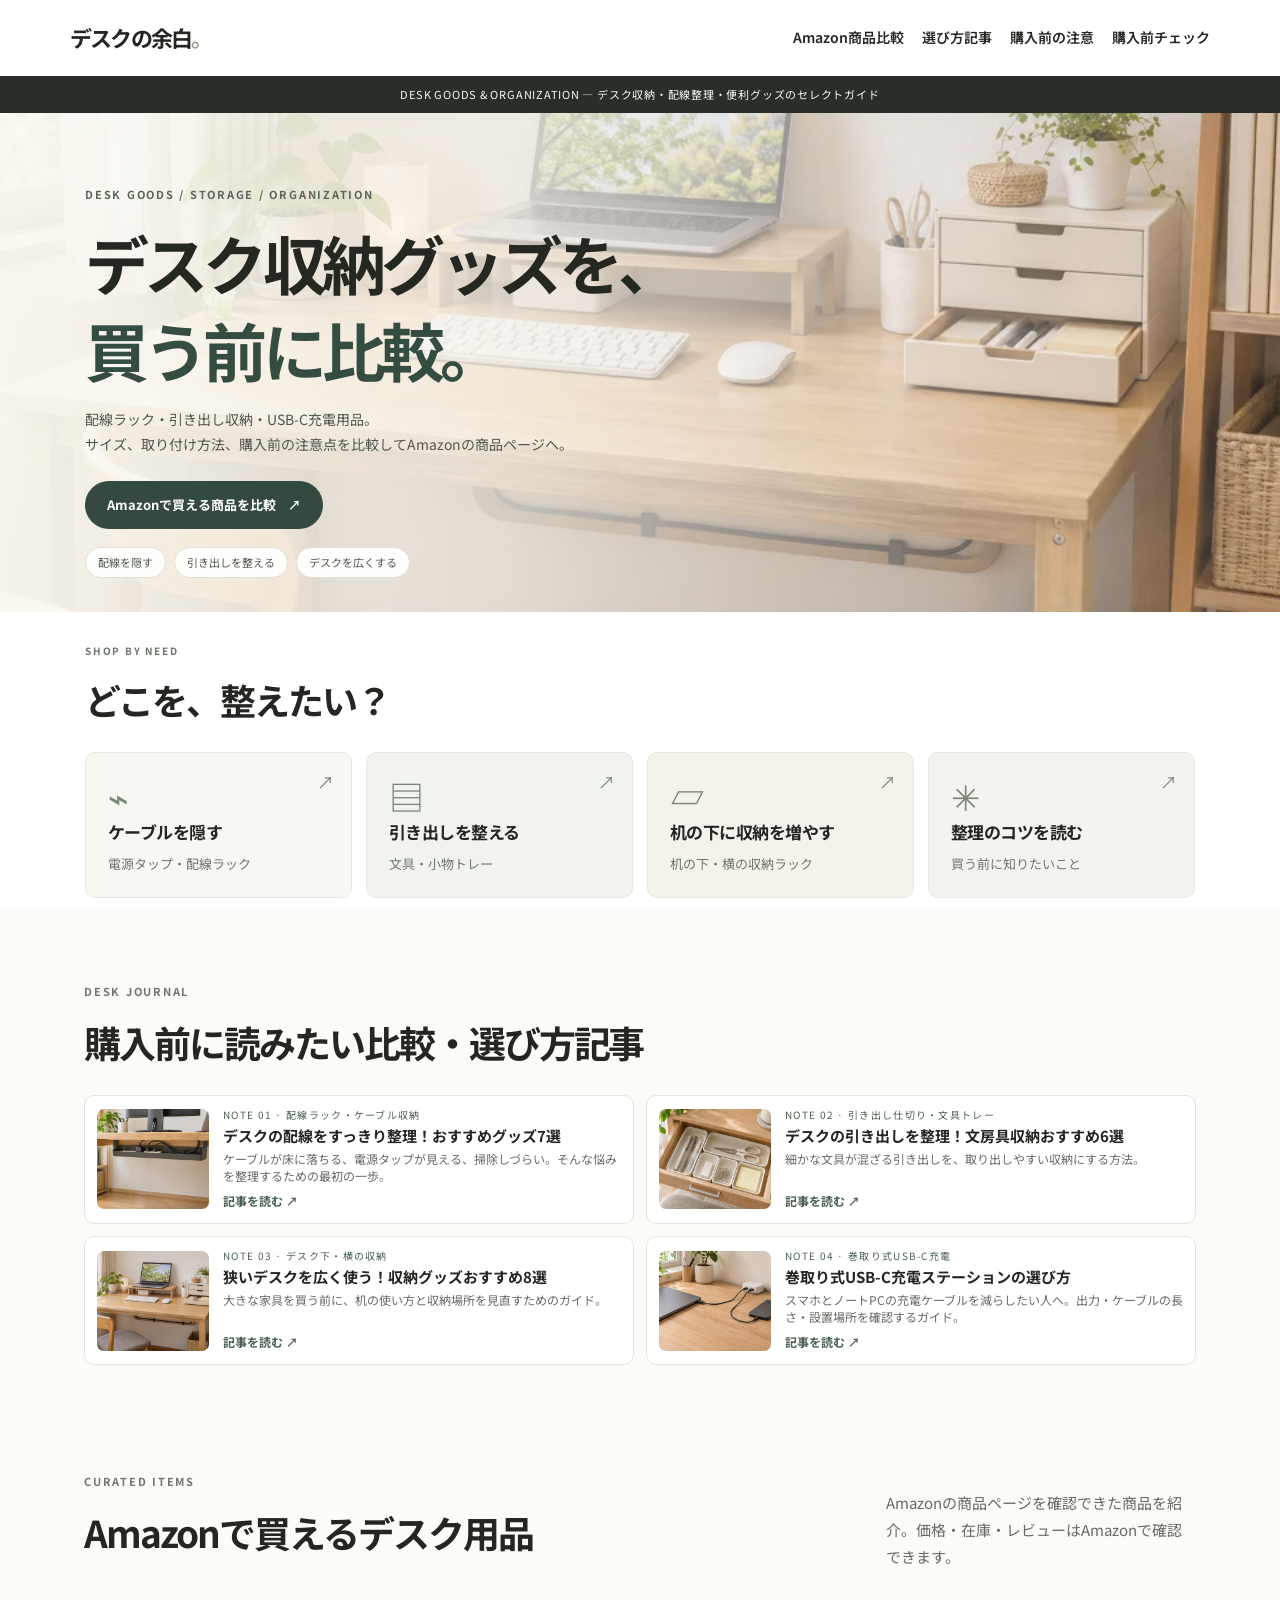
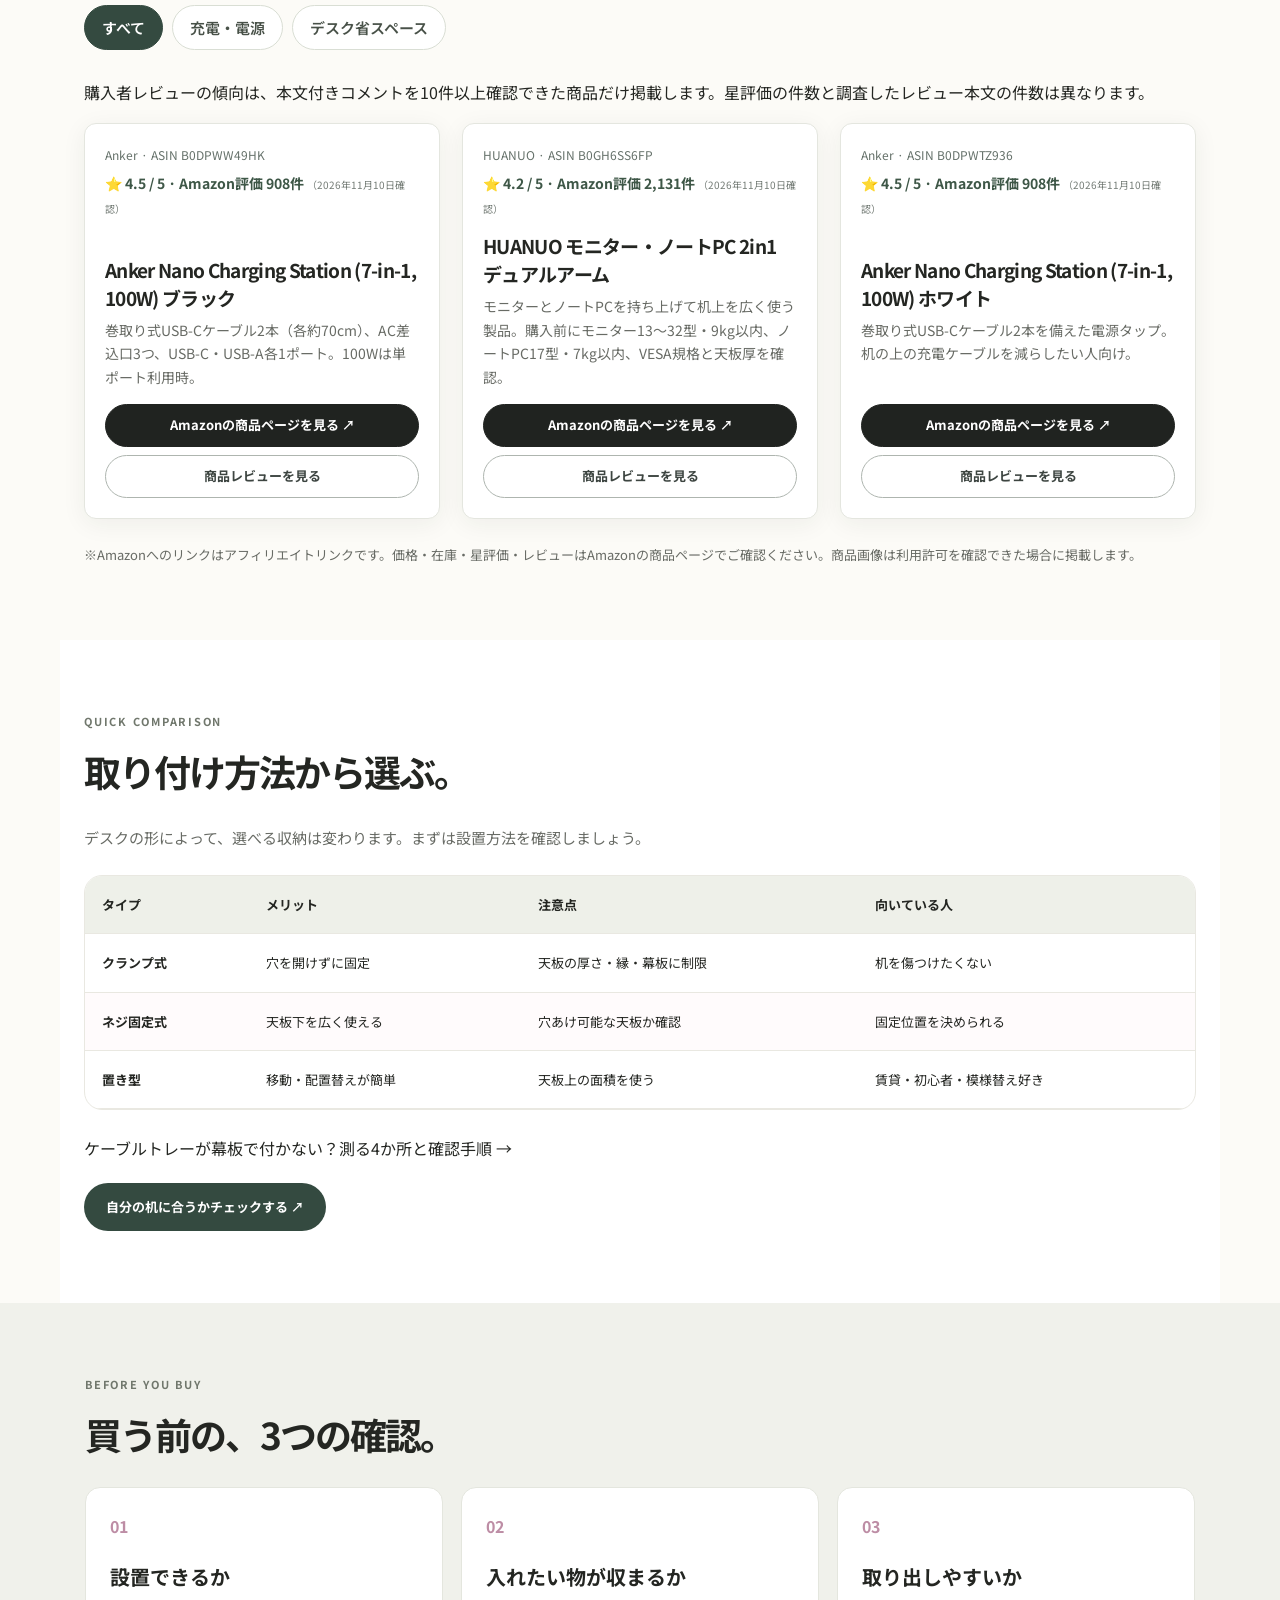
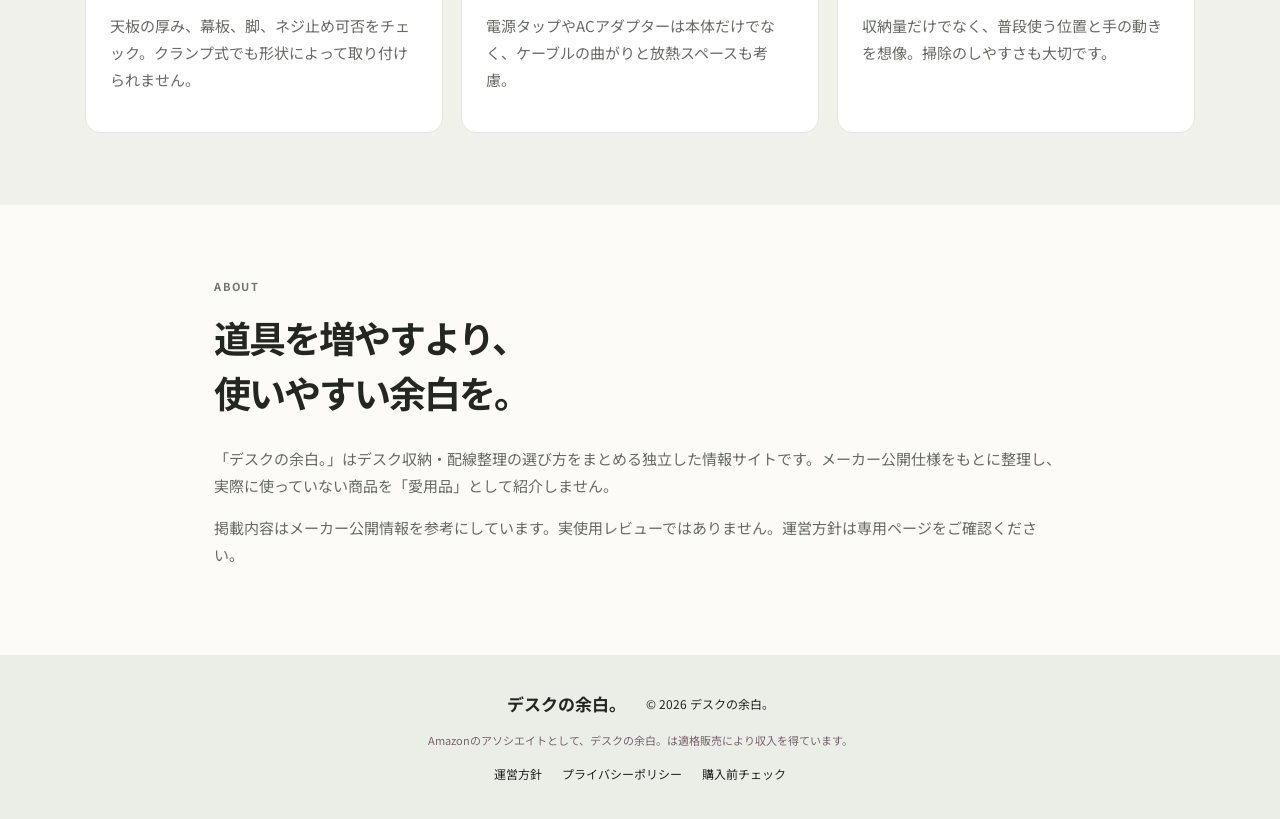
<file: index.html>
<!DOCTYPE html>

<html lang="ja"><head><meta charset="utf-8"/><meta content="width=device-width,initial-scale=1" name="viewport"/><meta content="デスクの配線整理、狭い机の収納、引き出し整理に役立つおすすめグッズを比較。設置条件や選び方を分かりやすく紹介する「デスクの余白。」。" name="description"/><title>デスク収納・配線整理のおすすめ商品比較｜デスクの余白。</title><link href="style.css" rel="stylesheet"/><!-- Cloudflare Web Analytics --><script type='module' src='https://static.cloudflareinsights.com/beacon.min.js' data-cf-beacon='{"token": "b279277d8dfe49c0ad2bdf793476e3ce"}'></script><!-- End Cloudflare Web Analytics --><script type="application/ld+json">{"@context": "https://schema.org", "@type": "WebSite", "name": "デスクの余白。", "url": "https://desk-no-yohaku.pages.dev/", "inLanguage": "ja", "description": "デスクの配線整理、狭い机の収納、引き出し整理に役立つおすすめグッズを比較。設置条件や選び方を分かりやすく紹介する「デスクの余白。」。"}</script><link rel="canonical" href="https://desk-no-yohaku.pages.dev/"></head><body><header class="site-header"><a class="brand" href="./">デスクの余白<span>。</span></a><nav><a href="#products">Amazon商品比較</a><a href="#articles">選び方記事</a><a href="#guide">購入前の注意</a><a href="/check">購入前チェック</a></nav></header><main><div class="announcement">DESK GOODS & ORGANIZATION — デスク収納・配線整理・便利グッズのセレクトガイド</div><section class="hero hero-photo"><div class="hero-photo-image" aria-hidden="true"></div><div class="hero-photo-shade" aria-hidden="true"></div><div class="eyebrow">DESK GOODS / STORAGE / ORGANIZATION</div><h1>デスク収納グッズを、<br/><em>買う前に比較。</em></h1><p>配線ラック・引き出し収納・USB-C充電用品。<br/>サイズ、取り付け方法、購入前の注意点を比較してAmazonの商品ページへ。</p><a class="hero-cta" href="#products">Amazonで買える商品を比較 <span>↗</span></a><div class="hero-bottom"><span>配線を隠す</span><span>引き出しを整える</span><span>デスクを広くする</span></div></section><section class="shop-paths" aria-label="デスク用品の探し方"><div class="shop-paths-inner"><div class="shop-kicker">SHOP BY NEED</div><h2>どこを、整えたい？</h2><div class="path-grid"><a href="/notes/cable-goods-7"><span class="path-symbol">⌁</span><strong>ケーブルを隠す</strong><small>電源タップ・配線ラック</small><span class="path-arrow">↗</span></a><a href="/notes/drawer-goods-6"><span class="path-symbol">▤</span><strong>引き出しを整える</strong><small>文具・小物トレー</small><span class="path-arrow">↗</span></a><a href="/notes/small-desk-goods-8"><span class="path-symbol">▱</span><strong>机の下に収納を増やす</strong><small>机の下・横の収納ラック</small><span class="path-arrow">↗</span></a><a href="#articles"><span class="path-symbol">✳</span><strong>整理のコツを読む</strong><small>買う前に知りたいこと</small><span class="path-arrow">↗</span></a></div></div></section><section class="section article-section" id="articles"><div class="eyebrow">DESK JOURNAL</div><h2>購入前に読みたい比較・選び方記事</h2><div class="article-grid"><a class="article-tile" href="/notes/cable-goods-7"><img class="article-thumb-photo" src="assets/cable-generated.webp" alt="机の下にまとめられたケーブルのイメージ（AI生成）" loading="lazy" decoding="async"><span class="article-number">NOTE 01 · 配線ラック・ケーブル収納</span><h3>デスクの配線をすっきり整理！おすすめグッズ7選</h3><p>ケーブルが床に落ちる、電源タップが見える、掃除しづらい。そんな悩みを整理するための最初の一歩。</p><span class="read-more">記事を読む ↗</span></a><a class="article-tile" href="/notes/drawer-goods-6"><img class="article-thumb-photo" src="assets/drawer-generated.webp" alt="文房具を並べたデスクのイメージ（AI生成）" loading="lazy" decoding="async"><span class="article-number">NOTE 02 · 引き出し仕切り・文具トレー</span><h3>デスクの引き出しを整理！文房具収納おすすめ6選</h3><p>細かな文具が混ざる引き出しを、取り出しやすい収納にする方法。</p><span class="read-more">記事を読む ↗</span></a><a class="article-tile" href="/notes/small-desk-goods-8"><img class="article-thumb-photo" src="assets/small-desk-generated.webp" alt="棚を使ったデスク収納のイメージ（AI生成）" loading="lazy" decoding="async"><span class="article-number">NOTE 03 · デスク下・横の収納</span><h3>狭いデスクを広く使う！収納グッズおすすめ8選</h3><p>大きな家具を買う前に、机の使い方と収納場所を見直すためのガイド。</p><span class="read-more">記事を読む ↗</span></a><a class="article-tile" href="/notes/retractable-usbc-charging"><img class="article-thumb-photo" src="assets/charging-generated.webp" alt="デスクのUSB充電設備のイメージ（AI生成）" loading="lazy" decoding="async"><span class="article-number">NOTE 04 · 巻取り式USB-C充電</span><h3>巻取り式USB-C充電ステーションの選び方</h3><p>スマホとノートPCの充電ケーブルを減らしたい人へ。出力・ケーブルの長さ・設置場所を確認するガイド。</p><span class="read-more">記事を読む ↗</span></a></div></section><section class="section" id="products"><div class="section-top"><div><div class="eyebrow">CURATED ITEMS</div><h2>Amazonで買えるデスク用品</h2></div><p>Amazonの商品ページを確認できた商品を紹介。価格・在庫・レビューはAmazonで確認できます。</p></div><div aria-label="商品カテゴリ" class="filters" role="group"><button class="active" data-filter="すべて">すべて</button><button data-filter="充電">充電・電源</button><button data-filter="小物">デスク省スペース</button></div><p class="review-policy-note">購入者レビューの傾向は、本文付きコメントを10件以上確認できた商品だけ掲載します。星評価の件数と調査したレビュー本文の件数は異なります。</p><div class="products"><article class="product" data-category="充電"><div class="product-body"><div class="micro">Anker · ASIN B0DPWW49HK</div><p class="rating-evidence">⭐ 4.5 / 5 · Amazon評価 908件 <small>（2026年11月10日確認）</small></p><h3>Anker Nano Charging Station (7-in-1, 100W) ブラック</h3><p>巻取り式USB-Cケーブル2本（各約70cm）、AC差込口3つ、USB-C・USB-A各1ポート。100Wは単ポート利用時。</p><div class="actions amazon-actions"><a class="primary" href="https://www.amazon.co.jp/dp/B0DPWW49HK?tag=moon12-22" rel="sponsored noopener noreferrer" target="_blank">Amazonの商品ページを見る ↗</a><a class="secondary" href="https://www.amazon.co.jp/dp/B0DPWW49HK?tag=moon12-22#customerReviews" rel="sponsored noopener noreferrer" target="_blank">商品レビューを見る</a></div></div></article><article class="product" data-category="小物"><div class="product-body"><div class="micro">HUANUO · ASIN B0GH6SS6FP</div><p class="rating-evidence">⭐ 4.2 / 5 · Amazon評価 2,131件 <small>（2026年11月10日確認）</small></p><h3>HUANUO モニター・ノートPC 2in1 デュアルアーム</h3><p>モニターとノートPCを持ち上げて机上を広く使う製品。購入前にモニター13〜32型・9kg以内、ノートPC17型・7kg以内、VESA規格と天板厚を確認。</p><div class="actions amazon-actions"><a class="primary" href="https://www.amazon.co.jp/dp/B0GH6SS6FP?tag=moon12-22" rel="sponsored noopener noreferrer" target="_blank">Amazonの商品ページを見る ↗</a><a class="secondary" href="https://www.amazon.co.jp/dp/B0GH6SS6FP?tag=moon12-22#customerReviews" rel="sponsored noopener noreferrer" target="_blank">商品レビューを見る</a></div></div></article><article class="product" data-category="充電"><div class="product-body"><div class="micro">Anker · ASIN B0DPWTZ936</div><p class="rating-evidence">⭐ 4.5 / 5 · Amazon評価 908件 <small>（2026年11月10日確認）</small></p><h3>Anker Nano Charging Station (7-in-1, 100W) ホワイト</h3><p>巻取り式USB-Cケーブル2本を備えた電源タップ。机の上の充電ケーブルを減らしたい人向け。</p><div class="actions amazon-actions"><a class="primary" href="https://www.amazon.co.jp/dp/B0DPWTZ936?tag=moon12-22" rel="sponsored noopener noreferrer" target="_blank">Amazonの商品ページを見る ↗</a><a class="secondary" href="https://www.amazon.co.jp/dp/B0DPWTZ936?tag=moon12-22#customerReviews" rel="sponsored noopener noreferrer" target="_blank">商品レビューを見る</a></div></div></article></div><p class="disclaimer">※Amazonへのリンクはアフィリエイトリンクです。価格・在庫・星評価・レビューはAmazonの商品ページでご確認ください。商品画像は利用許可を確認できた場合に掲載します。</p></section><section class="section comparison" id="compare"><div class="eyebrow">QUICK COMPARISON</div><h2>取り付け方法から選ぶ。</h2><p class="comparison-lead">デスクの形によって、選べる収納は変わります。まずは設置方法を確認しましょう。</p><div class="table-scroll"><table class="compare-table"><thead><tr><th>タイプ</th><th>メリット</th><th>注意点</th><th>向いている人</th></tr></thead><tbody><tr><th>クランプ式</th><td>穴を開けずに固定</td><td>天板の厚さ・縁・幕板に制限</td><td>机を傷つけたくない</td></tr><tr><th>ネジ固定式</th><td>天板下を広く使える</td><td>穴あけ可能な天板か確認</td><td>固定位置を決められる</td></tr><tr><th>置き型</th><td>移動・配置替えが簡単</td><td>天板上の面積を使う</td><td>賃貸・初心者・模様替え好き</td></tr></tbody></table></div><p><a href="/notes/cable-management#tray-fit">ケーブルトレーが幕板で付かない？測る4か所と確認手順 →</a></p><a class="check-cta" href="/check">自分の机に合うかチェックする ↗</a></section><section class="section guide" id="guide"><div class="eyebrow">BEFORE YOU BUY</div><h2>買う前の、3つの確認。</h2><div class="steps"><article><span>01</span><h3>設置できるか</h3><p>天板の厚み、幕板、脚、ネジ止め可否をチェック。クランプ式でも形状によって取り付けられません。</p></article><article><span>02</span><h3>入れたい物が収まるか</h3><p>電源タップやACアダプターは本体だけでなく、ケーブルの曲がりと放熱スペースも考慮。</p></article><article><span>03</span><h3>取り出しやすいか</h3><p>収納量だけでなく、普段使う位置と手の動きを想像。掃除のしやすさも大切です。</p></article></div></section><section class="section about" id="about"><div class="eyebrow">ABOUT</div><h2>道具を増やすより、<br/>使いやすい余白を。</h2><p>「デスクの余白。」はデスク収納・配線整理の選び方をまとめる独立した情報サイトです。メーカー公開仕様をもとに整理し、実際に使っていない商品を「愛用品」として紹介しません。</p><p>掲載内容はメーカー公開情報を参考にしています。実使用レビューではありません。運営方針は専用ページをご確認ください。</p></section></main><footer><strong>デスクの余白。</strong><span>© 2026 デスクの余白。</span><small>Amazonのアソシエイトとして、デスクの余白。は適格販売により収入を得ています。</small><a href="/about">運営方針</a> <a href="/privacy">プライバシーポリシー</a><a href="/check">購入前チェック</a></footer><script src="script.js"></script></body></html>
</file>
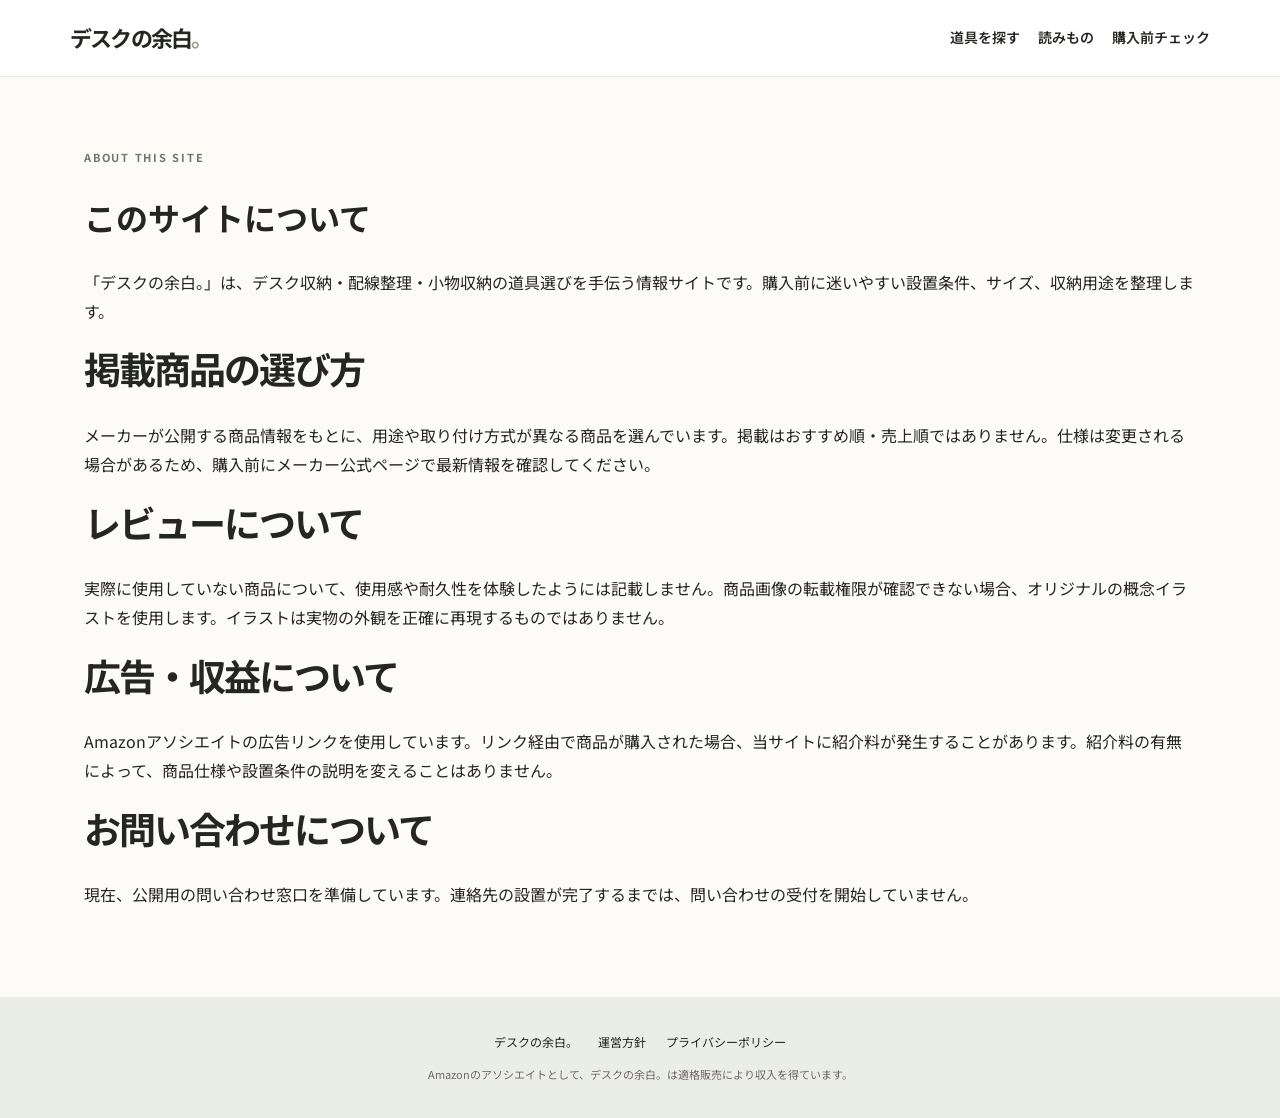
<file: about.html>
<!doctype html><html lang="ja"><head><meta charset="utf-8"><meta name="viewport" content="width=device-width,initial-scale=1"><meta name="description" content="デスク収納用品の比較・選び方を、メーカー公表情報と設置条件に基づいて紹介します。"><title>運営方針｜デスクの余白。</title><link rel="stylesheet" href="style.css"><script type="application/ld+json">{"@context": "https://schema.org", "@type": "AboutPage", "name": "このサイトについて", "url": "https://desk-no-yohaku.pages.dev/about", "inLanguage": "ja", "description": "デスク収納用品の比較・選び方を、メーカー公表情報と設置条件に基づいて紹介します。"}</script><link rel="canonical" href="https://desk-no-yohaku.pages.dev/about"></head><body><header class="site-header"><a class="brand" href="./">デスクの余白<span>。</span></a><nav><a href="./#products">道具を探す</a><a href="./#articles">読みもの</a><a href="/check">購入前チェック</a></nav></header><main class="section extra-page"><div class="eyebrow">ABOUT THIS SITE</div><h1>このサイトについて</h1><p>「デスクの余白。」は、デスク収納・配線整理・小物収納の道具選びを手伝う情報サイトです。購入前に迷いやすい設置条件、サイズ、収納用途を整理します。</p><h2>掲載商品の選び方</h2><p>メーカーが公開する商品情報をもとに、用途や取り付け方式が異なる商品を選んでいます。掲載はおすすめ順・売上順ではありません。仕様は変更される場合があるため、購入前にメーカー公式ページで最新情報を確認してください。</p><h2>レビューについて</h2><p>実際に使用していない商品について、使用感や耐久性を体験したようには記載しません。商品画像の転載権限が確認できない場合、オリジナルの概念イラストを使用します。イラストは実物の外観を正確に再現するものではありません。</p><h2>広告・収益について</h2><p>Amazonアソシエイトの広告リンクを使用しています。リンク経由で商品が購入された場合、当サイトに紹介料が発生することがあります。紹介料の有無によって、商品仕様や設置条件の説明を変えることはありません。</p><h2>お問い合わせについて</h2><p>現在、公開用の問い合わせ窓口を準備しています。連絡先の設置が完了するまでは、問い合わせの受付を開始していません。</p></main><footer><a href="./">デスクの余白。</a><a href="/about">運営方針</a><a href="/privacy">プライバシーポリシー</a><small>Amazonのアソシエイトとして、デスクの余白。は適格販売により収入を得ています。</small></footer><!-- Cloudflare Web Analytics --><script type='module' src='https://static.cloudflareinsights.com/beacon.min.js' data-cf-beacon='{"token": "b279277d8dfe49c0ad2bdf793476e3ce"}'></script><!-- End Cloudflare Web Analytics --></body></html>
</file>
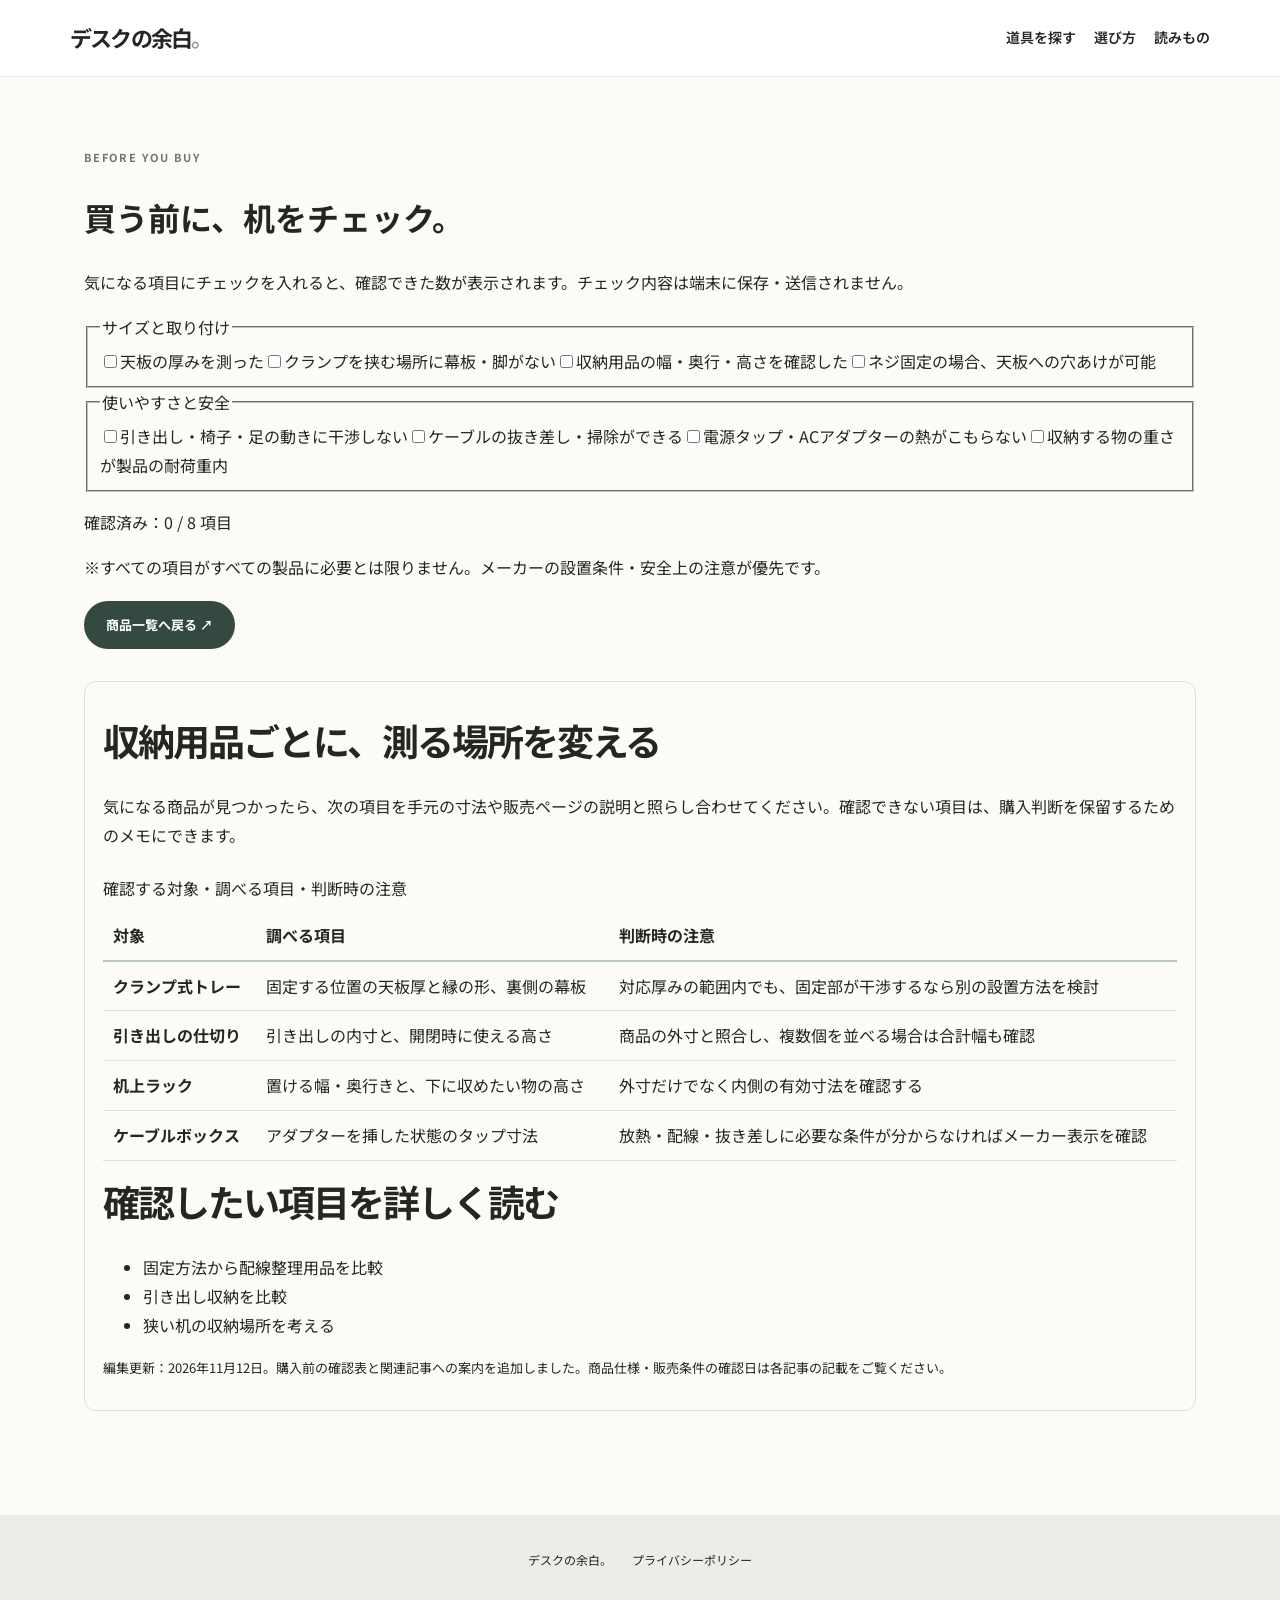
<file: check.html>
<!doctype html><html lang="ja"><head><meta charset="utf-8"><meta name="viewport" content="width=device-width,initial-scale=1"><meta name="description" content="デスク収納を購入する前に、天板サイズ・固定方法・電源周りを確認する無料チェックリスト。"><title>購入前チェックリスト｜デスクの余白。</title><link rel="stylesheet" href="style.css"><script type="application/ld+json">{"@context": "https://schema.org", "@type": "WebPage", "name": "買う前に、机をチェック。", "url": "https://desk-no-yohaku.pages.dev/check", "inLanguage": "ja", "description": "デスク収納を購入する前に、天板サイズ・固定方法・電源周りを確認する無料チェックリスト。"}</script><link rel="canonical" href="https://desk-no-yohaku.pages.dev/check"></head><body><header class="site-header"><a class="brand" href="./">デスクの余白<span>。</span></a><nav><a href="./#products">道具を探す</a><a href="./#guide">選び方</a><a href="./#articles">読みもの</a></nav></header><main class="section checklist"><div class="eyebrow">BEFORE YOU BUY</div><h1>買う前に、机をチェック。</h1><p>気になる項目にチェックを入れると、確認できた数が表示されます。チェック内容は端末に保存・送信されません。</p><form id="check-form"><fieldset><legend>サイズと取り付け</legend><label><input type="checkbox">天板の厚みを測った</label><label><input type="checkbox">クランプを挟む場所に幕板・脚がない</label><label><input type="checkbox">収納用品の幅・奥行・高さを確認した</label><label><input type="checkbox">ネジ固定の場合、天板への穴あけが可能</label></fieldset><fieldset><legend>使いやすさと安全</legend><label><input type="checkbox">引き出し・椅子・足の動きに干渉しない</label><label><input type="checkbox">ケーブルの抜き差し・掃除ができる</label><label><input type="checkbox">電源タップ・ACアダプターの熱がこもらない</label><label><input type="checkbox">収納する物の重さが製品の耐荷重内</label></fieldset></form><p class="check-result" role="status" aria-live="polite">確認済み：<span id="done">0</span> / 8 項目</p><p class="note">※すべての項目がすべての製品に必要とは限りません。メーカーの設置条件・安全上の注意が優先です。</p><a class="check-cta" href="./#products">商品一覧へ戻る ↗</a><section id="purchase-comparison" style="margin:32px 0;padding:18px;border:1px solid #dce3de;border-radius:12px"><h2>収納用品ごとに、測る場所を変える</h2><p>気になる商品が見つかったら、次の項目を手元の寸法や販売ページの説明と照らし合わせてください。確認できない項目は、購入判断を保留するためのメモにできます。</p><div role="region" aria-label="購入前の確認表" tabindex="0" style="overflow-x:auto"><table style="width:100%;min-width:560px;border-collapse:collapse;text-align:left"><caption style="text-align:left;margin:8px 0">確認する対象・調べる項目・判断時の注意</caption><thead><tr><th scope="col" style="padding:10px;border-bottom:2px solid #b9c7be">対象</th><th scope="col" style="padding:10px;border-bottom:2px solid #b9c7be">調べる項目</th><th scope="col" style="padding:10px;border-bottom:2px solid #b9c7be">判断時の注意</th></tr></thead><tbody><tr><th scope="row" style="padding:10px;border-bottom:1px solid #dce3de;vertical-align:top">クランプ式トレー</th><td style="padding:10px;border-bottom:1px solid #dce3de;vertical-align:top">固定する位置の天板厚と縁の形、裏側の幕板</td><td style="padding:10px;border-bottom:1px solid #dce3de;vertical-align:top">対応厚みの範囲内でも、固定部が干渉するなら別の設置方法を検討</td></tr><tr><th scope="row" style="padding:10px;border-bottom:1px solid #dce3de;vertical-align:top">引き出しの仕切り</th><td style="padding:10px;border-bottom:1px solid #dce3de;vertical-align:top">引き出しの内寸と、開閉時に使える高さ</td><td style="padding:10px;border-bottom:1px solid #dce3de;vertical-align:top">商品の外寸と照合し、複数個を並べる場合は合計幅も確認</td></tr><tr><th scope="row" style="padding:10px;border-bottom:1px solid #dce3de;vertical-align:top">机上ラック</th><td style="padding:10px;border-bottom:1px solid #dce3de;vertical-align:top">置ける幅・奥行きと、下に収めたい物の高さ</td><td style="padding:10px;border-bottom:1px solid #dce3de;vertical-align:top">外寸だけでなく内側の有効寸法を確認する</td></tr><tr><th scope="row" style="padding:10px;border-bottom:1px solid #dce3de;vertical-align:top">ケーブルボックス</th><td style="padding:10px;border-bottom:1px solid #dce3de;vertical-align:top">アダプターを挿した状態のタップ寸法</td><td style="padding:10px;border-bottom:1px solid #dce3de;vertical-align:top">放熱・配線・抜き差しに必要な条件が分からなければメーカー表示を確認</td></tr></tbody></table></div><h2>確認したい項目を詳しく読む</h2><ul><li><a href="/notes/cable-goods-7">固定方法から配線整理用品を比較</a></li><li><a href="/notes/drawer-goods-6">引き出し収納を比較</a></li><li><a href="/notes/small-desk-goods-8">狭い机の収納場所を考える</a></li></ul><p style="font-size:13px">編集更新：2026年11月12日。購入前の確認表と関連記事への案内を追加しました。商品仕様・販売条件の確認日は各記事の記載をご覧ください。</p></section></main><footer><a href="./">デスクの余白。</a><a href="/privacy">プライバシーポリシー</a></footer><script>const boxes=[...document.querySelectorAll('#check-form input')];const out=document.querySelector('#done');boxes.forEach(x=>x.addEventListener('change',()=>{out.textContent=boxes.filter(y=>y.checked).length}));</script><!-- Cloudflare Web Analytics --><script type='module' src='https://static.cloudflareinsights.com/beacon.min.js' data-cf-beacon='{"token": "b279277d8dfe49c0ad2bdf793476e3ce"}'></script><!-- End Cloudflare Web Analytics --></body></html>
</file>
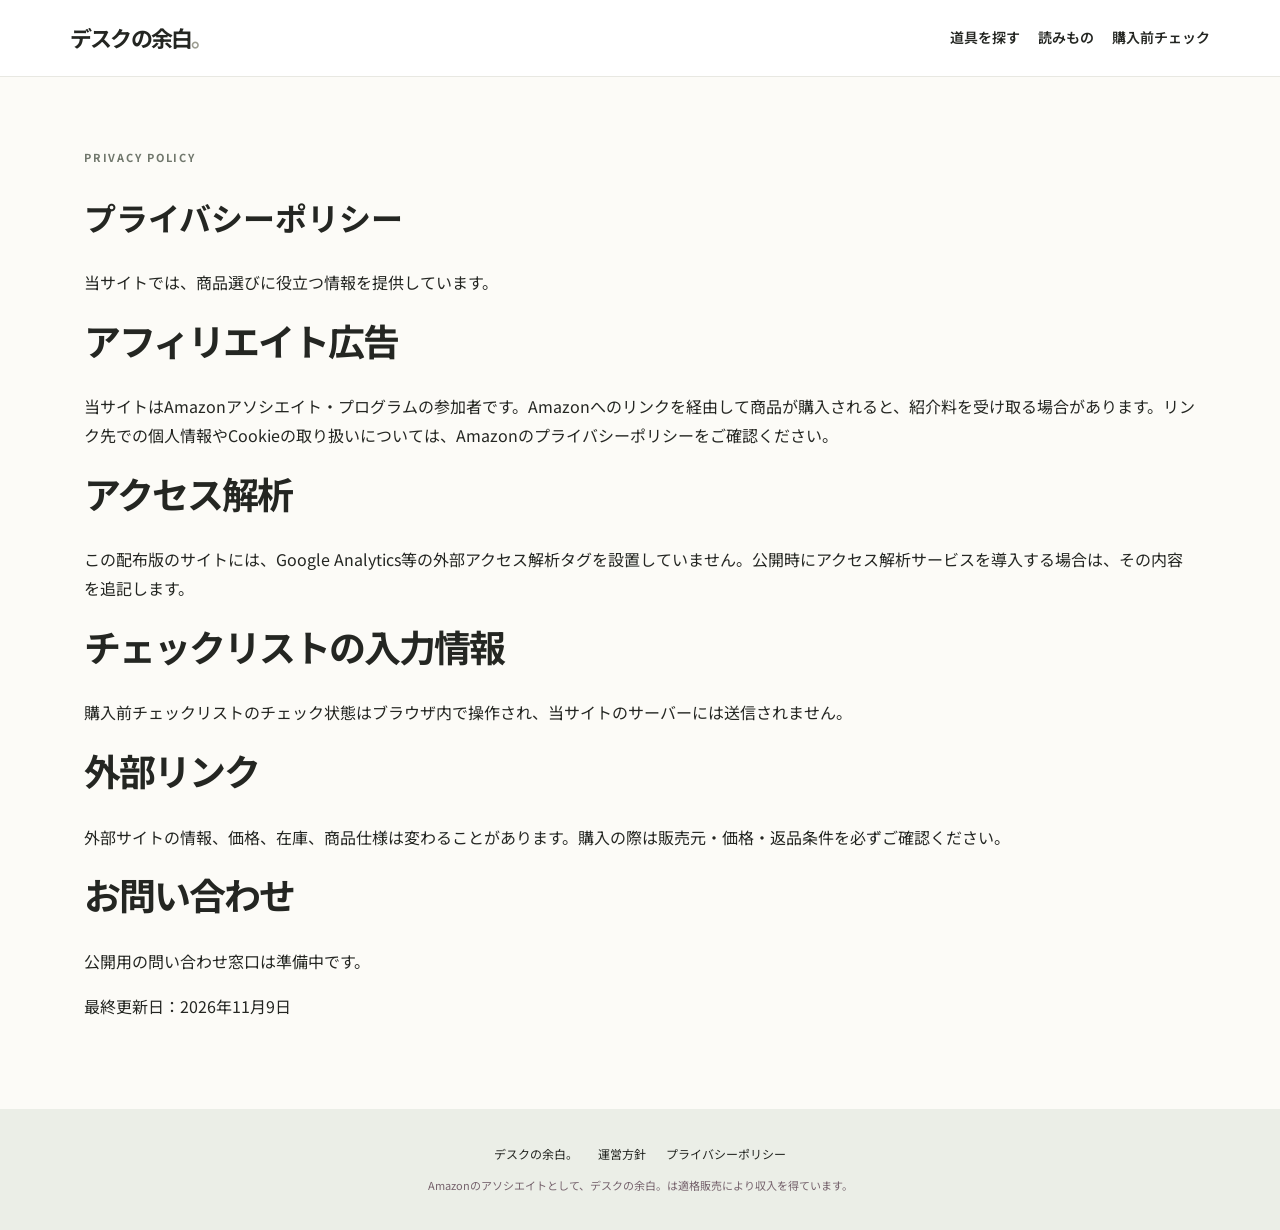
<file: privacy.html>
<!doctype html><html lang="ja"><head><meta charset="utf-8"><meta name="viewport" content="width=device-width,initial-scale=1"><meta name="description" content="デスク収納用品の比較・選び方を、メーカー公表情報と設置条件に基づいて紹介します。"><title>プライバシーポリシー｜デスクの余白。</title><link rel="stylesheet" href="style.css"><script type="application/ld+json">{"@context": "https://schema.org", "@type": "WebPage", "name": "プライバシーポリシー", "url": "https://desk-no-yohaku.pages.dev/privacy", "inLanguage": "ja", "description": "デスク収納用品の比較・選び方を、メーカー公表情報と設置条件に基づいて紹介します。"}</script><link rel="canonical" href="https://desk-no-yohaku.pages.dev/privacy"></head><body><header class="site-header"><a class="brand" href="./">デスクの余白<span>。</span></a><nav><a href="./#products">道具を探す</a><a href="./#articles">読みもの</a><a href="/check">購入前チェック</a></nav></header><main class="section extra-page"><div class="eyebrow">PRIVACY POLICY</div><h1>プライバシーポリシー</h1><p>当サイトでは、商品選びに役立つ情報を提供しています。</p><h2>アフィリエイト広告</h2><p>当サイトはAmazonアソシエイト・プログラムの参加者です。Amazonへのリンクを経由して商品が購入されると、紹介料を受け取る場合があります。リンク先での個人情報やCookieの取り扱いについては、Amazonのプライバシーポリシーをご確認ください。</p><h2>アクセス解析</h2><p>この配布版のサイトには、Google Analytics等の外部アクセス解析タグを設置していません。公開時にアクセス解析サービスを導入する場合は、その内容を追記します。</p><h2>チェックリストの入力情報</h2><p>購入前チェックリストのチェック状態はブラウザ内で操作され、当サイトのサーバーには送信されません。</p><h2>外部リンク</h2><p>外部サイトの情報、価格、在庫、商品仕様は変わることがあります。購入の際は販売元・価格・返品条件を必ずご確認ください。</p><h2>お問い合わせ</h2><p>公開用の問い合わせ窓口は準備中です。</p><p>最終更新日：2026年11月9日</p></main><footer><a href="./">デスクの余白。</a><a href="/about">運営方針</a><a href="/privacy">プライバシーポリシー</a><small>Amazonのアソシエイトとして、デスクの余白。は適格販売により収入を得ています。</small></footer><!-- Cloudflare Web Analytics --><script type='module' src='https://static.cloudflareinsights.com/beacon.min.js' data-cf-beacon='{"token": "b279277d8dfe49c0ad2bdf793476e3ce"}'></script><!-- End Cloudflare Web Analytics --></body></html>
</file>
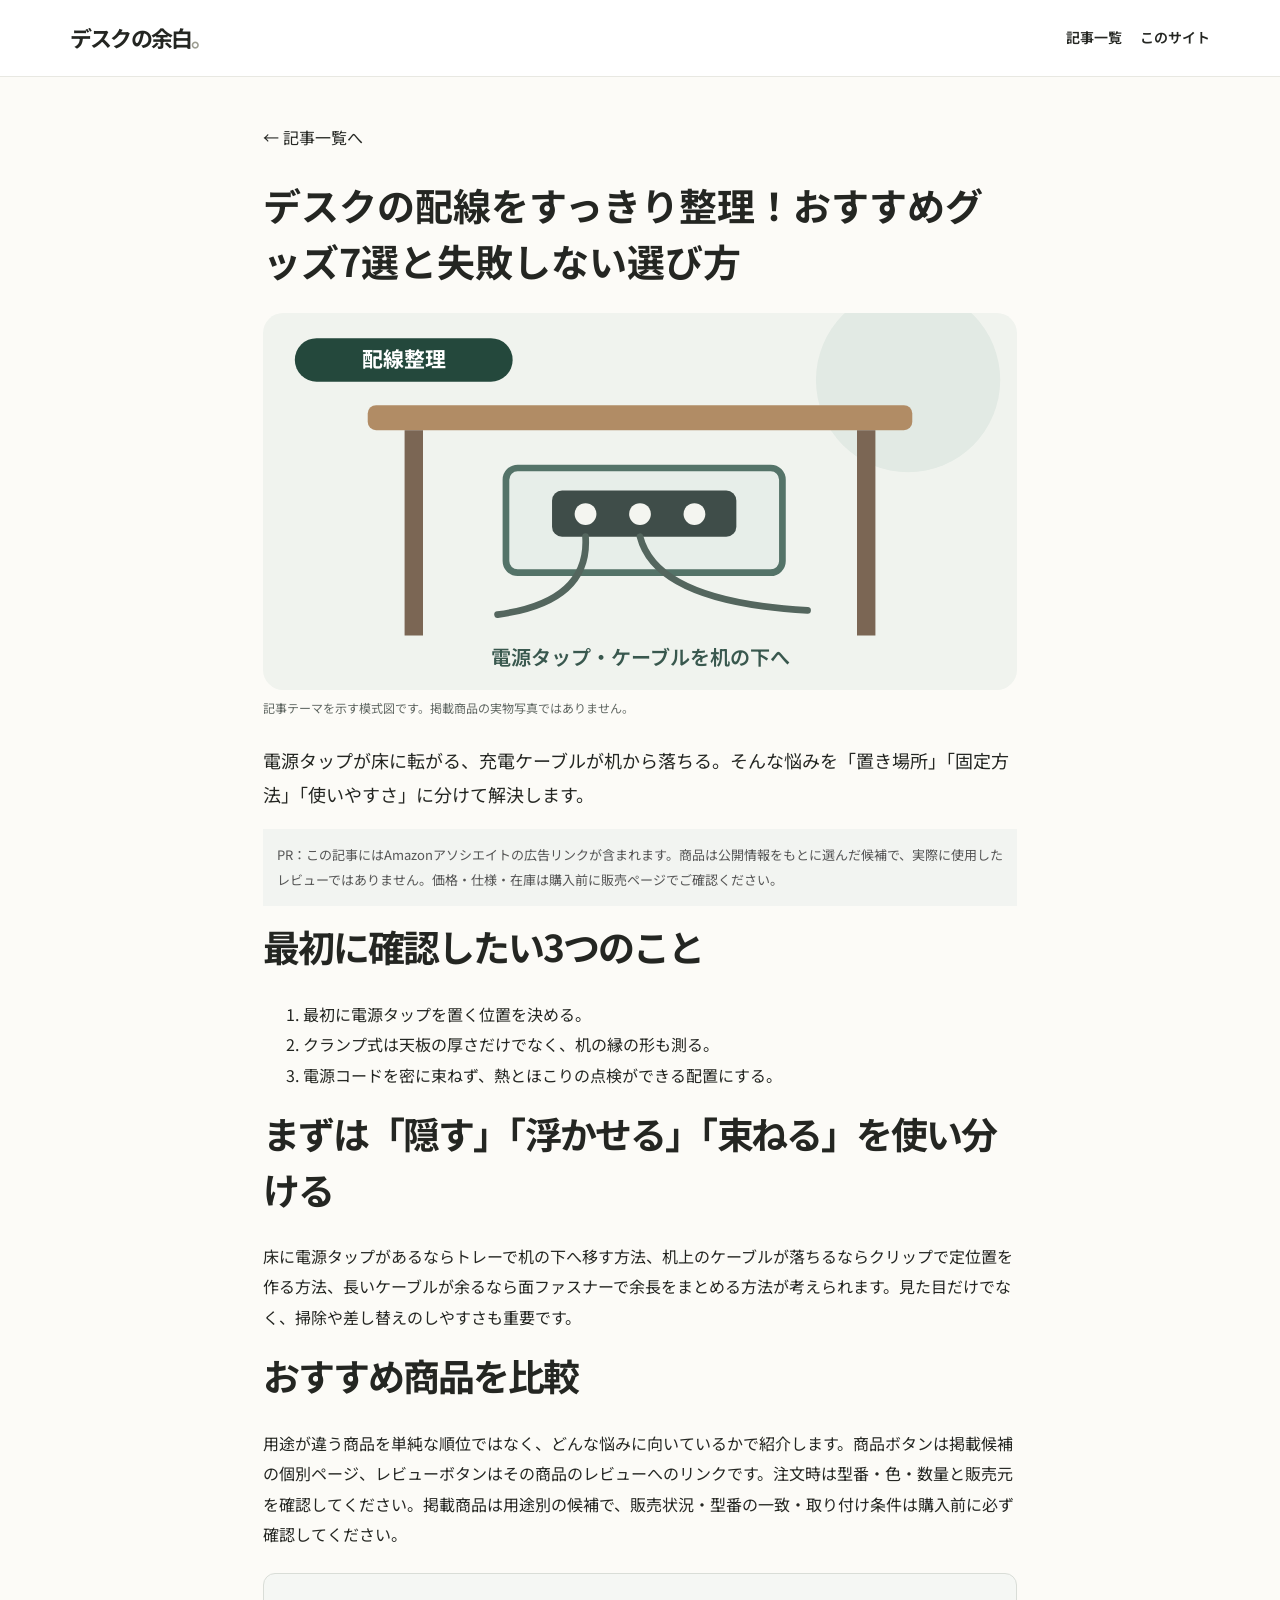
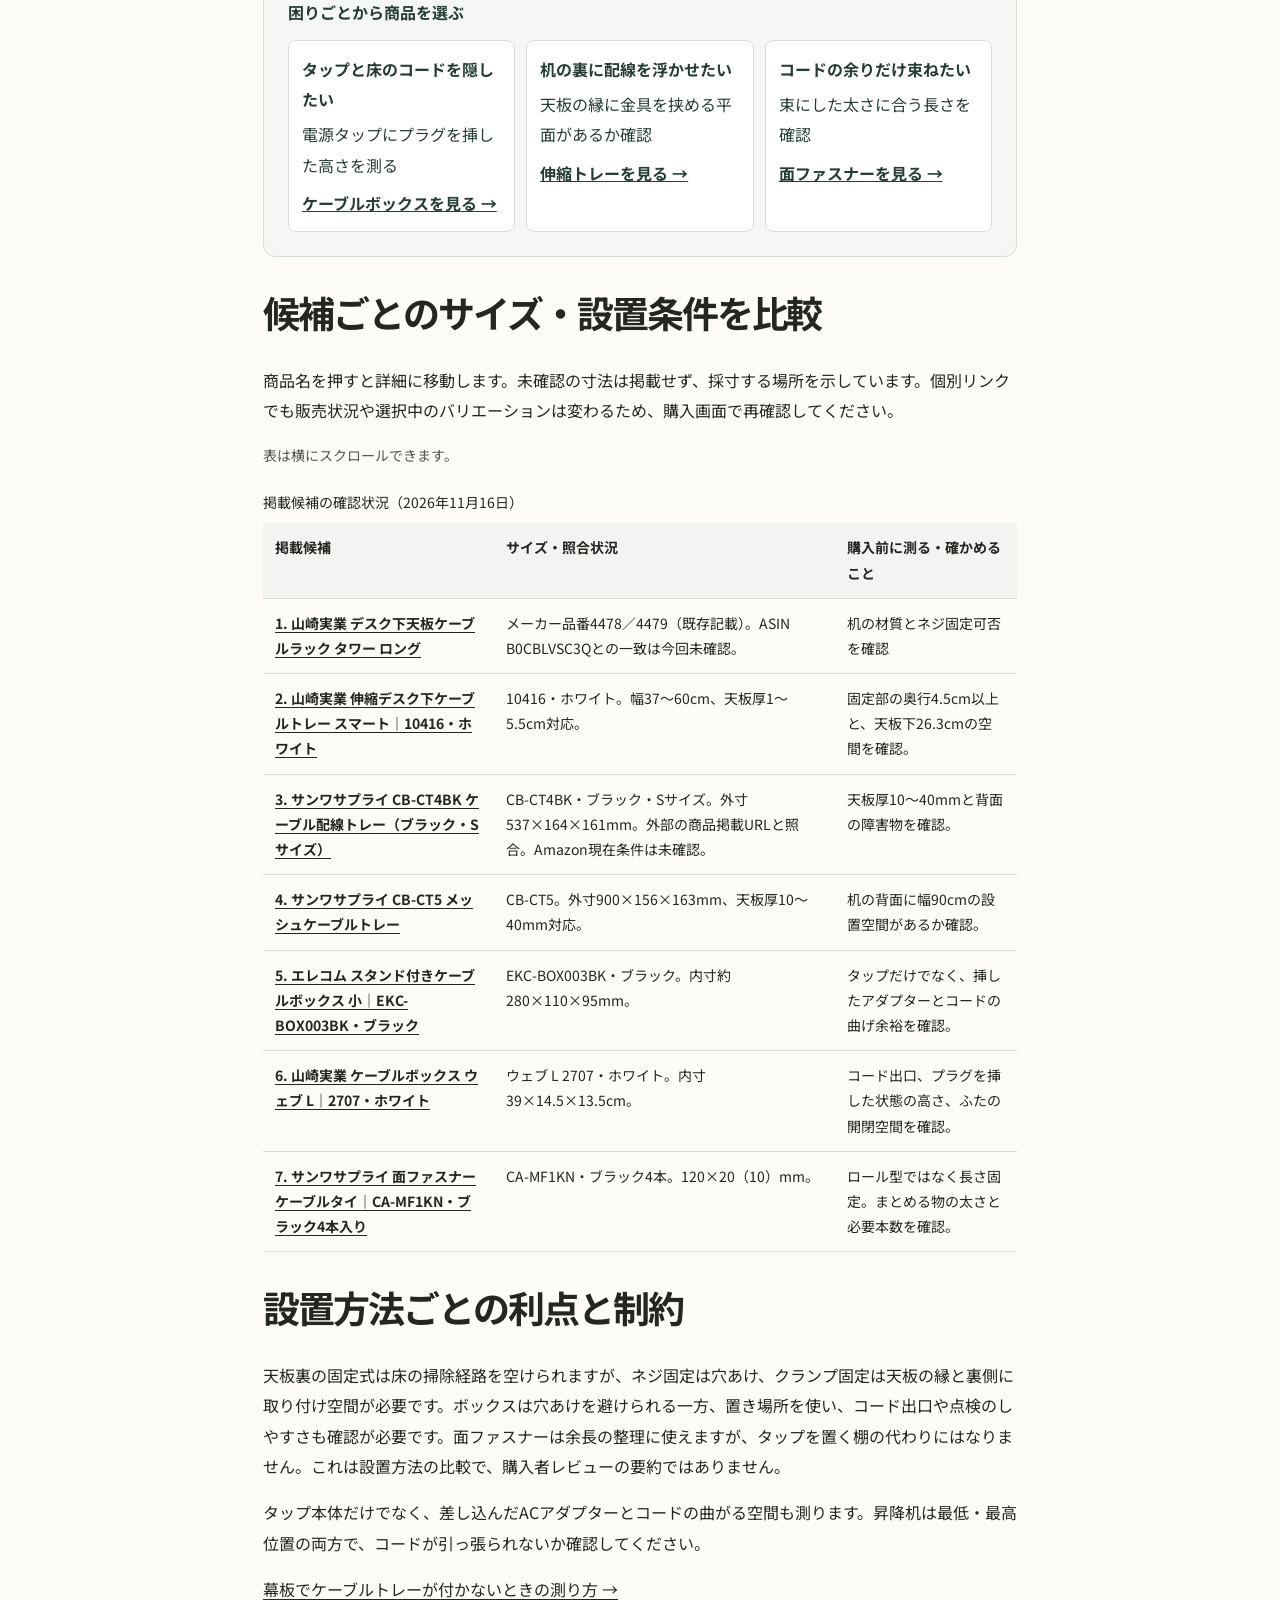
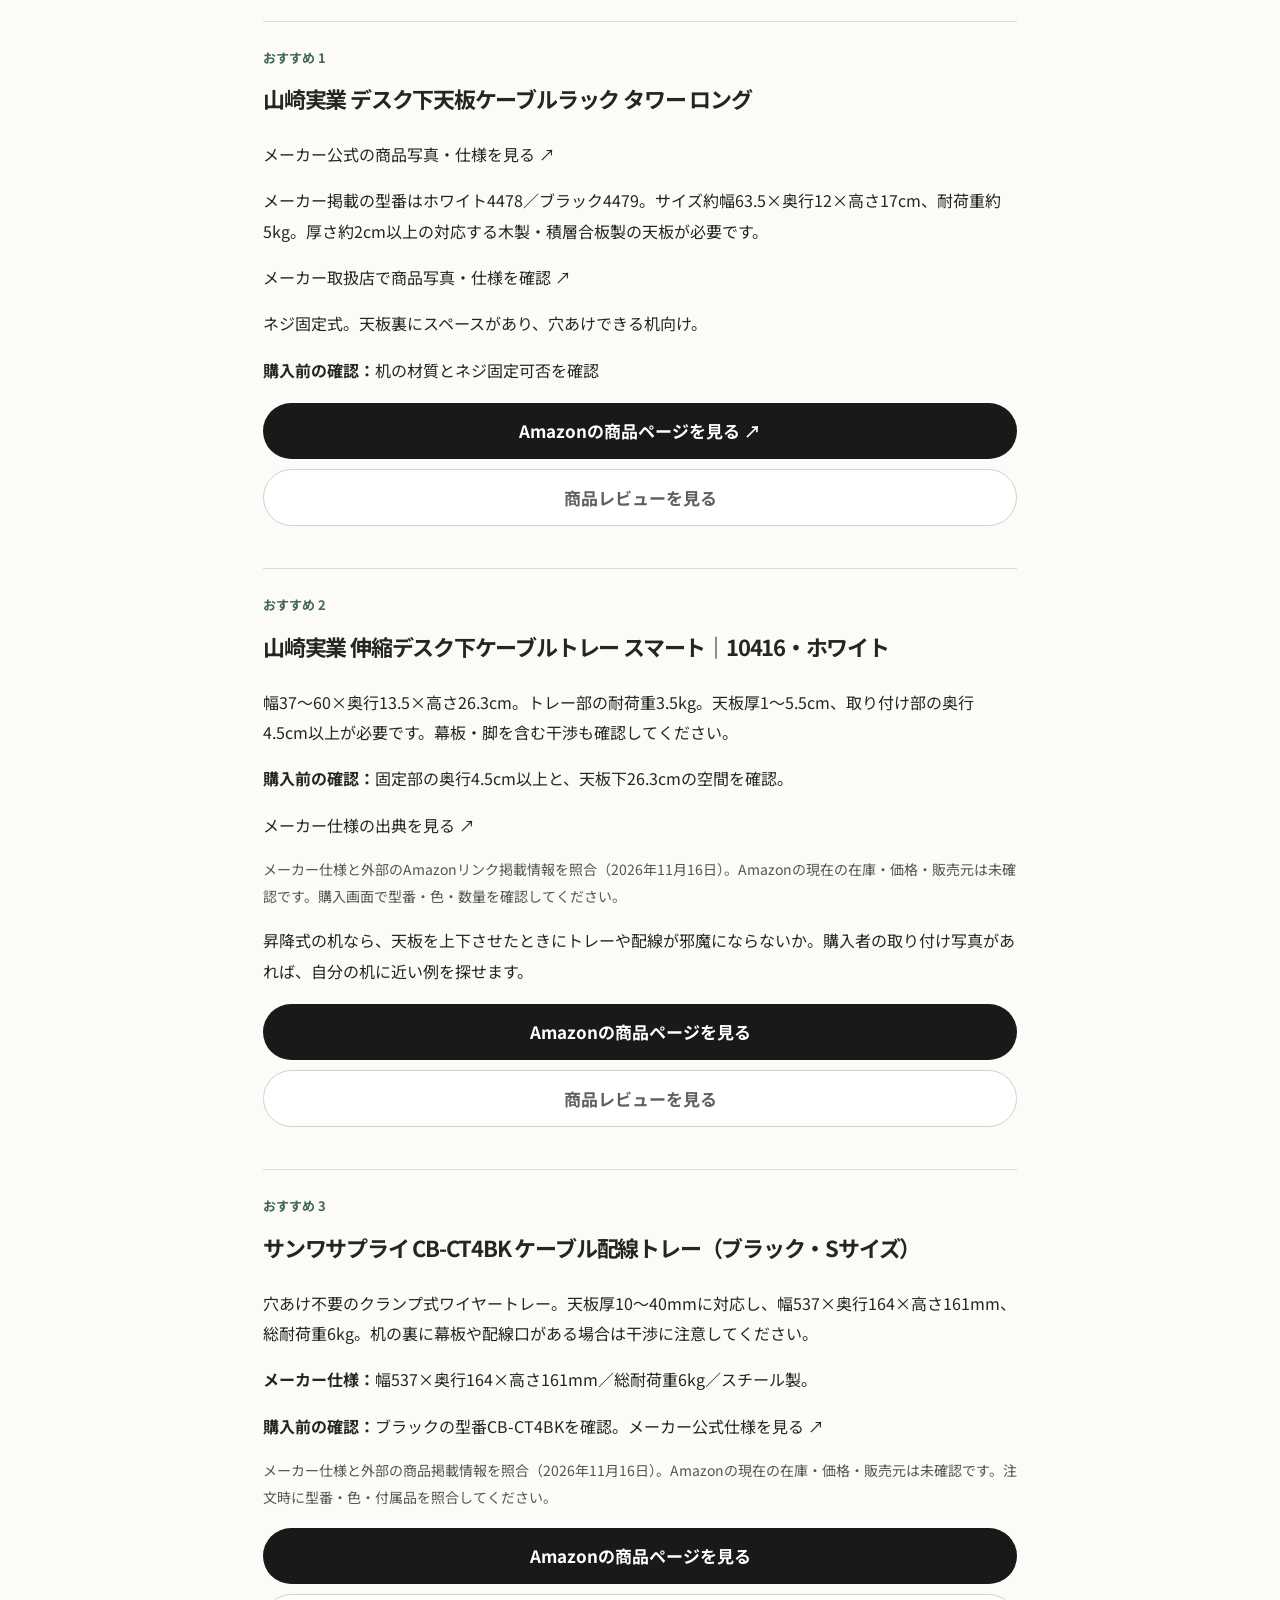
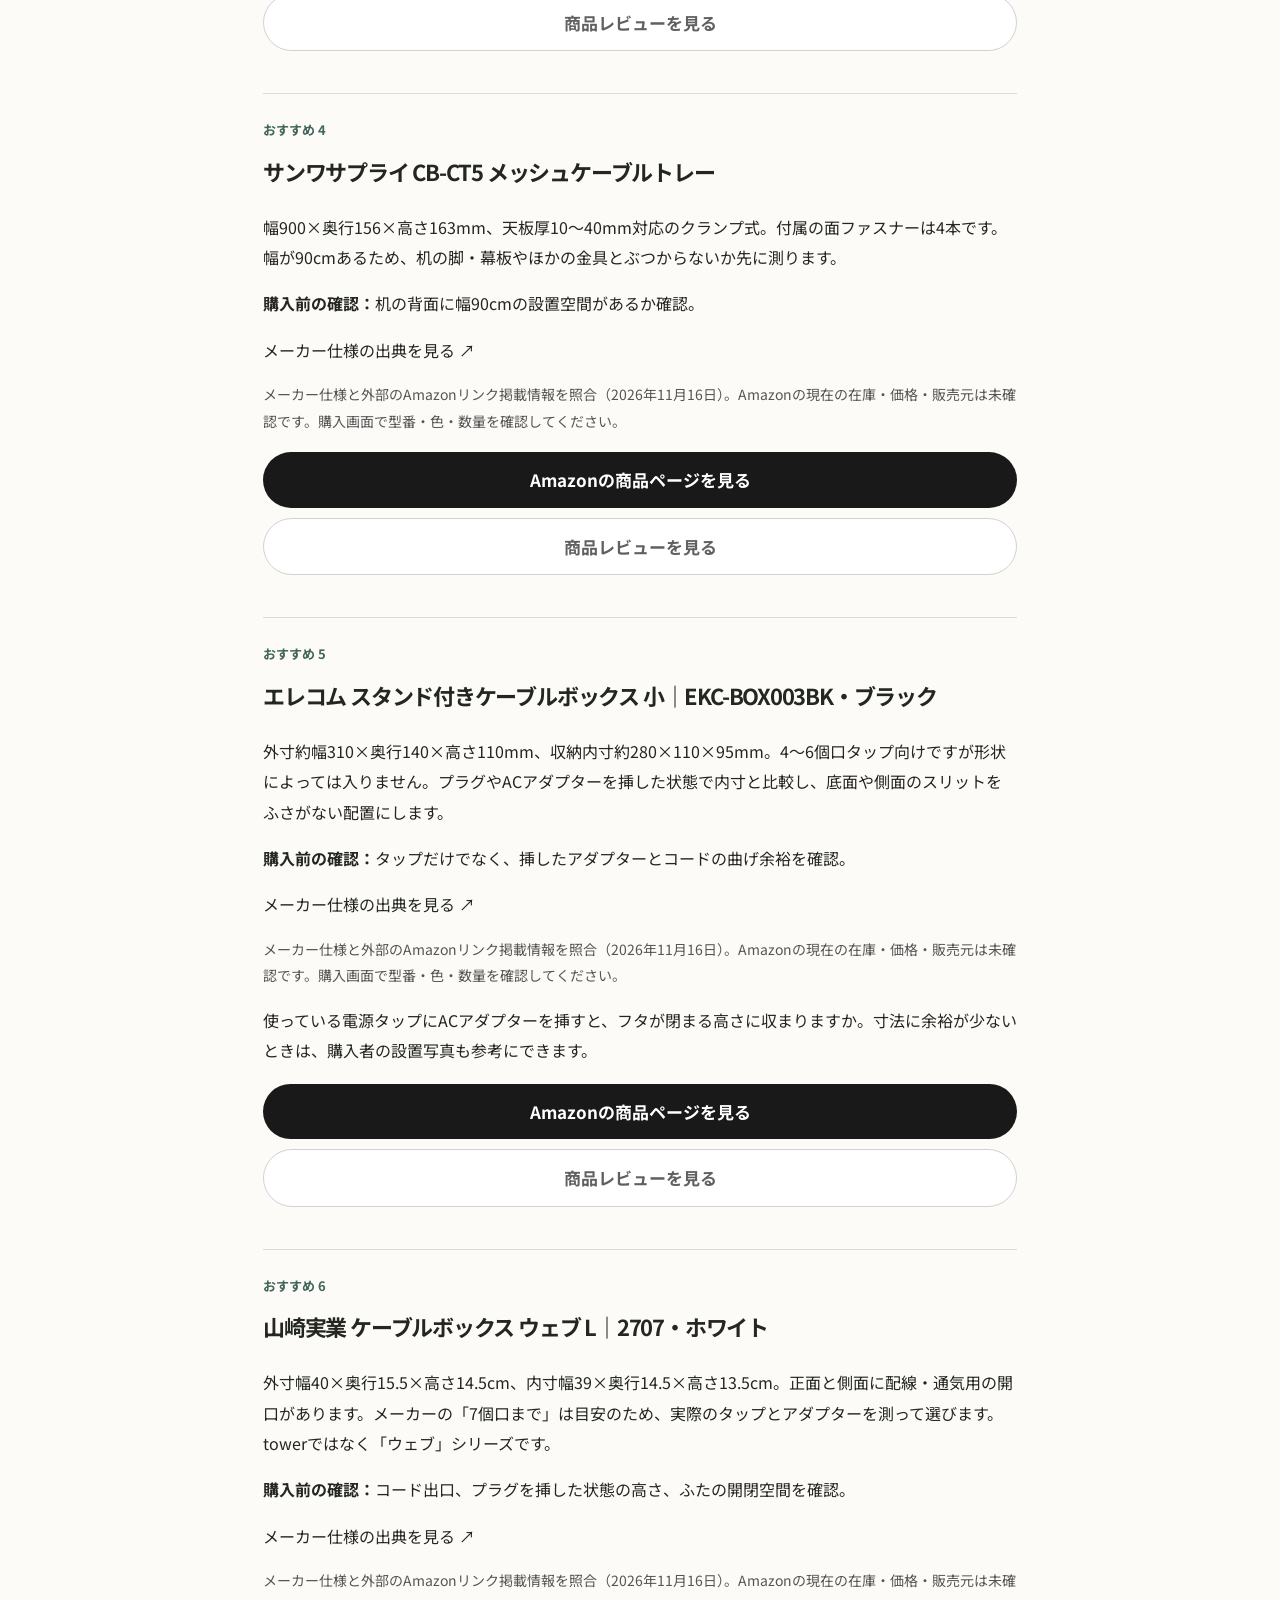
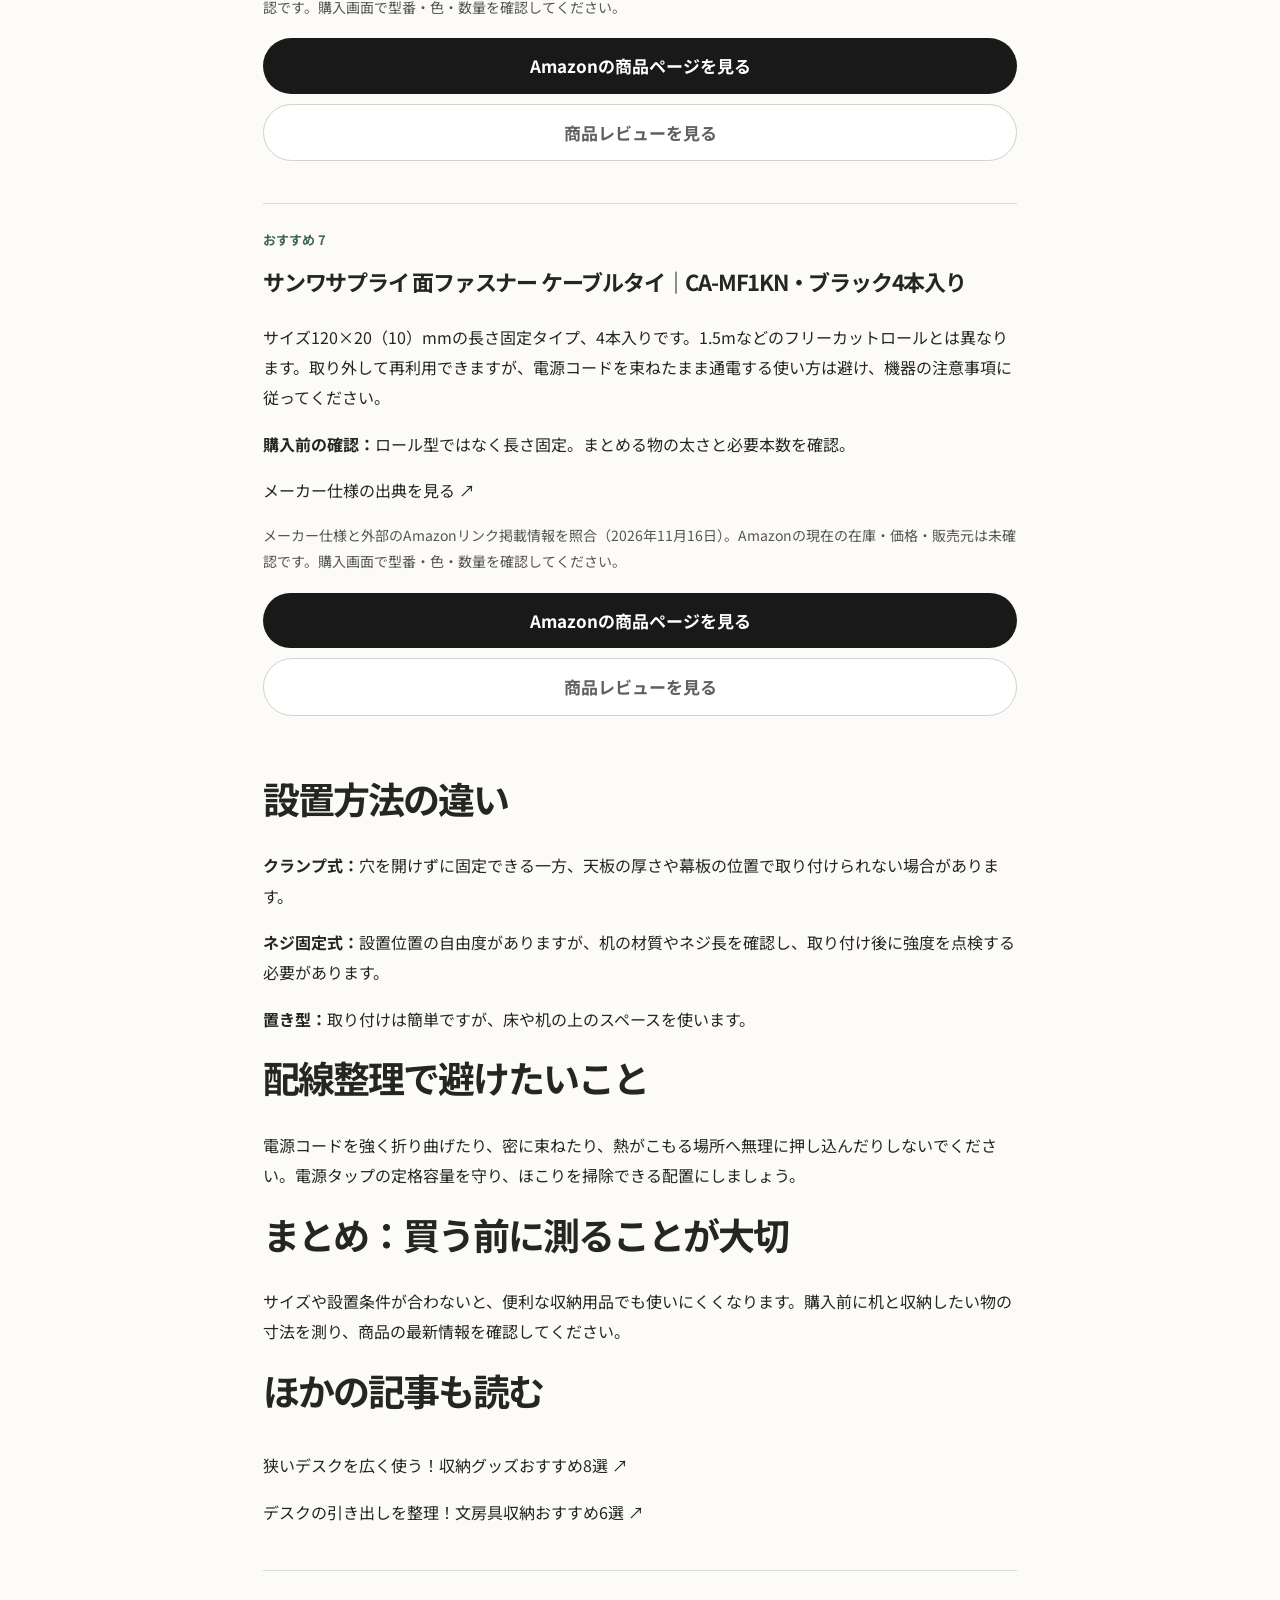
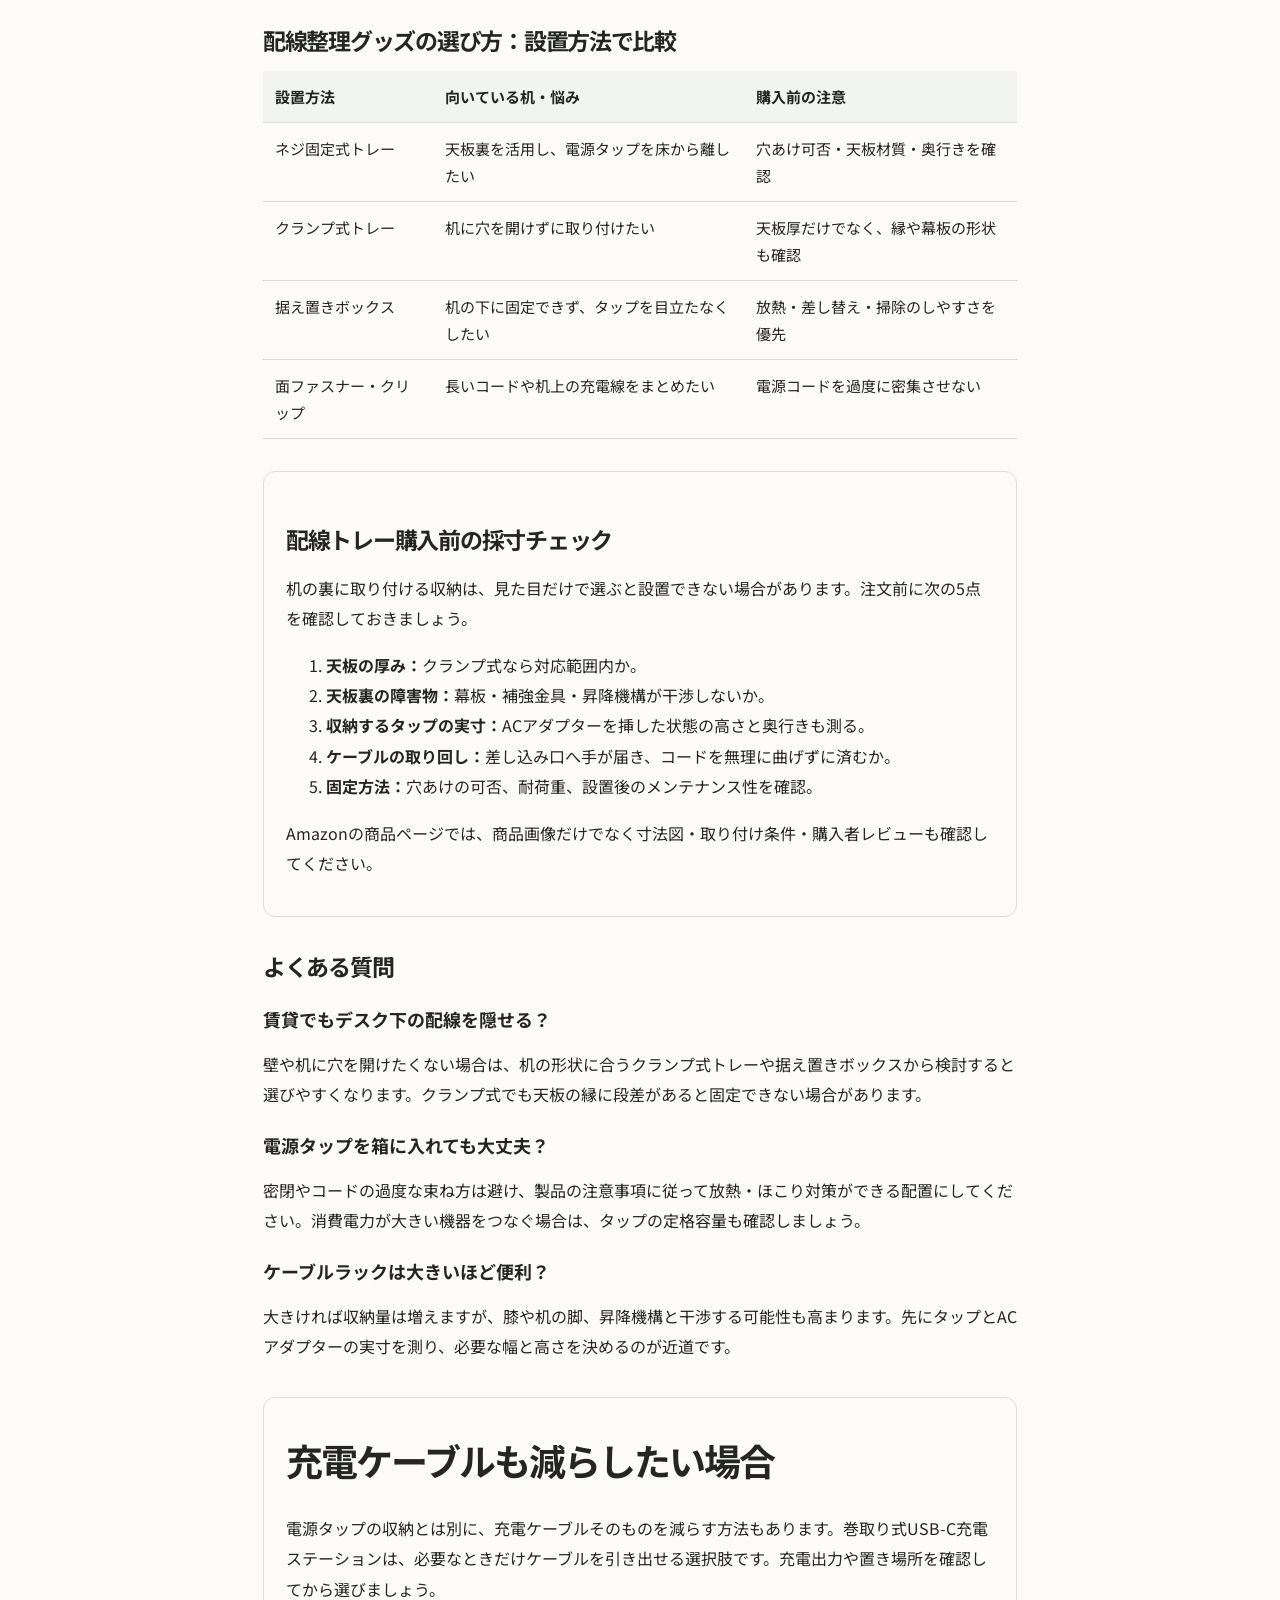
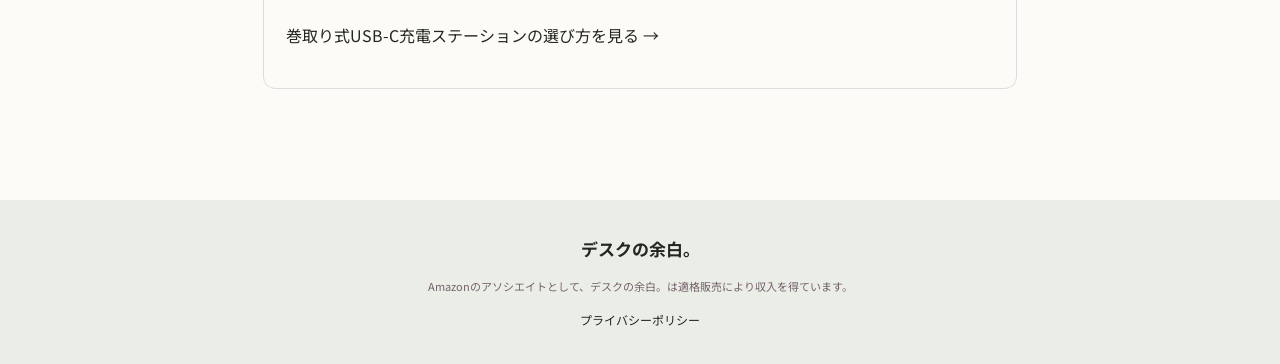
<file: notes/cable-goods-7.html>
<!DOCTYPE html><html lang="ja"><head><meta charset="utf-8"><meta name="viewport" content="width=device-width,initial-scale=1"><meta name="description" content="電源タップが床に転がる、充電ケーブルが机から落ちる。そんな悩みを「置き場所」「固定方法」「使いやすさ」に分けて解決します。"><title>デスクの配線をすっきり整理！おすすめグッズ7選と失敗しない選び方｜デスクの余白。</title><link rel="stylesheet" href="../style.css"><style>.reading{max-width:790px;margin:auto;padding:30px 18px 75px}.reading h1{font-size:clamp(26px,5vw,38px);line-height:1.45}.reading p,.reading li{font-size:16px;line-height:1.9}.reading .lead{font-size:18px}.pick{border-top:1px solid #d9ddd7;padding:24px 0}.pick h2{font-size:22px;line-height:1.5}.pick-num{font-size:13px;font-weight:700;color:#42665c}.buy{display:inline-block;background:#243f35;color:white;padding:12px 18px;border-radius:8px;text-decoration:none;font-weight:700;margin-top:8px}.reading .notice{font-size:13px;color:#555;background:#f2f4f1;padding:14px}.reading .related a{display:block;padding:9px 0} .article-hero{margin:20px 0 24px}.article-hero img{display:block;width:100%;height:240px;object-fit:cover;border-radius:12px}.article-hero figcaption{font-size:12px;color:#606762;margin-top:7px}@media(max-width:570px){.article-hero img{height:160px;border-radius:9px}} </style><script type="application/ld+json">{"@context": "https://schema.org", "@type": "Article", "headline": "デスクの配線をすっきり整理！おすすめグッズ7選と失敗しない選び方", "description": "電源タップが床に転がる、充電ケーブルが机から落ちる。そんな悩みを「置き場所」「固定方法」「使いやすさ」に分けて解決します。", "inLanguage": "ja-JP", "mainEntityOfPage": "https://desk-no-yohaku.pages.dev/notes/cable-goods-7", "author": {"@type": "Organization", "name": "デスクの余白。"}, "publisher": {"@type": "Organization", "name": "デスクの余白。"}, "url": "https://desk-no-yohaku.pages.dev/notes/cable-goods-7"}</script><style>.seo-guide{margin:34px 0;border-top:1px solid #d9ddd7;padding-top:24px}.seo-guide h2{font-size:23px;line-height:1.5;margin:28px 0 14px}.seo-guide h3{font-size:18px;line-height:1.5;margin:22px 0 8px}.compare-scroll{overflow-x:auto}.seo-guide table{width:100%;border-collapse:collapse;font-size:15px;min-width:530px}.seo-guide th,.seo-guide td{text-align:left;vertical-align:top;padding:12px;border-bottom:1px solid #d9ddd7}.seo-guide th{background:#f2f4f1}</style><style>.affiliate-actions{display:grid;gap:10px;margin:18px 0}.affiliate-actions a{display:block;text-align:center;border-radius:999px;padding:15px 12px;font-size:clamp(13px,2.7vw,17px);font-weight:700;text-decoration:none;line-height:1.5}.affiliate-main{background:#191919;color:#fff!important}.affiliate-review{background:#fff;color:#606060!important;border:1px solid #d1d1d1}@media(max-width:420px){.affiliate-actions a{font-size:13px;padding:13px 8px}}</style><style>.article-hero .topic-visual{display:block;width:100%;height:auto;max-height:380px;border-radius:12px}.article-hero figcaption{font-size:12px;color:#606762;margin-top:7px}</style><link rel="canonical" href="https://desk-no-yohaku.pages.dev/notes/cable-goods-7"></head><body><header class="site-header"><a class="brand" href="../">デスクの余白<span>。</span></a><nav><a href="../#articles">記事一覧</a><a href="../#about">このサイト</a></nav></header><main class="reading"><p><a href="../#articles">← 記事一覧へ</a></p><h1>デスクの配線をすっきり整理！おすすめグッズ7選と失敗しない選び方</h1><figure class="article-hero"><svg class="topic-visual" viewBox="0 0 900 450" role="img" aria-label="配線整理：電源タップ・ケーブルを机の下へ" xmlns="http://www.w3.org/2000/svg"><rect width="900" height="450" rx="24" fill="#f0f3ee"/><circle cx="770" cy="80" r="110" fill="#e2eae4"/><rect x="125" y="110" width="650" height="30" rx="10" fill="#b18c65"/><path d="M180 140V385M720 140V385" stroke="#7b6654" stroke-width="22"/><rect x="290" y="185" width="330" height="125" rx="14" fill="#e7eee9" stroke="#547368" stroke-width="8"/><rect x="345" y="212" width="220" height="55" rx="12" fill="#3f4d49"/><circle cx="385" cy="240" r="13" fill="#f4f5f0"/><circle cx="450" cy="240" r="13" fill="#f4f5f0"/><circle cx="515" cy="240" r="13" fill="#f4f5f0"/><path d="M385 267Q390 345 280 360M450 267Q470 345 650 355" fill="none" stroke="#54665e" stroke-width="8" stroke-linecap="round"/><rect x="38" y="30" width="260" height="52" rx="26" fill="#24483c"/><text x="168" y="65" font-size="25" font-weight="700" text-anchor="middle" fill="#fff">配線整理</text><text x="450" y="420" font-size="24" font-weight="600" text-anchor="middle" fill="#39584e">電源タップ・ケーブルを机の下へ</text></svg><figcaption>記事テーマを示す模式図です。掲載商品の実物写真ではありません。</figcaption></figure><p class="lead">電源タップが床に転がる、充電ケーブルが机から落ちる。そんな悩みを「置き場所」「固定方法」「使いやすさ」に分けて解決します。</p><p class="notice">PR：この記事にはAmazonアソシエイトの広告リンクが含まれます。商品は公開情報をもとに選んだ候補で、実際に使用したレビューではありません。価格・仕様・在庫は購入前に販売ページでご確認ください。</p><h2>最初に確認したい3つのこと</h2><ol><li>最初に電源タップを置く位置を決める。</li><li>クランプ式は天板の厚さだけでなく、机の縁の形も測る。</li><li>電源コードを密に束ねず、熱とほこりの点検ができる配置にする。</li></ol><h2>まずは「隠す」「浮かせる」「束ねる」を使い分ける</h2><p>床に電源タップがあるならトレーで机の下へ移す方法、机上のケーブルが落ちるならクリップで定位置を作る方法、長いケーブルが余るなら面ファスナーで余長をまとめる方法が考えられます。見た目だけでなく、掃除や差し替えのしやすさも重要です。</p><h2>おすすめ商品を比較</h2><p>用途が違う商品を単純な順位ではなく、どんな悩みに向いているかで紹介します。商品ボタンは掲載候補の個別ページ、レビューボタンはその商品のレビューへのリンクです。注文時は型番・色・数量と販売元を確認してください。掲載商品は用途別の候補で、販売状況・型番の一致・取り付け条件は購入前に必ず確認してください。</p><figure class="setup-map" id="setup-map"><figcaption>困りごとから商品を選ぶ</figcaption><ol><li><strong>タップと床のコードを隠したい</strong><span>電源タップにプラグを挿した高さを測る</span><a href="#pick-5">ケーブルボックスを見る →</a></li><li><strong>机の裏に配線を浮かせたい</strong><span>天板の縁に金具を挟める平面があるか確認</span><a href="#pick-2">伸縮トレーを見る →</a></li><li><strong>コードの余りだけ束ねたい</strong><span>束にした太さに合う長さを確認</span><a href="#pick-7">面ファスナーを見る →</a></li></ol></figure><section class="product-comparison" aria-labelledby="product-comparison-title"><h2 id="product-comparison-title">候補ごとのサイズ・設置条件を比較</h2><p>商品名を押すと詳細に移動します。未確認の寸法は掲載せず、採寸する場所を示しています。個別リンクでも販売状況や選択中のバリエーションは変わるため、購入画面で再確認してください。</p><p class="scroll-hint">表は横にスクロールできます。</p><div class="compare-scroll" role="region" aria-label="商品別のサイズと購入前の確認事項" tabindex="0"><table><caption>掲載候補の確認状況（2026年11月16日）</caption><thead><tr><th scope="col">掲載候補</th><th scope="col">サイズ・照合状況</th><th scope="col">購入前に測る・確かめること</th></tr></thead><tbody><tr><th scope="row"><a href="#pick-1">1. 山崎実業 デスク下天板ケーブルラック タワー ロング</a></th><td>メーカー品番4478／4479（既存記載）。ASIN B0CBLVSC3Qとの一致は今回未確認。</td><td>机の材質とネジ固定可否を確認</td></tr><tr><th scope="row"><a href="#pick-2">2. 山崎実業 伸縮デスク下ケーブルトレー スマート｜10416・ホワイト</a></th><td>10416・ホワイト。幅37〜60cm、天板厚1〜5.5cm対応。</td><td>固定部の奥行4.5cm以上と、天板下26.3cmの空間を確認。</td></tr><tr><th scope="row"><a href="#pick-3">3. サンワサプライ CB-CT4BK ケーブル配線トレー（ブラック・Sサイズ）</a></th><td>CB-CT4BK・ブラック・Sサイズ。外寸537×164×161mm。外部の商品掲載URLと照合。Amazon現在条件は未確認。</td><td>天板厚10〜40mmと背面の障害物を確認。</td></tr><tr><th scope="row"><a href="#pick-4">4. サンワサプライ CB-CT5 メッシュケーブルトレー</a></th><td>CB-CT5。外寸900×156×163mm、天板厚10〜40mm対応。</td><td>机の背面に幅90cmの設置空間があるか確認。</td></tr><tr><th scope="row"><a href="#pick-5">5. エレコム スタンド付きケーブルボックス 小｜EKC-BOX003BK・ブラック</a></th><td>EKC-BOX003BK・ブラック。内寸約280×110×95mm。</td><td>タップだけでなく、挿したアダプターとコードの曲げ余裕を確認。</td></tr><tr><th scope="row"><a href="#pick-6">6. 山崎実業 ケーブルボックス ウェブ L｜2707・ホワイト</a></th><td>ウェブ L 2707・ホワイト。内寸39×14.5×13.5cm。</td><td>コード出口、プラグを挿した状態の高さ、ふたの開閉空間を確認。</td></tr><tr><th scope="row"><a href="#pick-7">7. サンワサプライ 面ファスナー ケーブルタイ｜CA-MF1KN・ブラック4本入り</a></th><td>CA-MF1KN・ブラック4本。120×20（10）mm。</td><td>ロール型ではなく長さ固定。まとめる物の太さと必要本数を確認。</td></tr></tbody></table></div></section><h2>設置方法ごとの利点と制約</h2><p>天板裏の固定式は床の掃除経路を空けられますが、ネジ固定は穴あけ、クランプ固定は天板の縁と裏側に取り付け空間が必要です。ボックスは穴あけを避けられる一方、置き場所を使い、コード出口や点検のしやすさも確認が必要です。面ファスナーは余長の整理に使えますが、タップを置く棚の代わりにはなりません。これは設置方法の比較で、購入者レビューの要約ではありません。</p><p>タップ本体だけでなく、差し込んだACアダプターとコードの曲がる空間も測ります。昇降机は最低・最高位置の両方で、コードが引っ張られないか確認してください。</p><p><a class="measurement-link" href="/notes/cable-management">幕板でケーブルトレーが付かないときの測り方 →</a></p><section class="pick" id="pick-1"><div class="pick-num">おすすめ 1</div><h2>山崎実業 デスク下天板ケーブルラック タワー ロング</h2><p><a href="https://www.yamajitsu.co.jp/products/241486" target="_blank" rel="noopener noreferrer">メーカー公式の商品写真・仕様を見る ↗</a></p><p>メーカー掲載の型番はホワイト4478／ブラック4479。サイズ約幅63.5×奥行12×高さ17cm、耐荷重約5kg。厚さ約2cm以上の対応する木製・積層合板製の天板が必要です。</p><p><a href="https://shop.yamasoro.com/c/0000000731/0000000799/0000000912/3605-a260" target="_blank" rel="noopener noreferrer">メーカー取扱店で商品写真・仕様を確認 ↗</a></p><p>ネジ固定式。天板裏にスペースがあり、穴あけできる机向け。</p><p><strong>購入前の確認：</strong>机の材質とネジ固定可否を確認</p><div class="affiliate-actions"><a class="affiliate-main" href="https://www.amazon.co.jp/dp/B0CBLVSC3Q?tag=moon12-22" target="_blank" rel="sponsored noopener noreferrer">Amazonの商品ページを見る ↗</a><a class="affiliate-review" href="https://www.amazon.co.jp/dp/B0CBLVSC3Q?tag=moon12-22&th=1#customerReviews" target="_blank" rel="sponsored noopener noreferrer">商品レビューを見る</a></div></section><section class="pick" id="pick-2"><div class="pick-num">おすすめ 2</div><h2>山崎実業 伸縮デスク下ケーブルトレー スマート｜10416・ホワイト</h2><p>幅37〜60×奥行13.5×高さ26.3cm。トレー部の耐荷重3.5kg。天板厚1〜5.5cm、取り付け部の奥行4.5cm以上が必要です。幕板・脚を含む干渉も確認してください。</p><p><strong>購入前の確認：</strong>固定部の奥行4.5cm以上と、天板下26.3cmの空間を確認。</p><p><a href="https://www.yamajitsu.co.jp/products/240238" target="_blank" rel="noopener noreferrer">メーカー仕様の出典を見る ↗</a></p><p class="product-status">メーカー仕様と外部のAmazonリンク掲載情報を照合（2026年11月16日）。Amazonの現在の在庫・価格・販売元は未確認です。購入画面で型番・色・数量を確認してください。</p><p>昇降式の机なら、天板を上下させたときにトレーや配線が邪魔にならないか。購入者の取り付け写真があれば、自分の机に近い例を探せます。</p><div class="affiliate-actions"><a class="affiliate-main" href="https://www.amazon.co.jp/dp/B0GHM1L8DJ?tag=moon12-22" target="_blank" rel="sponsored noopener noreferrer">Amazonの商品ページを見る</a><a class="affiliate-review" href="https://www.amazon.co.jp/product-reviews/B0GHM1L8DJ/?tag=moon12-22" target="_blank" rel="sponsored noopener noreferrer">商品レビューを見る</a></div></section><section class="pick" id="pick-3"><div class="pick-num">おすすめ 3</div><h2>サンワサプライ CB-CT4BK ケーブル配線トレー（ブラック・Sサイズ）</h2><p>穴あけ不要のクランプ式ワイヤートレー。天板厚10〜40mmに対応し、幅537×奥行164×高さ161mm、総耐荷重6kg。机の裏に幕板や配線口がある場合は干渉に注意してください。</p><p><strong>メーカー仕様：</strong>幅537×奥行164×高さ161mm／総耐荷重6kg／スチール製。</p><p><strong>購入前の確認：</strong>ブラックの型番CB-CT4BKを確認。<a href="https://www.sanwa.co.jp/product/syohin?code=CB-CT4BK" target="_blank" rel="noopener noreferrer">メーカー公式仕様を見る ↗</a></p><p class="product-status">メーカー仕様と外部の商品掲載情報を照合（2026年11月16日）。Amazonの現在の在庫・価格・販売元は未確認です。注文時に型番・色・付属品を照合してください。</p><div class="affiliate-actions"><a class="affiliate-main" href="https://www.amazon.co.jp/dp/B09DC8V3XS?tag=moon12-22" target="_blank" rel="sponsored noopener noreferrer">Amazonの商品ページを見る</a><a class="affiliate-review" href="https://www.amazon.co.jp/product-reviews/B09DC8V3XS/?tag=moon12-22" target="_blank" rel="sponsored noopener noreferrer">商品レビューを見る</a></div></section><section class="pick" id="pick-4"><div class="pick-num">おすすめ 4</div><h2>サンワサプライ CB-CT5 メッシュケーブルトレー</h2><p>幅900×奥行156×高さ163mm、天板厚10〜40mm対応のクランプ式。付属の面ファスナーは4本です。幅が90cmあるため、机の脚・幕板やほかの金具とぶつからないか先に測ります。</p><p><strong>購入前の確認：</strong>机の背面に幅90cmの設置空間があるか確認。</p><p><a href="https://www.sanwa.co.jp/product/syohin?code=CB-CT5" target="_blank" rel="noopener noreferrer">メーカー仕様の出典を見る ↗</a></p><p class="product-status">メーカー仕様と外部のAmazonリンク掲載情報を照合（2026年11月16日）。Amazonの現在の在庫・価格・販売元は未確認です。購入画面で型番・色・数量を確認してください。</p><div class="affiliate-actions"><a class="affiliate-main" href="https://www.amazon.co.jp/dp/B01N6B5ST9?tag=moon12-22" target="_blank" rel="sponsored noopener noreferrer">Amazonの商品ページを見る</a><a class="affiliate-review" href="https://www.amazon.co.jp/product-reviews/B01N6B5ST9/?tag=moon12-22" target="_blank" rel="sponsored noopener noreferrer">商品レビューを見る</a></div></section><section class="pick" id="pick-5"><div class="pick-num">おすすめ 5</div><h2>エレコム スタンド付きケーブルボックス 小｜EKC-BOX003BK・ブラック</h2><p>外寸約幅310×奥行140×高さ110mm、収納内寸約280×110×95mm。4〜6個口タップ向けですが形状によっては入りません。プラグやACアダプターを挿した状態で内寸と比較し、底面や側面のスリットをふさがない配置にします。</p><p><strong>購入前の確認：</strong>タップだけでなく、挿したアダプターとコードの曲げ余裕を確認。</p><p><a href="https://www.elecom.co.jp/products/EKC-BOX003BK.html" target="_blank" rel="noopener noreferrer">メーカー仕様の出典を見る ↗</a></p><p class="product-status">メーカー仕様と外部のAmazonリンク掲載情報を照合（2026年11月16日）。Amazonの現在の在庫・価格・販売元は未確認です。購入画面で型番・色・数量を確認してください。</p><p>使っている電源タップにACアダプターを挿すと、フタが閉まる高さに収まりますか。寸法に余裕が少ないときは、購入者の設置写真も参考にできます。</p><div class="affiliate-actions"><a class="affiliate-main" href="https://www.amazon.co.jp/dp/B09K3FGHS4?tag=moon12-22" target="_blank" rel="sponsored noopener noreferrer">Amazonの商品ページを見る</a><a class="affiliate-review" href="https://www.amazon.co.jp/product-reviews/B09K3FGHS4/?tag=moon12-22" target="_blank" rel="sponsored noopener noreferrer">商品レビューを見る</a></div></section><section class="pick" id="pick-6"><div class="pick-num">おすすめ 6</div><h2>山崎実業 ケーブルボックス ウェブ L｜2707・ホワイト</h2><p>外寸幅40×奥行15.5×高さ14.5cm、内寸幅39×奥行14.5×高さ13.5cm。正面と側面に配線・通気用の開口があります。メーカーの「7個口まで」は目安のため、実際のタップとアダプターを測って選びます。towerではなく「ウェブ」シリーズです。</p><p><strong>購入前の確認：</strong>コード出口、プラグを挿した状態の高さ、ふたの開閉空間を確認。</p><p><a href="https://www.yamajitsu.co.jp/products/241010" target="_blank" rel="noopener noreferrer">メーカー仕様の出典を見る ↗</a></p><p class="product-status">メーカー仕様と外部のAmazonリンク掲載情報を照合（2026年11月16日）。Amazonの現在の在庫・価格・販売元は未確認です。購入画面で型番・色・数量を確認してください。</p><div class="affiliate-actions"><a class="affiliate-main" href="https://www.amazon.co.jp/dp/B014BMMLYA?tag=moon12-22" target="_blank" rel="sponsored noopener noreferrer">Amazonの商品ページを見る</a><a class="affiliate-review" href="https://www.amazon.co.jp/product-reviews/B014BMMLYA/?tag=moon12-22" target="_blank" rel="sponsored noopener noreferrer">商品レビューを見る</a></div></section><section class="pick" id="pick-7"><div class="pick-num">おすすめ 7</div><h2>サンワサプライ 面ファスナー ケーブルタイ｜CA-MF1KN・ブラック4本入り</h2><p>サイズ120×20（10）mmの長さ固定タイプ、4本入りです。1.5mなどのフリーカットロールとは異なります。取り外して再利用できますが、電源コードを束ねたまま通電する使い方は避け、機器の注意事項に従ってください。</p><p><strong>購入前の確認：</strong>ロール型ではなく長さ固定。まとめる物の太さと必要本数を確認。</p><p><a href="https://www.sanwa.co.jp/product/syohin?code=CA-MF1KN" target="_blank" rel="noopener noreferrer">メーカー仕様の出典を見る ↗</a></p><p class="product-status">メーカー仕様と外部のAmazonリンク掲載情報を照合（2026年11月16日）。Amazonの現在の在庫・価格・販売元は未確認です。購入画面で型番・色・数量を確認してください。</p><div class="affiliate-actions"><a class="affiliate-main" href="https://www.amazon.co.jp/dp/B015403WYQ?tag=moon12-22" target="_blank" rel="sponsored noopener noreferrer">Amazonの商品ページを見る</a><a class="affiliate-review" href="https://www.amazon.co.jp/product-reviews/B015403WYQ/?tag=moon12-22" target="_blank" rel="sponsored noopener noreferrer">商品レビューを見る</a></div></section><h2>設置方法の違い</h2><p><strong>クランプ式：</strong>穴を開けずに固定できる一方、天板の厚さや幕板の位置で取り付けられない場合があります。</p><p><strong>ネジ固定式：</strong>設置位置の自由度がありますが、机の材質やネジ長を確認し、取り付け後に強度を点検する必要があります。</p><p><strong>置き型：</strong>取り付けは簡単ですが、床や机の上のスペースを使います。</p><h2>配線整理で避けたいこと</h2><p>電源コードを強く折り曲げたり、密に束ねたり、熱がこもる場所へ無理に押し込んだりしないでください。電源タップの定格容量を守り、ほこりを掃除できる配置にしましょう。</p><h2>まとめ：買う前に測ることが大切</h2><p>サイズや設置条件が合わないと、便利な収納用品でも使いにくくなります。購入前に机と収納したい物の寸法を測り、商品の最新情報を確認してください。</p><div class="related"><h2>ほかの記事も読む</h2><a href="/notes/small-desk-goods-8">狭いデスクを広く使う！収納グッズおすすめ8選 ↗</a><a href="/notes/drawer-goods-6">デスクの引き出しを整理！文房具収納おすすめ6選 ↗</a></div><section class="seo-guide"><h2>配線整理グッズの選び方：設置方法で比較</h2><div class="compare-scroll"><table><thead><tr><th>設置方法</th><th>向いている机・悩み</th><th>購入前の注意</th></tr></thead><tbody><tr><td>ネジ固定式トレー</td><td>天板裏を活用し、電源タップを床から離したい</td><td>穴あけ可否・天板材質・奥行きを確認</td></tr><tr><td>クランプ式トレー</td><td>机に穴を開けずに取り付けたい</td><td>天板厚だけでなく、縁や幕板の形状も確認</td></tr><tr><td>据え置きボックス</td><td>机の下に固定できず、タップを目立たなくしたい</td><td>放熱・差し替え・掃除のしやすさを優先</td></tr><tr><td>面ファスナー・クリップ</td><td>長いコードや机上の充電線をまとめたい</td><td>電源コードを過度に密集させない</td></tr></tbody></table></div><section class="desk-checklist" style="margin:32px 0;padding:22px;border:1px solid #ddd;border-radius:12px"><h2>配線トレー購入前の採寸チェック</h2><p>机の裏に取り付ける収納は、見た目だけで選ぶと設置できない場合があります。注文前に次の5点を確認しておきましょう。</p><ol><li><strong>天板の厚み：</strong>クランプ式なら対応範囲内か。</li><li><strong>天板裏の障害物：</strong>幕板・補強金具・昇降機構が干渉しないか。</li><li><strong>収納するタップの実寸：</strong>ACアダプターを挿した状態の高さと奥行きも測る。</li><li><strong>ケーブルの取り回し：</strong>差し込み口へ手が届き、コードを無理に曲げずに済むか。</li><li><strong>固定方法：</strong>穴あけの可否、耐荷重、設置後のメンテナンス性を確認。</li></ol><p>Amazonの商品ページでは、商品画像だけでなく寸法図・取り付け条件・購入者レビューも確認してください。</p></section><h2>よくある質問</h2><h3>賃貸でもデスク下の配線を隠せる？</h3><p>壁や机に穴を開けたくない場合は、机の形状に合うクランプ式トレーや据え置きボックスから検討すると選びやすくなります。クランプ式でも天板の縁に段差があると固定できない場合があります。</p><h3>電源タップを箱に入れても大丈夫？</h3><p>密閉やコードの過度な束ね方は避け、製品の注意事項に従って放熱・ほこり対策ができる配置にしてください。消費電力が大きい機器をつなぐ場合は、タップの定格容量も確認しましょう。</p><h3>ケーブルラックは大きいほど便利？</h3><p>大きければ収納量は増えますが、膝や机の脚、昇降機構と干渉する可能性も高まります。先にタップとACアダプターの実寸を測り、必要な幅と高さを決めるのが近道です。</p></section><section style="margin:36px 0;padding:22px;border:1px solid #ddd;border-radius:12px"><h2>充電ケーブルも減らしたい場合</h2><p>電源タップの収納とは別に、充電ケーブルそのものを減らす方法もあります。巻取り式USB-C充電ステーションは、必要なときだけケーブルを引き出せる選択肢です。充電出力や置き場所を確認してから選びましょう。</p><p><a href="/notes/retractable-usbc-charging">巻取り式USB-C充電ステーションの選び方を見る →</a></p></section></main><footer><strong>デスクの余白。</strong><small>Amazonのアソシエイトとして、デスクの余白。は適格販売により収入を得ています。</small><a href="/privacy">プライバシーポリシー</a></footer><!-- Cloudflare Web Analytics --><script type='module' src='https://static.cloudflareinsights.com/beacon.min.js' data-cf-beacon='{"token": "b279277d8dfe49c0ad2bdf793476e3ce"}'></script><!-- End Cloudflare Web Analytics --></body></html>
</file>
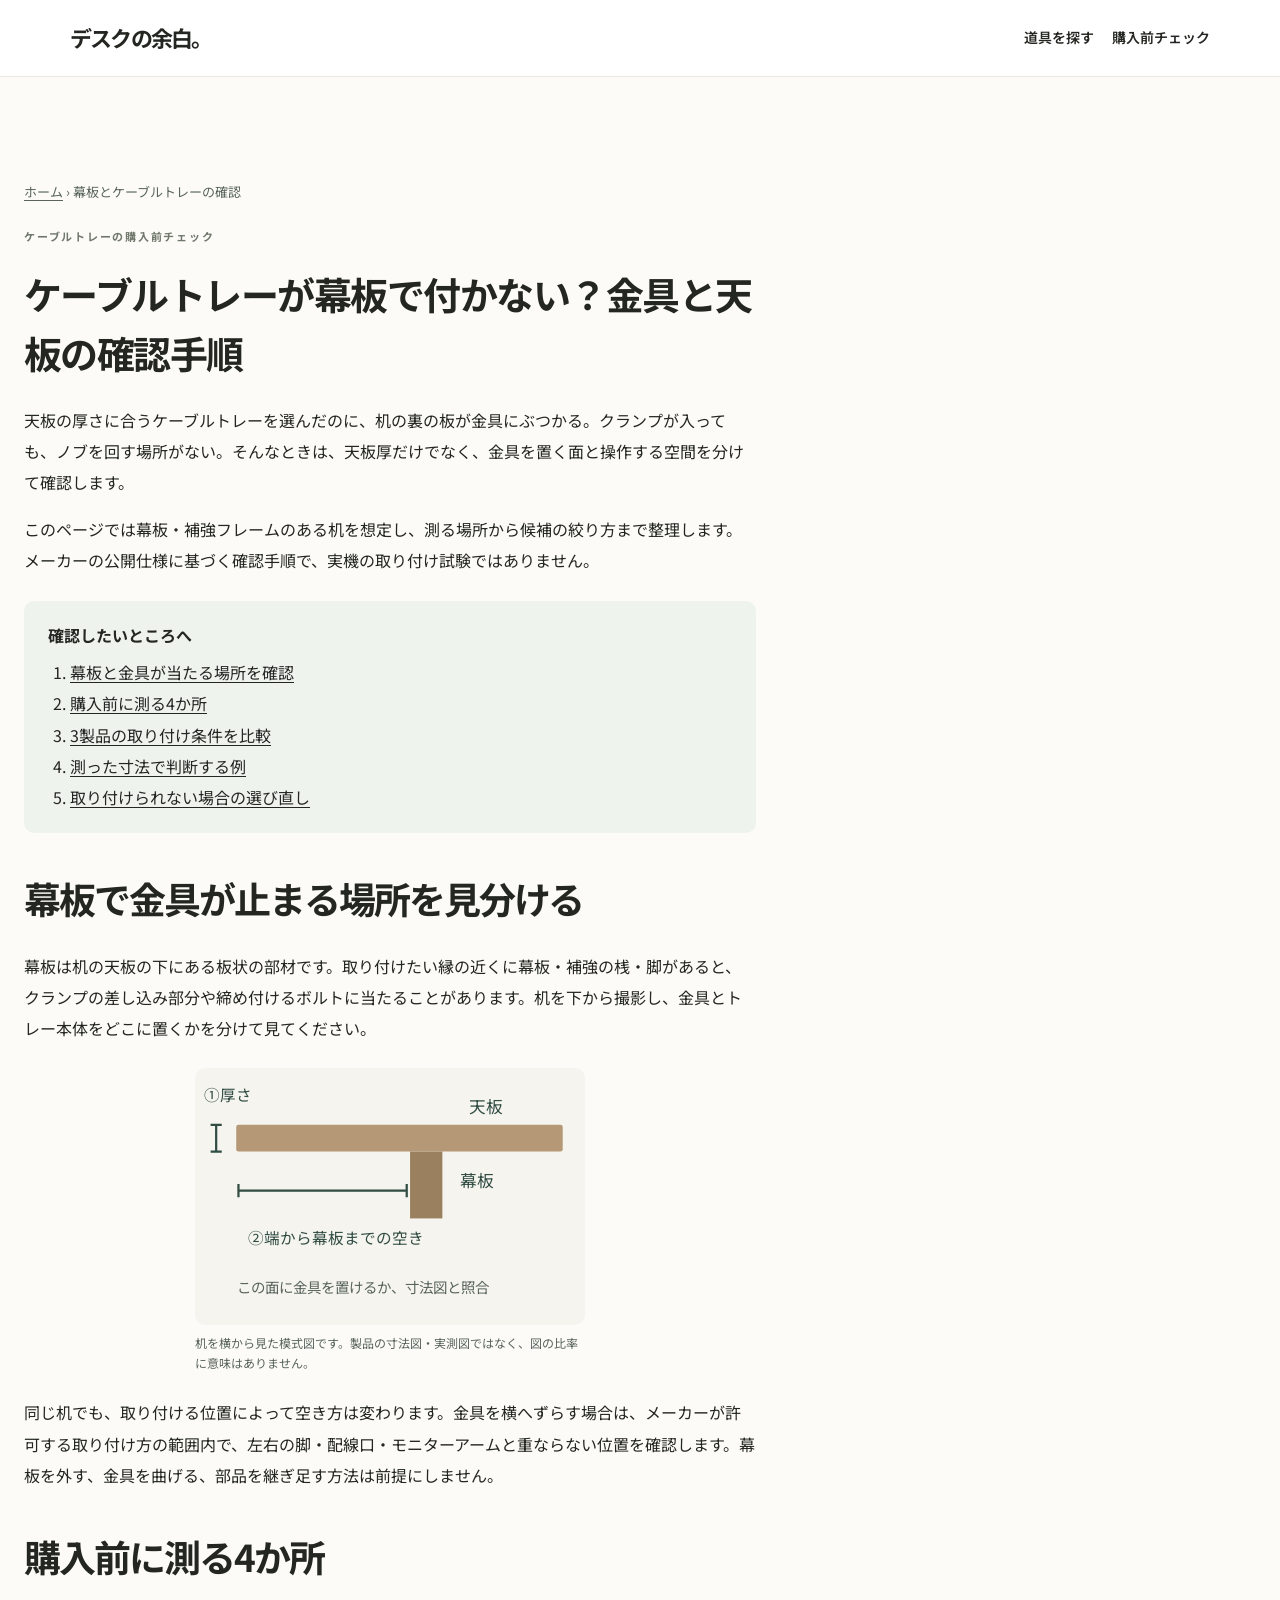
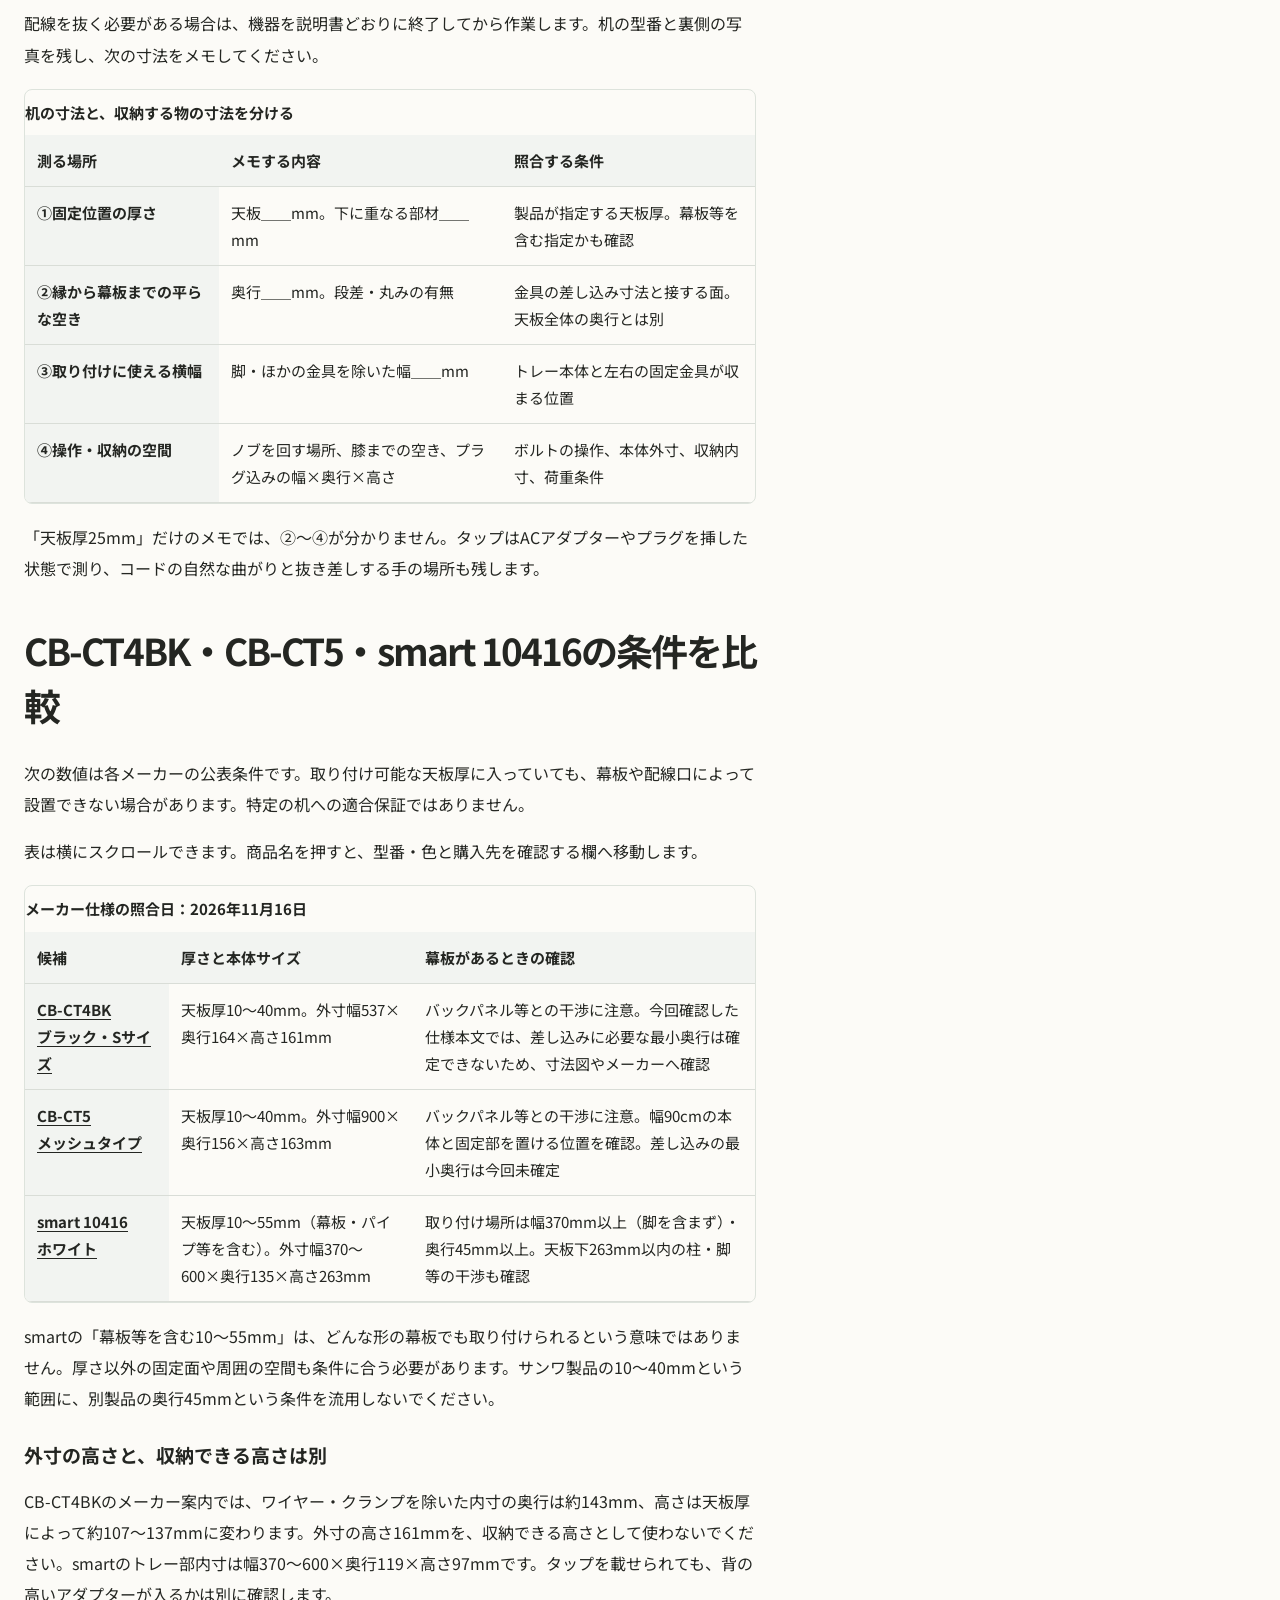
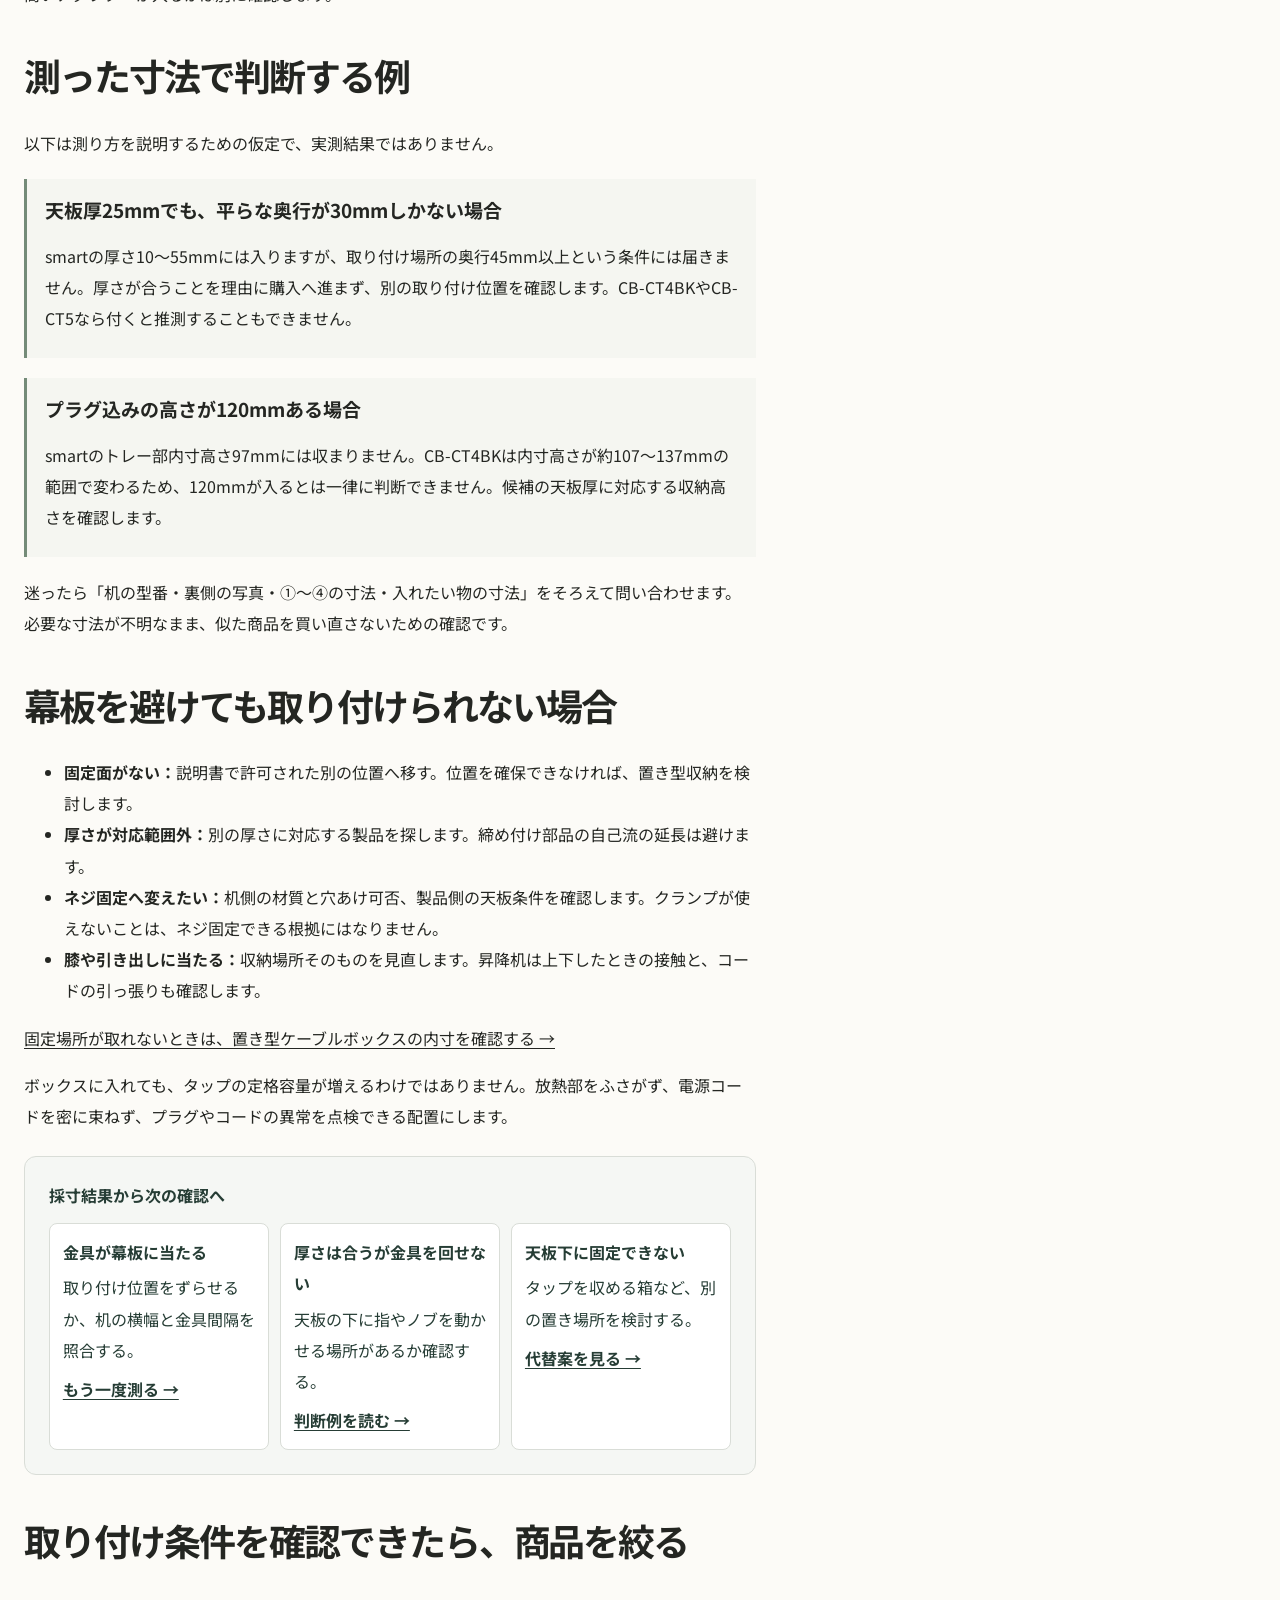
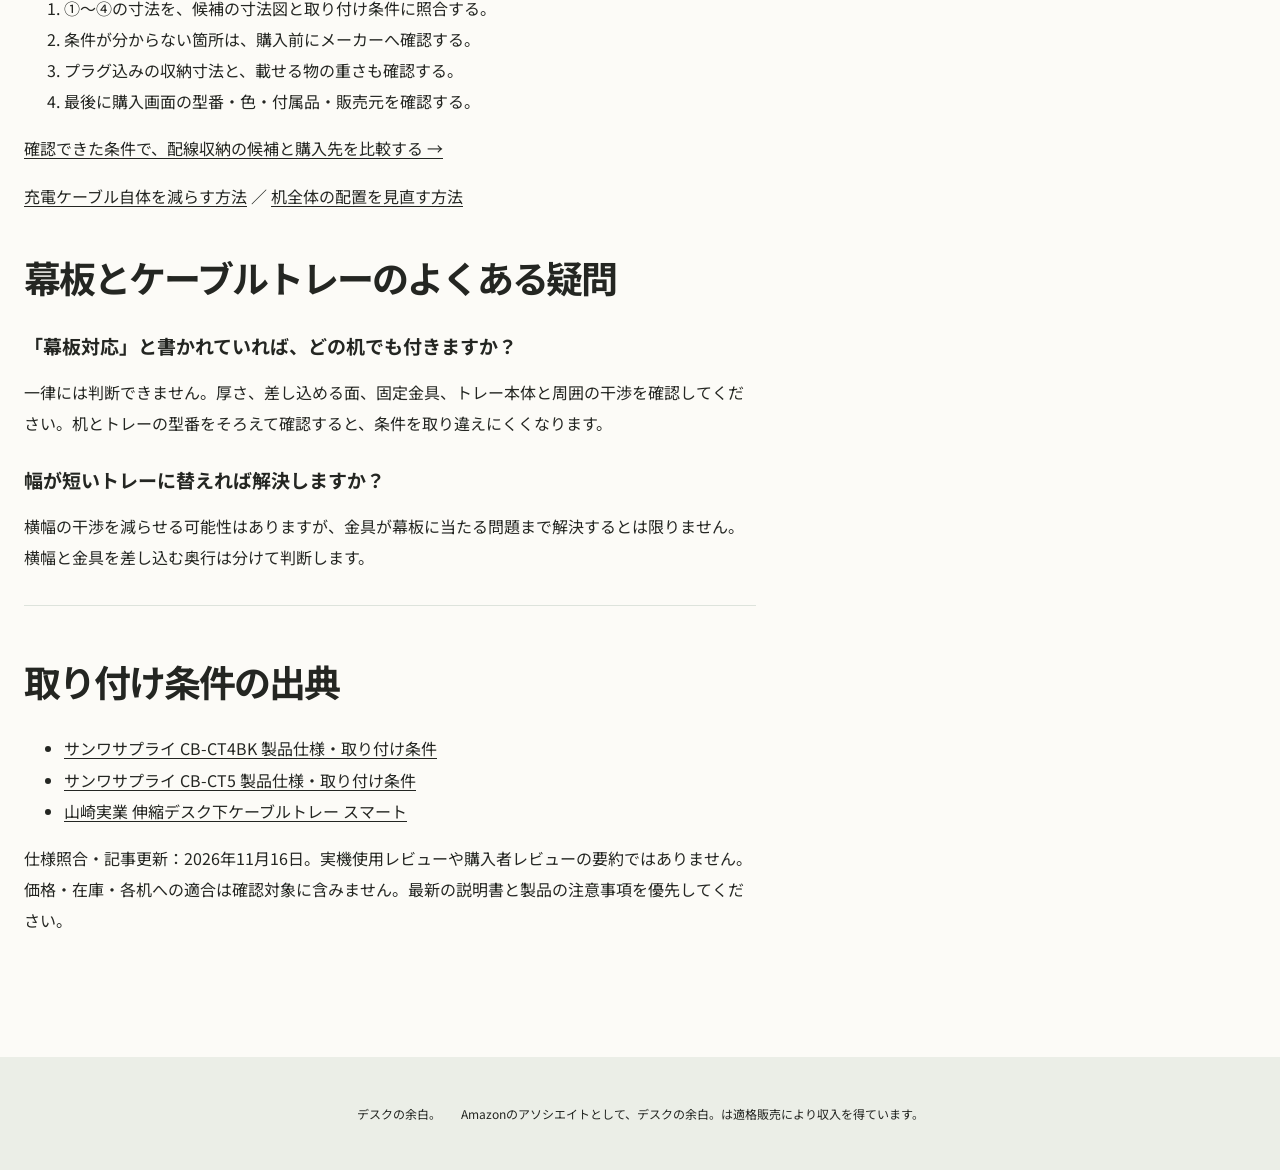
<file: notes/cable-management.html>
<!doctype html><html lang="ja"><head><meta charset="utf-8"><meta name="viewport" content="width=device-width,initial-scale=1"><meta name="description" content="幕板のある机でケーブルトレーが取り付けられないときに測る4か所を図解。CB-CT4BK・CB-CT5・smart 10416の天板厚と設置条件、金具が干渉する場合の選び直しをメーカー資料で比較します。"><title>ケーブルトレーが幕板で付かない？金具と天板の確認手順｜デスクの余白。</title><link rel="stylesheet" href="../style.css"><script type="application/ld+json">{"@context": "https://schema.org", "@type": "Article", "headline": "ケーブルトレーが幕板で付かない？金具と天板の確認手順", "description": "幕板のある机でケーブルトレーが取り付けられないときに測る4か所を図解。CB-CT4BK・CB-CT5・smart 10416の天板厚と設置条件、金具が干渉する場合の選び直しをメーカー資料で比較します。", "inLanguage": "ja", "mainEntityOfPage": "https://desk-no-yohaku.pages.dev/notes/cable-management", "url": "https://desk-no-yohaku.pages.dev/notes/cable-management", "dateModified": "2026-11-16"}</script><script type="application/ld+json">{"@context": "https://schema.org", "@type": "BreadcrumbList", "itemListElement": [{"@type": "ListItem", "position": 1, "name": "デスクの余白。", "item": "https://desk-no-yohaku.pages.dev/"}, {"@type": "ListItem", "position": 2, "name": "幕板とケーブルトレーの確認", "item": "https://desk-no-yohaku.pages.dev/notes/cable-management"}]}</script><link rel="canonical" href="https://desk-no-yohaku.pages.dev/notes/cable-management"></head><body><header class="site-header"><a class="brand" href="/">デスクの余白。</a><nav><a href="/#products">道具を探す</a><a href="/check">購入前チェック</a></nav></header><main><article class="section fit-guide" style="max-width:780px">
<nav class="fit-breadcrumb" aria-label="パンくず"><a href="/">ホーム</a><span aria-hidden="true"> › </span><span>幕板とケーブルトレーの確認</span></nav>
<div class="eyebrow">ケーブルトレーの購入前チェック</div>
<h1>ケーブルトレーが幕板で付かない？金具と天板の確認手順</h1>
<p>天板の厚さに合うケーブルトレーを選んだのに、机の裏の板が金具にぶつかる。クランプが入っても、ノブを回す場所がない。そんなときは、天板厚だけでなく、金具を置く面と操作する空間を分けて確認します。</p>
<p>このページでは幕板・補強フレームのある机を想定し、測る場所から候補の絞り方まで整理します。メーカーの公開仕様に基づく確認手順で、実機の取り付け試験ではありません。</p>
<nav class="fit-toc" aria-label="記事の目次"><strong>確認したいところへ</strong><ol><li><a href="#tray-fit">幕板と金具が当たる場所を確認</a></li><li><a href="#measure-four">購入前に測る4か所</a></li><li><a href="#model-fit">3製品の取り付け条件を比較</a></li><li><a href="#fit-examples">測った寸法で判断する例</a></li><li><a href="#alternatives">取り付けられない場合の選び直し</a></li></ol></nav>
<section aria-labelledby="tray-fit"><h2 id="tray-fit">幕板で金具が止まる場所を見分ける</h2>
<p>幕板は机の天板の下にある板状の部材です。取り付けたい縁の近くに幕板・補強の桟・脚があると、クランプの差し込み部分や締め付けるボルトに当たることがあります。机を下から撮影し、金具とトレー本体をどこに置くかを分けて見てください。</p>
<figure class="fit-diagram"><svg viewBox="0 0 350 230" role="img" aria-labelledby="fit-diagram-title fit-diagram-desc" xmlns="http://www.w3.org/2000/svg"><title id="fit-diagram-title">天板の厚さと端から幕板までの空きを別々に測る模式図</title><desc id="fit-diagram-desc">横から見た天板の下に幕板があります。天板の厚さと、端から幕板までの平らな部分の長さを示します。製品寸法や必要な距離を表す図ではありません。</desc><rect x="37" y="51" width="293" height="24" rx="2" fill="#b59876"/><rect x="193" y="75" width="29" height="60" fill="#9b805f"/><text x="238" y="107" fill="#304c43" font-size="15">幕板</text><text x="246" y="40" fill="#304c43" font-size="15">天板</text><path d="M19 51v24M14 51h10M14 75h10" stroke="#304c43" stroke-width="2"/><text x="8" y="30" fill="#304c43" font-size="14">①厚さ</text><path d="M39 110h151M39 104v12M190 104v12" stroke="#304c43" stroke-width="2"/><text x="48" y="158" fill="#304c43" font-size="14">②端から幕板までの空き</text><text x="38" y="202" fill="#59645d" font-size="13">この面に金具を置けるか、寸法図と照合</text></svg><figcaption>机を横から見た模式図です。製品の寸法図・実測図ではなく、図の比率に意味はありません。</figcaption></figure>
<p>同じ机でも、取り付ける位置によって空き方は変わります。金具を横へずらす場合は、メーカーが許可する取り付け方の範囲内で、左右の脚・配線口・モニターアームと重ならない位置を確認します。幕板を外す、金具を曲げる、部品を継ぎ足す方法は前提にしません。</p></section>
<section aria-labelledby="measure-four"><h2 id="measure-four">購入前に測る4か所</h2>
<p>配線を抜く必要がある場合は、機器を説明書どおりに終了してから作業します。机の型番と裏側の写真を残し、次の寸法をメモしてください。</p>
<div class="fit-scroll" role="region" aria-label="購入前に測る4か所の表" tabindex="0"><table class="fit-table"><caption>机の寸法と、収納する物の寸法を分ける</caption><thead><tr><th scope="col">測る場所</th><th scope="col">メモする内容</th><th scope="col">照合する条件</th></tr></thead><tbody>
<tr><th scope="row">①固定位置の厚さ</th><td>天板＿＿mm。下に重なる部材＿＿mm</td><td>製品が指定する天板厚。幕板等を含む指定かも確認</td></tr>
<tr><th scope="row">②縁から幕板までの平らな空き</th><td>奥行＿＿mm。段差・丸みの有無</td><td>金具の差し込み寸法と接する面。天板全体の奥行とは別</td></tr>
<tr><th scope="row">③取り付けに使える横幅</th><td>脚・ほかの金具を除いた幅＿＿mm</td><td>トレー本体と左右の固定金具が収まる位置</td></tr>
<tr><th scope="row">④操作・収納の空間</th><td>ノブを回す場所、膝までの空き、プラグ込みの幅×奥行×高さ</td><td>ボルトの操作、本体外寸、収納内寸、荷重条件</td></tr>
</tbody></table></div>
<p>「天板厚25mm」だけのメモでは、②〜④が分かりません。タップはACアダプターやプラグを挿した状態で測り、コードの自然な曲がりと抜き差しする手の場所も残します。</p></section>
<section aria-labelledby="model-fit"><h2 id="model-fit">CB-CT4BK・CB-CT5・smart 10416の条件を比較</h2>
<p>次の数値は各メーカーの公表条件です。取り付け可能な天板厚に入っていても、幕板や配線口によって設置できない場合があります。特定の机への適合保証ではありません。</p>
<p class="muted">表は横にスクロールできます。商品名を押すと、型番・色と購入先を確認する欄へ移動します。</p>
<div class="fit-scroll" role="region" aria-label="ケーブルトレー3製品の取り付け条件比較" tabindex="0"><table class="fit-table"><caption>メーカー仕様の照合日：2026年11月16日</caption><thead><tr><th scope="col">候補</th><th scope="col">厚さと本体サイズ</th><th scope="col">幕板があるときの確認</th></tr></thead><tbody>
<tr><th scope="row"><a href="/notes/cable-goods-7#pick-3">CB-CT4BK<br>ブラック・Sサイズ</a></th><td>天板厚10〜40mm。外寸幅537×奥行164×高さ161mm</td><td>バックパネル等との干渉に注意。今回確認した仕様本文では、差し込みに必要な最小奥行は確定できないため、寸法図やメーカーへ確認</td></tr>
<tr><th scope="row"><a href="/notes/cable-goods-7#pick-4">CB-CT5<br>メッシュタイプ</a></th><td>天板厚10〜40mm。外寸幅900×奥行156×高さ163mm</td><td>バックパネル等との干渉に注意。幅90cmの本体と固定部を置ける位置を確認。差し込みの最小奥行は今回未確定</td></tr>
<tr><th scope="row"><a href="/notes/cable-goods-7#pick-2">smart 10416<br>ホワイト</a></th><td>天板厚10〜55mm（幕板・パイプ等を含む）。外寸幅370〜600×奥行135×高さ263mm</td><td>取り付け場所は幅370mm以上（脚を含まず）・奥行45mm以上。天板下263mm以内の柱・脚等の干渉も確認</td></tr>
</tbody></table></div>
<p>smartの「幕板等を含む10〜55mm」は、どんな形の幕板でも取り付けられるという意味ではありません。厚さ以外の固定面や周囲の空間も条件に合う必要があります。サンワ製品の10〜40mmという範囲に、別製品の奥行45mmという条件を流用しないでください。</p>
<h3>外寸の高さと、収納できる高さは別</h3>
<p>CB-CT4BKのメーカー案内では、ワイヤー・クランプを除いた内寸の奥行は約143mm、高さは天板厚によって約107〜137mmに変わります。外寸の高さ161mmを、収納できる高さとして使わないでください。smartのトレー部内寸は幅370〜600×奥行119×高さ97mmです。タップを載せられても、背の高いアダプターが入るかは別に確認します。</p></section>
<section aria-labelledby="fit-examples"><h2 id="fit-examples">測った寸法で判断する例</h2>
<p>以下は測り方を説明するための仮定で、実測結果ではありません。</p>
<div class="fit-example"><h3>天板厚25mmでも、平らな奥行が30mmしかない場合</h3><p>smartの厚さ10〜55mmには入りますが、取り付け場所の奥行45mm以上という条件には届きません。厚さが合うことを理由に購入へ進まず、別の取り付け位置を確認します。CB-CT4BKやCB-CT5なら付くと推測することもできません。</p></div>
<div class="fit-example"><h3>プラグ込みの高さが120mmある場合</h3><p>smartのトレー部内寸高さ97mmには収まりません。CB-CT4BKは内寸高さが約107〜137mmの範囲で変わるため、120mmが入るとは一律に判断できません。候補の天板厚に対応する収納高さを確認します。</p></div>
<p>迷ったら「机の型番・裏側の写真・①〜④の寸法・入れたい物の寸法」をそろえて問い合わせます。必要な寸法が不明なまま、似た商品を買い直さないための確認です。</p></section>
<section aria-labelledby="alternatives"><h2 id="alternatives">幕板を避けても取り付けられない場合</h2>
<ul><li><strong>固定面がない：</strong>説明書で許可された別の位置へ移す。位置を確保できなければ、置き型収納を検討します。</li><li><strong>厚さが対応範囲外：</strong>別の厚さに対応する製品を探します。締め付け部品の自己流の延長は避けます。</li><li><strong>ネジ固定へ変えたい：</strong>机側の材質と穴あけ可否、製品側の天板条件を確認します。クランプが使えないことは、ネジ固定できる根拠にはなりません。</li><li><strong>膝や引き出しに当たる：</strong>収納場所そのものを見直します。昇降机は上下したときの接触と、コードの引っ張りも確認します。</li></ul>
<p><a class="measurement-link" href="/notes/cable-goods-7#pick-5">固定場所が取れないときは、置き型ケーブルボックスの内寸を確認する →</a></p><p>ボックスに入れても、タップの定格容量が増えるわけではありません。放熱部をふさがず、電源コードを密に束ねず、プラグやコードの異常を点検できる配置にします。</p></section>
<figure class="setup-map" id="setup-map"><figcaption>採寸結果から次の確認へ</figcaption><ol><li><strong>金具が幕板に当たる</strong><span>取り付け位置をずらせるか、机の横幅と金具間隔を照合する。</span><a href="#measure-four">もう一度測る →</a></li><li><strong>厚さは合うが金具を回せない</strong><span>天板の下に指やノブを動かせる場所があるか確認する。</span><a href="#fit-examples">判断例を読む →</a></li><li><strong>天板下に固定できない</strong><span>タップを収める箱など、別の置き場所を検討する。</span><a href="#alternatives">代替案を見る →</a></li></ol></figure><section aria-labelledby="buy-check"><h2 id="buy-check">取り付け条件を確認できたら、商品を絞る</h2>
<ol><li>①〜④の寸法を、候補の寸法図と取り付け条件に照合する。</li><li>条件が分からない箇所は、購入前にメーカーへ確認する。</li><li>プラグ込みの収納寸法と、載せる物の重さも確認する。</li><li>最後に購入画面の型番・色・付属品・販売元を確認する。</li></ol>
<p><a class="measurement-link" href="/notes/cable-goods-7#product-comparison-title">確認できた条件で、配線収納の候補と購入先を比較する →</a></p><p><a href="/notes/retractable-usbc-charging">充電ケーブル自体を減らす方法</a> ／ <a href="/notes/small-desk">机全体の配置を見直す方法</a></p></section>
<section aria-labelledby="fit-faq"><h2 id="fit-faq">幕板とケーブルトレーのよくある疑問</h2><h3>「幕板対応」と書かれていれば、どの机でも付きますか？</h3><p>一律には判断できません。厚さ、差し込める面、固定金具、トレー本体と周囲の干渉を確認してください。机とトレーの型番をそろえて確認すると、条件を取り違えにくくなります。</p><h3>幅が短いトレーに替えれば解決しますか？</h3><p>横幅の干渉を減らせる可能性はありますが、金具が幕板に当たる問題まで解決するとは限りません。横幅と金具を差し込む奥行は分けて判断します。</p></section>
<section class="fit-sources" aria-labelledby="fit-sources"><h2 id="fit-sources">取り付け条件の出典</h2><ul><li><a href="https://www.sanwa.co.jp/product/syohin?code=CB-CT4BK" rel="noopener noreferrer" target="_blank">サンワサプライ CB-CT4BK 製品仕様・取り付け条件</a></li><li><a href="https://www.sanwa.co.jp/product/syohin?code=CB-CT5" rel="noopener noreferrer" target="_blank">サンワサプライ CB-CT5 製品仕様・取り付け条件</a></li><li><a href="https://www.yamajitsu.co.jp/products/240238" rel="noopener noreferrer" target="_blank">山崎実業 伸縮デスク下ケーブルトレー スマート</a></li></ul><p class="muted">仕様照合・記事更新：2026年11月16日。実機使用レビューや購入者レビューの要約ではありません。価格・在庫・各机への適合は確認対象に含みません。最新の説明書と製品の注意事項を優先してください。</p></section>
</article></main><footer><a href="/">デスクの余白。</a><p>Amazonのアソシエイトとして、デスクの余白。は適格販売により収入を得ています。</p></footer><!-- Cloudflare Web Analytics --><script type='module' src='https://static.cloudflareinsights.com/beacon.min.js' data-cf-beacon='{"token": "b279277d8dfe49c0ad2bdf793476e3ce"}'></script><!-- End Cloudflare Web Analytics --></body></html>
</file>
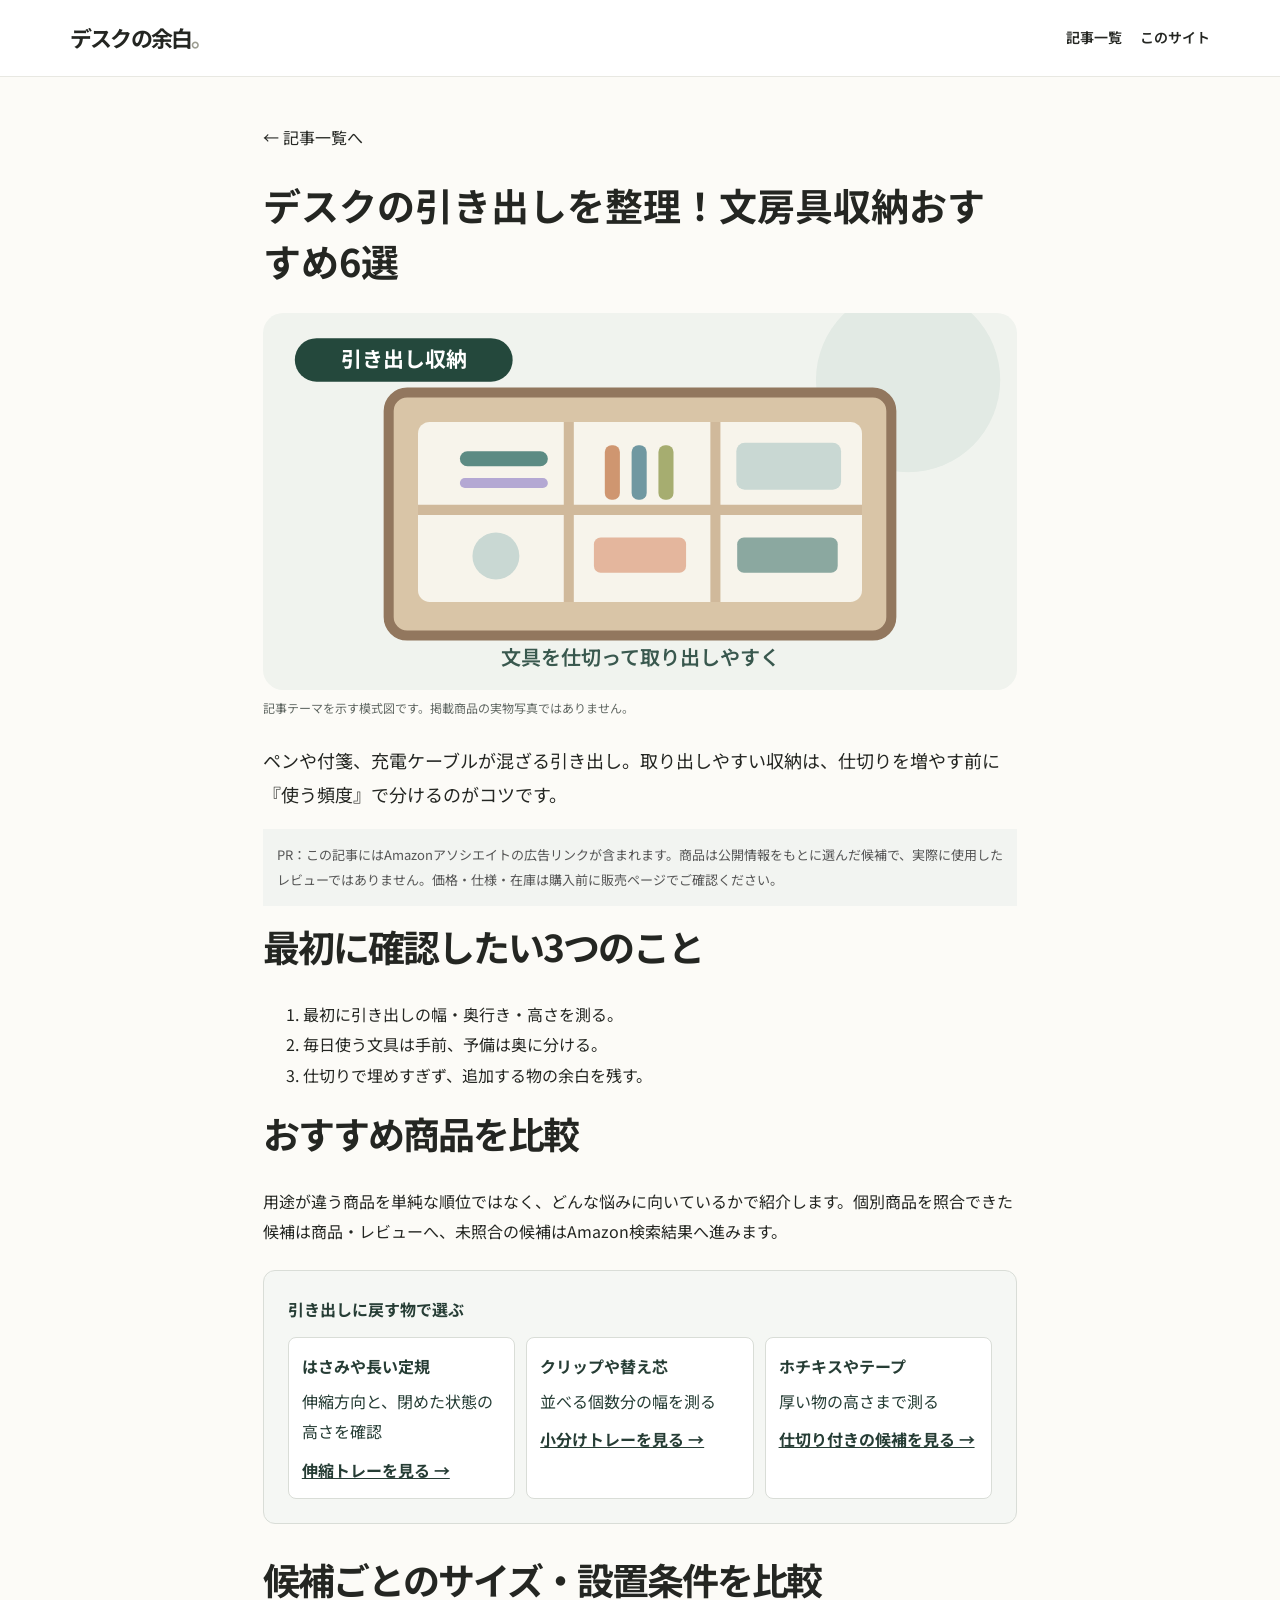
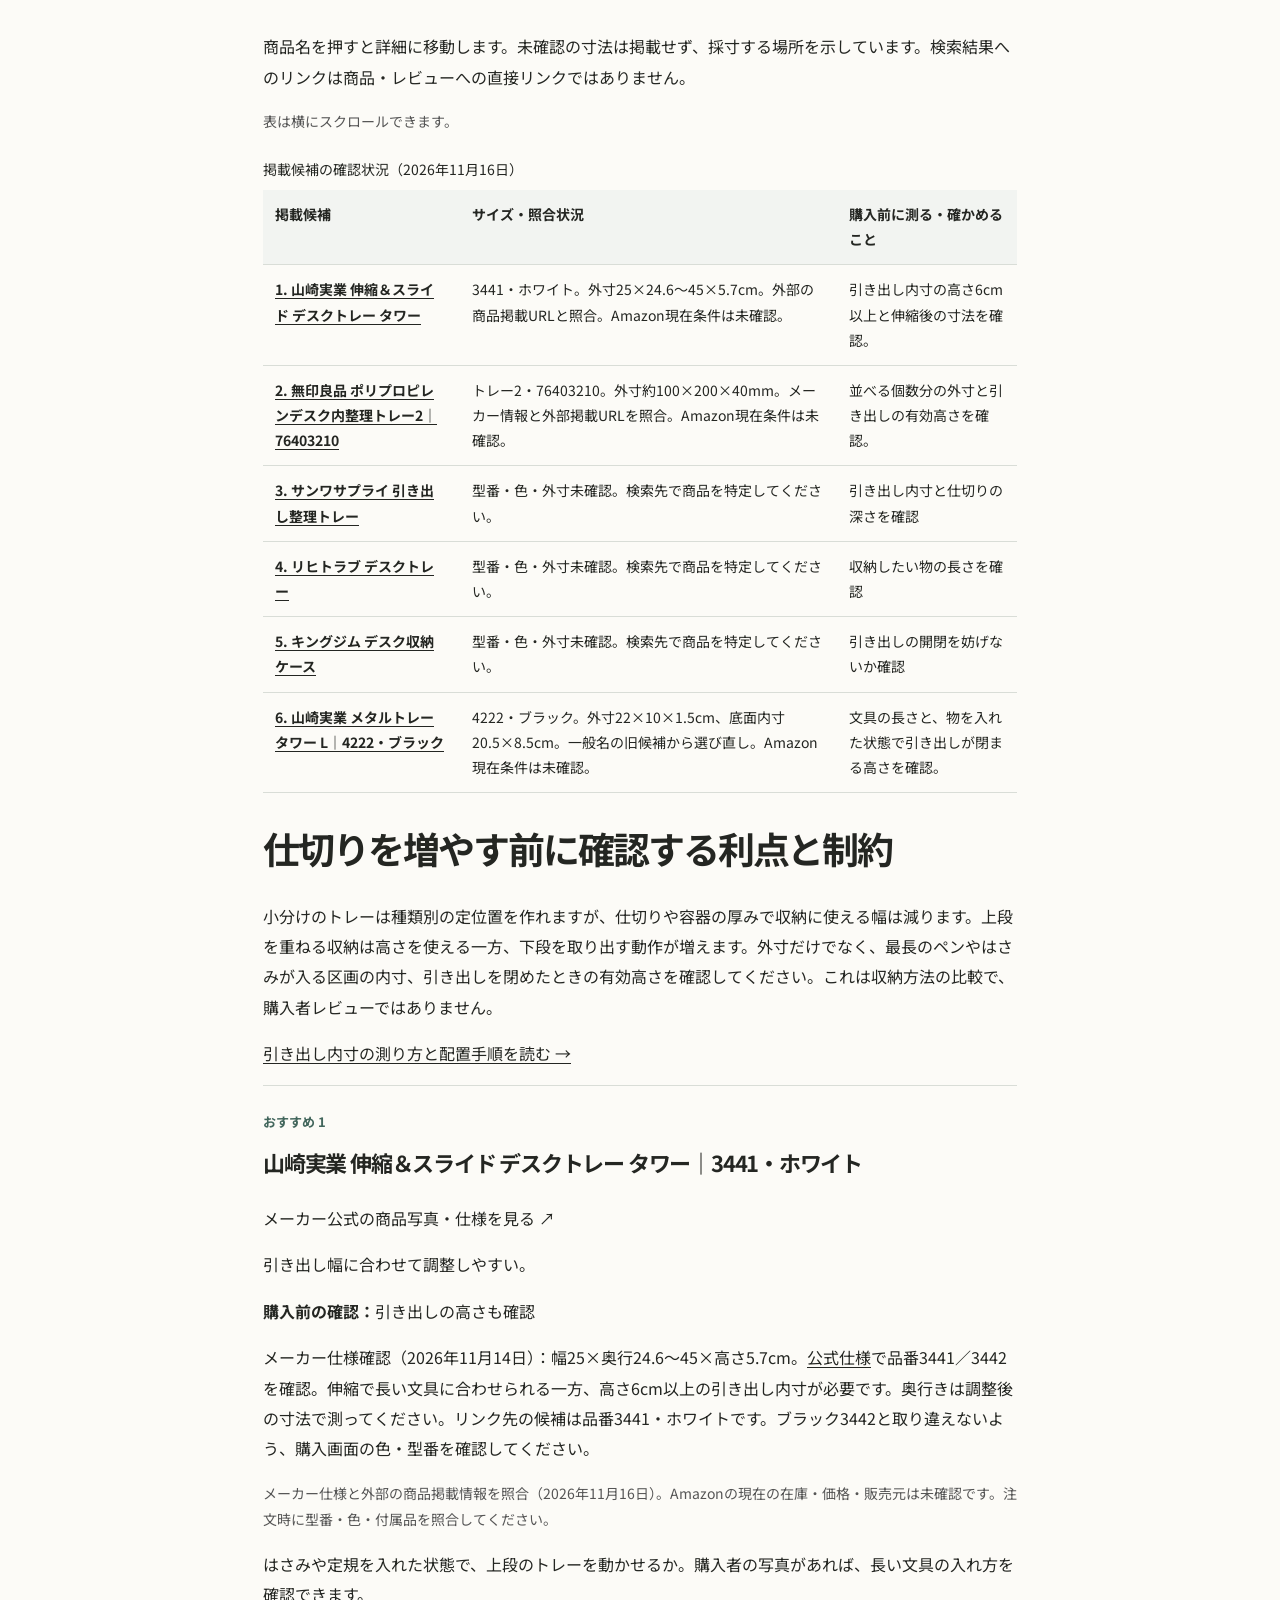
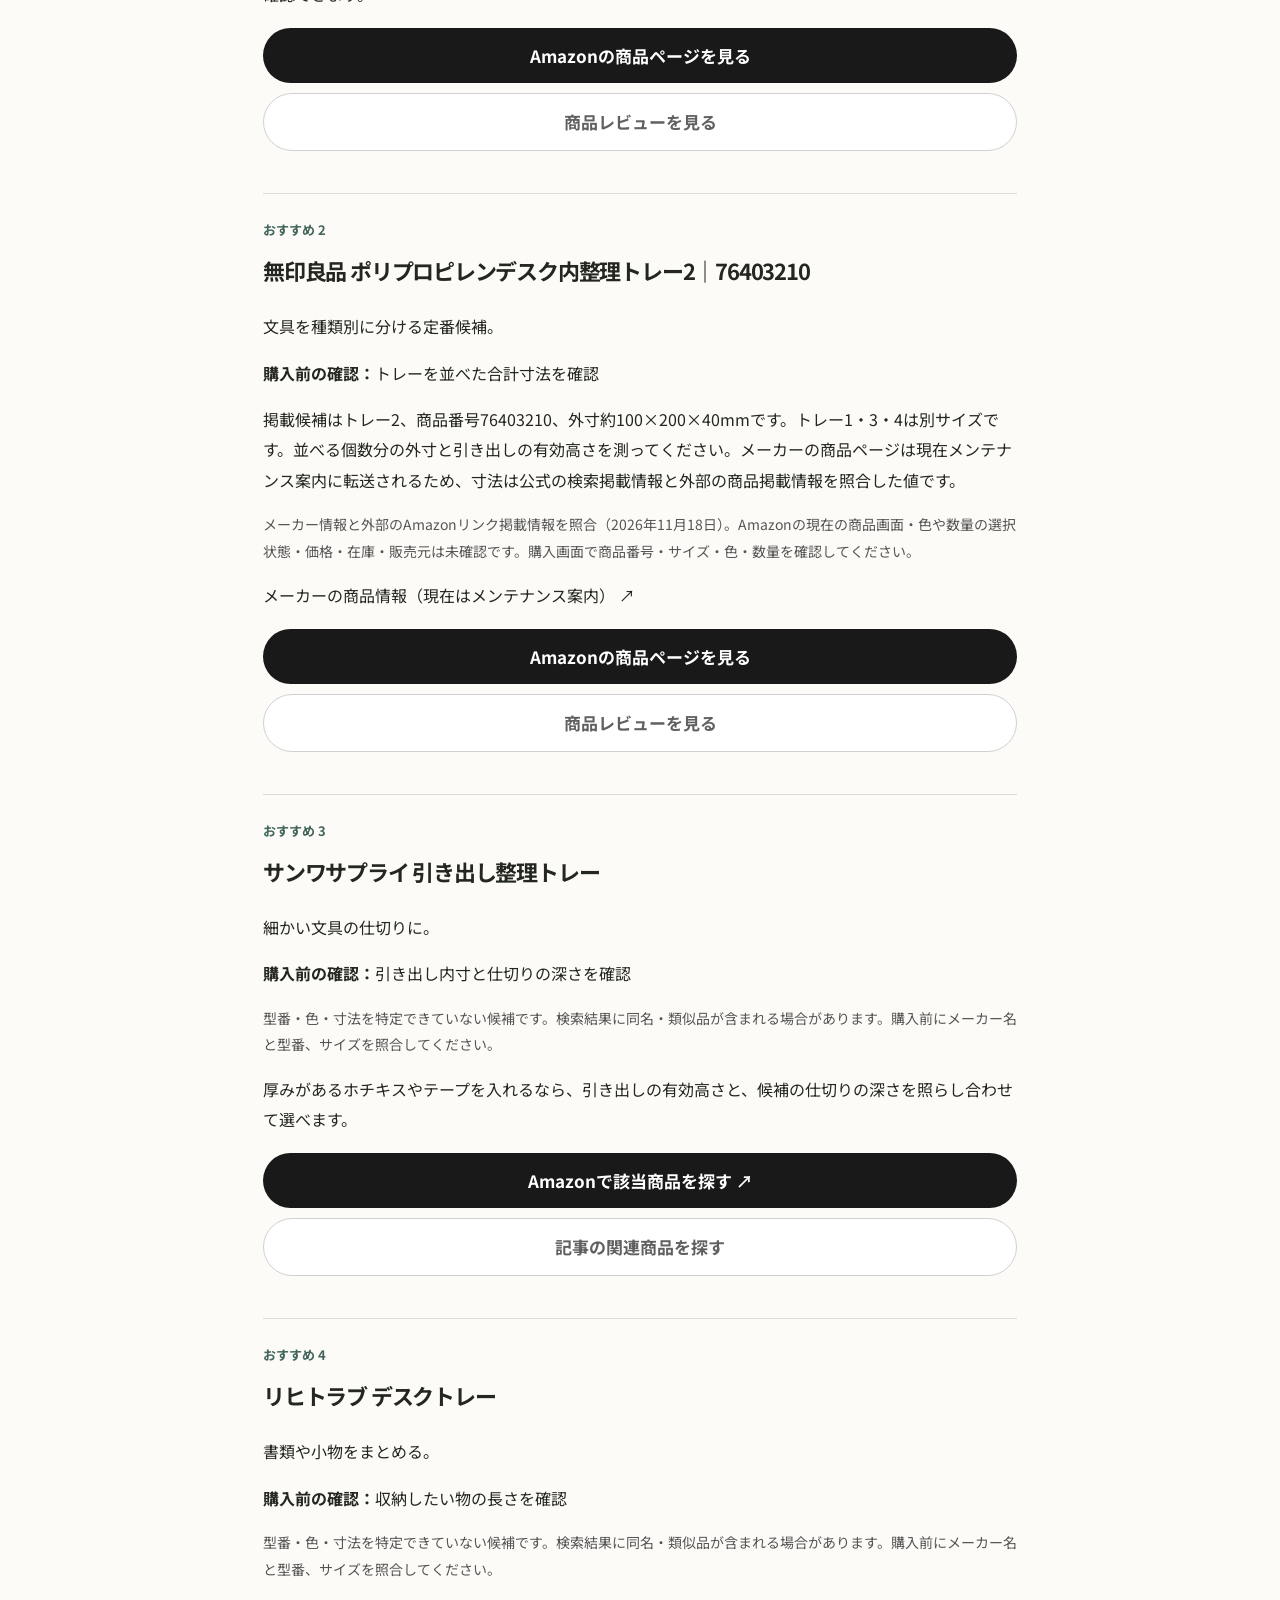
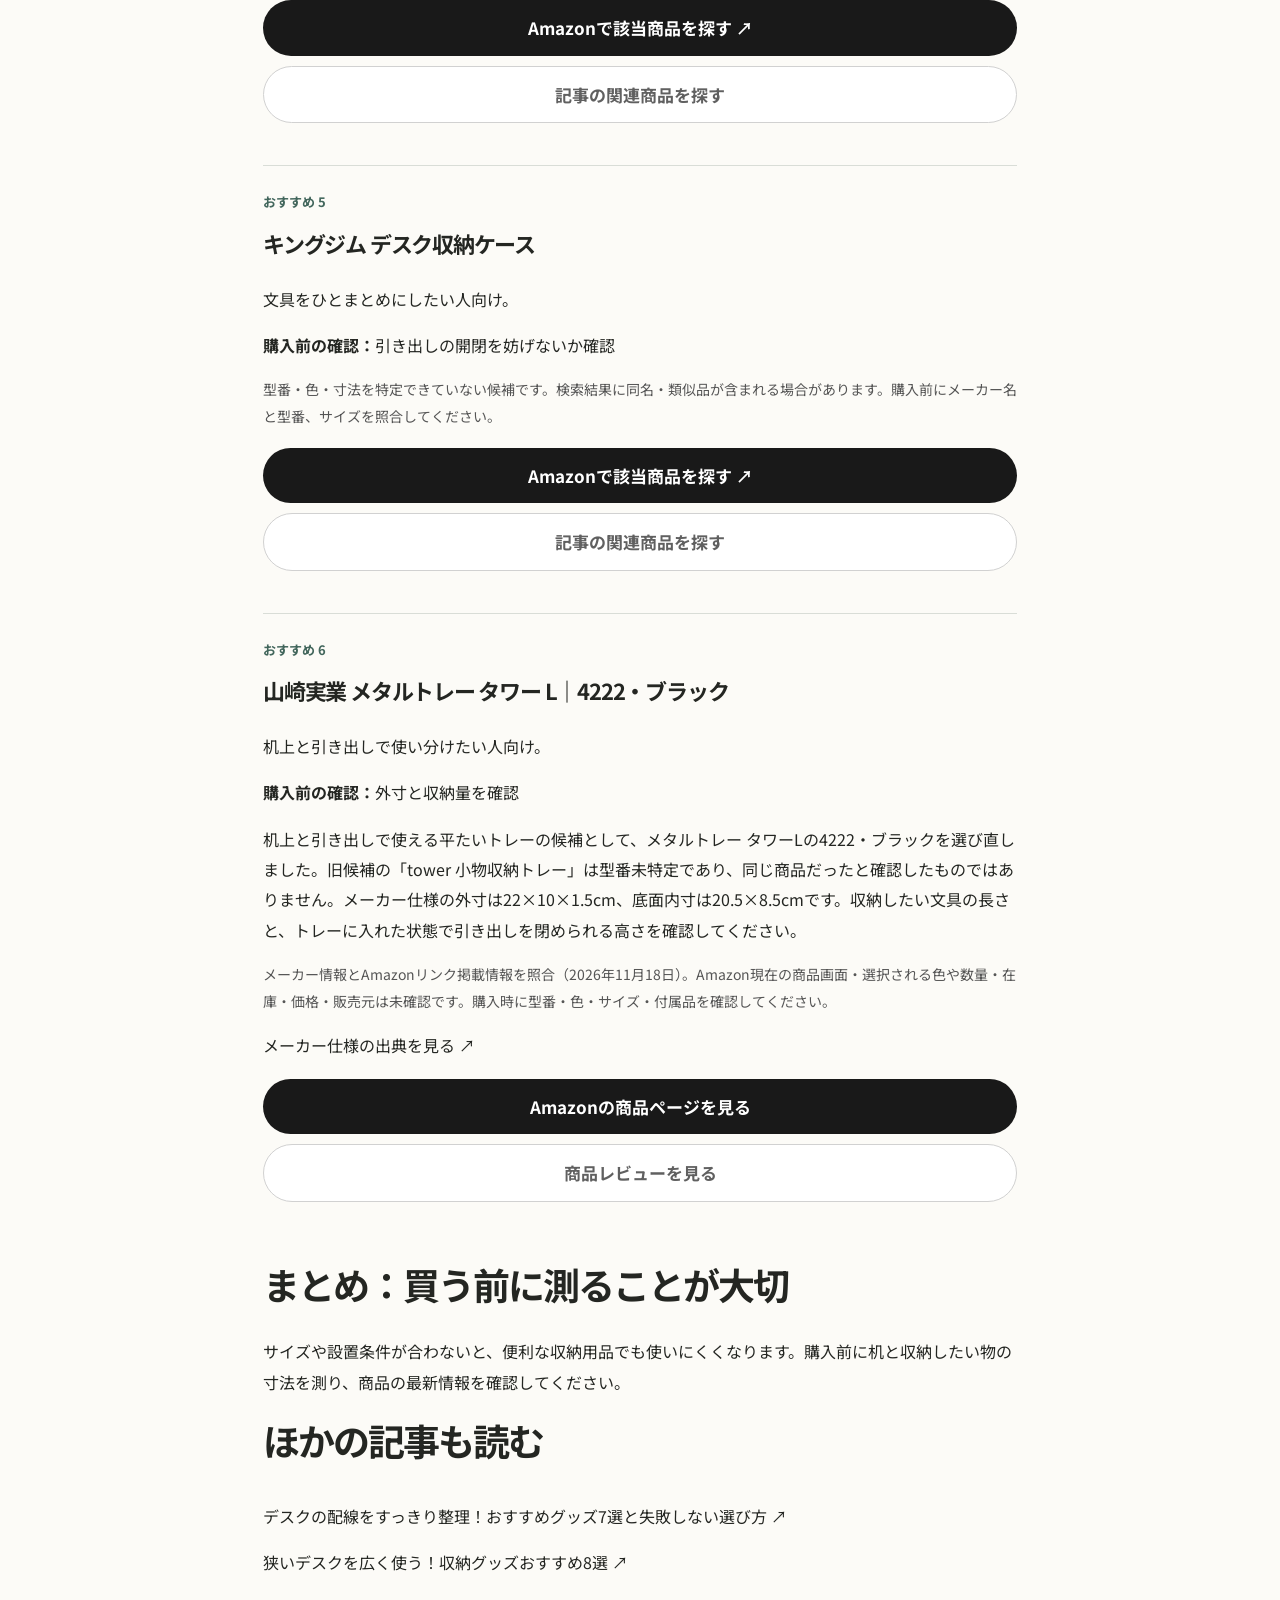
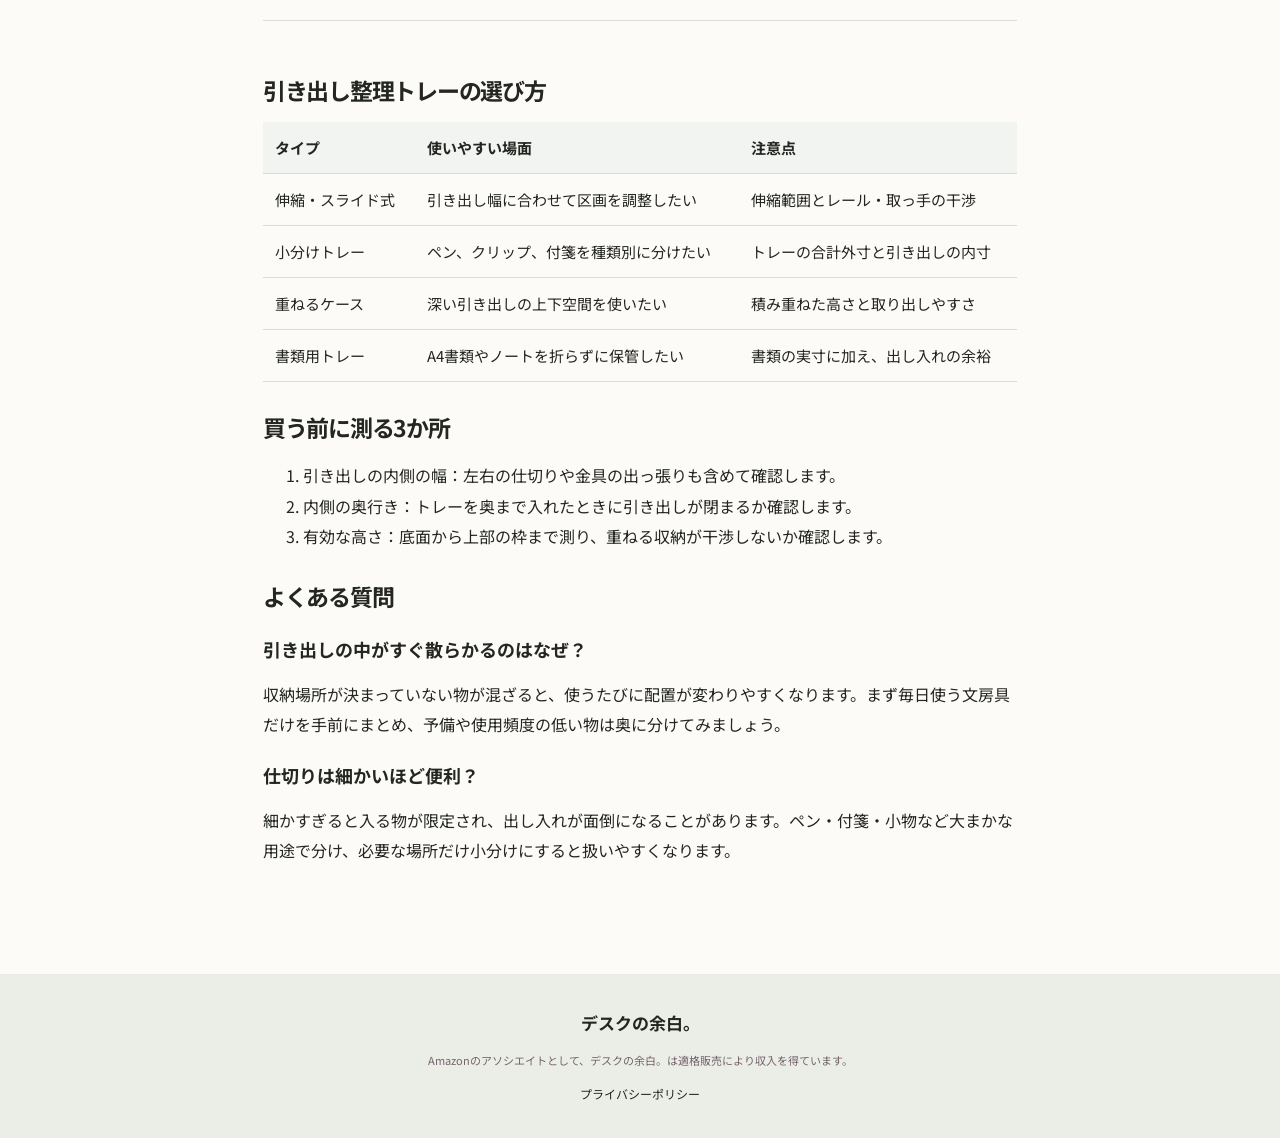
<file: notes/drawer-goods-6.html>
<!DOCTYPE html><html lang="ja"><head><meta charset="utf-8"><meta name="viewport" content="width=device-width,initial-scale=1"><meta name="description" content="ペンや付箋、充電ケーブルが混ざる引き出し。取り出しやすい収納は、仕切りを増やす前に『使う頻度』で分けるのがコツです。"><title>デスクの引き出しを整理！文房具収納おすすめ6選｜デスクの余白。</title><link rel="stylesheet" href="../style.css"><style>.reading{max-width:790px;margin:auto;padding:30px 18px 75px}.reading h1{font-size:clamp(26px,5vw,38px);line-height:1.45}.reading p,.reading li{font-size:16px;line-height:1.9}.reading .lead{font-size:18px}.pick{border-top:1px solid #d9ddd7;padding:24px 0}.pick h2{font-size:22px;line-height:1.5}.pick-num{font-size:13px;font-weight:700;color:#42665c}.buy{display:inline-block;background:#243f35;color:white;padding:12px 18px;border-radius:8px;text-decoration:none;font-weight:700;margin-top:8px}.reading .notice{font-size:13px;color:#555;background:#f2f4f1;padding:14px}.reading .related a{display:block;padding:9px 0} .article-hero{margin:20px 0 24px}.article-hero img{display:block;width:100%;height:240px;object-fit:cover;border-radius:12px}.article-hero figcaption{font-size:12px;color:#606762;margin-top:7px}@media(max-width:570px){.article-hero img{height:160px;border-radius:9px}} </style><script type="application/ld+json">{"@context": "https://schema.org", "@type": "Article", "headline": "デスクの引き出しを整理！文房具収納おすすめ6選", "description": "ペンや付箋、充電ケーブルが混ざる引き出し。取り出しやすい収納は、仕切りを増やす前に『使う頻度』で分けるのがコツです。", "inLanguage": "ja-JP", "mainEntityOfPage": "https://desk-no-yohaku.pages.dev/notes/drawer-goods-6", "author": {"@type": "Organization", "name": "デスクの余白。"}, "publisher": {"@type": "Organization", "name": "デスクの余白。"}, "url": "https://desk-no-yohaku.pages.dev/notes/drawer-goods-6"}</script><style>.seo-guide{margin:34px 0;border-top:1px solid #d9ddd7;padding-top:24px}.seo-guide h2{font-size:23px;line-height:1.5;margin:28px 0 14px}.seo-guide h3{font-size:18px;line-height:1.5;margin:22px 0 8px}.compare-scroll{overflow-x:auto}.seo-guide table{width:100%;border-collapse:collapse;font-size:15px;min-width:530px}.seo-guide th,.seo-guide td{text-align:left;vertical-align:top;padding:12px;border-bottom:1px solid #d9ddd7}.seo-guide th{background:#f2f4f1}</style><style>.affiliate-actions{display:grid;gap:10px;margin:18px 0}.affiliate-actions a{display:block;text-align:center;border-radius:999px;padding:15px 12px;font-size:clamp(13px,2.7vw,17px);font-weight:700;text-decoration:none;line-height:1.5}.affiliate-main{background:#191919;color:#fff!important}.affiliate-review{background:#fff;color:#606060!important;border:1px solid #d1d1d1}@media(max-width:420px){.affiliate-actions a{font-size:13px;padding:13px 8px}}</style><style>.article-hero .topic-visual{display:block;width:100%;height:auto;max-height:380px;border-radius:12px}.article-hero figcaption{font-size:12px;color:#606762;margin-top:7px}</style><link rel="canonical" href="https://desk-no-yohaku.pages.dev/notes/drawer-goods-6"></head><body><header class="site-header"><a class="brand" href="../">デスクの余白<span>。</span></a><nav><a href="../#articles">記事一覧</a><a href="../#about">このサイト</a></nav></header><main class="reading"><p><a href="../#articles">← 記事一覧へ</a></p><h1>デスクの引き出しを整理！文房具収納おすすめ6選</h1><figure class="article-hero"><svg class="topic-visual" viewBox="0 0 900 450" role="img" aria-label="引き出し収納：文具を仕切って取り出しやすく" xmlns="http://www.w3.org/2000/svg"><rect width="900" height="450" rx="24" fill="#f0f3ee"/><circle cx="770" cy="80" r="110" fill="#e2eae4"/><rect x="150" y="95" width="600" height="290" rx="22" fill="#d9c5a7" stroke="#92775e" stroke-width="12"/><rect x="185" y="130" width="530" height="215" rx="14" fill="#f7f4eb"/><path d="M365 130V345M540 130V345M185 235H715" stroke="#d0b99b" stroke-width="12"/><rect x="235" y="165" width="105" height="18" rx="9" fill="#5c8b83"/><rect x="235" y="197" width="105" height="12" rx="6" fill="#b4a8d3"/><rect x="408" y="158" width="18" height="65" rx="8" fill="#cf9670"/><rect x="440" y="158" width="18" height="65" rx="8" fill="#7098a1"/><rect x="472" y="158" width="18" height="65" rx="8" fill="#a6ad70"/><rect x="565" y="155" width="125" height="56" rx="10" fill="#c9d8d3"/><circle cx="278" cy="290" r="28" fill="#c9d8d3"/><rect x="395" y="268" width="110" height="42" rx="8" fill="#e4b69d"/><rect x="566" y="268" width="120" height="42" rx="8" fill="#8ba8a0"/><rect x="38" y="30" width="260" height="52" rx="26" fill="#24483c"/><text x="168" y="65" font-size="25" font-weight="700" text-anchor="middle" fill="#fff">引き出し収納</text><text x="450" y="420" font-size="24" font-weight="600" text-anchor="middle" fill="#39584e">文具を仕切って取り出しやすく</text></svg><figcaption>記事テーマを示す模式図です。掲載商品の実物写真ではありません。</figcaption></figure><p class="lead">ペンや付箋、充電ケーブルが混ざる引き出し。取り出しやすい収納は、仕切りを増やす前に『使う頻度』で分けるのがコツです。</p><p class="notice">PR：この記事にはAmazonアソシエイトの広告リンクが含まれます。商品は公開情報をもとに選んだ候補で、実際に使用したレビューではありません。価格・仕様・在庫は購入前に販売ページでご確認ください。</p><h2>最初に確認したい3つのこと</h2><ol><li>最初に引き出しの幅・奥行き・高さを測る。</li><li>毎日使う文具は手前、予備は奥に分ける。</li><li>仕切りで埋めすぎず、追加する物の余白を残す。</li></ol><h2>おすすめ商品を比較</h2><p>用途が違う商品を単純な順位ではなく、どんな悩みに向いているかで紹介します。個別商品を照合できた候補は商品・レビューへ、未照合の候補はAmazon検索結果へ進みます。</p><figure class="setup-map" id="setup-map"><figcaption>引き出しに戻す物で選ぶ</figcaption><ol><li><strong>はさみや長い定規</strong><span>伸縮方向と、閉めた状態の高さを確認</span><a href="#pick-1">伸縮トレーを見る →</a></li><li><strong>クリップや替え芯</strong><span>並べる個数分の幅を測る</span><a href="#pick-2">小分けトレーを見る →</a></li><li><strong>ホチキスやテープ</strong><span>厚い物の高さまで測る</span><a href="#pick-3">仕切り付きの候補を見る →</a></li></ol></figure><section class="product-comparison" aria-labelledby="product-comparison-title"><h2 id="product-comparison-title">候補ごとのサイズ・設置条件を比較</h2><p>商品名を押すと詳細に移動します。未確認の寸法は掲載せず、採寸する場所を示しています。検索結果へのリンクは商品・レビューへの直接リンクではありません。</p><p class="scroll-hint">表は横にスクロールできます。</p><div class="compare-scroll" role="region" aria-label="商品別のサイズと購入前の確認事項" tabindex="0"><table><caption>掲載候補の確認状況（2026年11月16日）</caption><thead><tr><th scope="col">掲載候補</th><th scope="col">サイズ・照合状況</th><th scope="col">購入前に測る・確かめること</th></tr></thead><tbody><tr><th scope="row"><a href="#pick-1">1. 山崎実業 伸縮＆スライド デスクトレー タワー</a></th><td>3441・ホワイト。外寸25×24.6〜45×5.7cm。外部の商品掲載URLと照合。Amazon現在条件は未確認。</td><td>引き出し内寸の高さ6cm以上と伸縮後の寸法を確認。</td></tr><tr><th scope="row"><a href="#pick-2">2. 無印良品 ポリプロピレンデスク内整理トレー2｜76403210</a></th><td>トレー2・76403210。外寸約100×200×40mm。メーカー情報と外部掲載URLを照合。Amazon現在条件は未確認。</td><td>並べる個数分の外寸と引き出しの有効高さを確認。</td></tr><tr><th scope="row"><a href="#pick-3">3. サンワサプライ 引き出し整理トレー</a></th><td>型番・色・外寸未確認。検索先で商品を特定してください。</td><td>引き出し内寸と仕切りの深さを確認</td></tr><tr><th scope="row"><a href="#pick-4">4. リヒトラブ デスクトレー</a></th><td>型番・色・外寸未確認。検索先で商品を特定してください。</td><td>収納したい物の長さを確認</td></tr><tr><th scope="row"><a href="#pick-5">5. キングジム デスク収納ケース</a></th><td>型番・色・外寸未確認。検索先で商品を特定してください。</td><td>引き出しの開閉を妨げないか確認</td></tr><tr><th scope="row"><a href="#pick-6">6. 山崎実業 メタルトレー タワー L｜4222・ブラック</a></th><td>4222・ブラック。外寸22×10×1.5cm、底面内寸20.5×8.5cm。一般名の旧候補から選び直し。Amazon現在条件は未確認。</td><td>文具の長さと、物を入れた状態で引き出しが閉まる高さを確認。</td></tr></tbody></table></div></section><h2>仕切りを増やす前に確認する利点と制約</h2><p>小分けのトレーは種類別の定位置を作れますが、仕切りや容器の厚みで収納に使える幅は減ります。上段を重ねる収納は高さを使える一方、下段を取り出す動作が増えます。外寸だけでなく、最長のペンやはさみが入る区画の内寸、引き出しを閉めたときの有効高さを確認してください。これは収納方法の比較で、購入者レビューではありません。</p><p><a class="measurement-link" href="/notes/drawer-organization">引き出し内寸の測り方と配置手順を読む →</a></p><section class="pick" id="pick-1"><div class="pick-num">おすすめ 1</div><h2>山崎実業 伸縮＆スライド デスクトレー タワー｜3441・ホワイト</h2><p><a href="https://www.yamajitsu.co.jp/products/241226" target="_blank" rel="noopener noreferrer">メーカー公式の商品写真・仕様を見る ↗</a></p><p>引き出し幅に合わせて調整しやすい。</p><p><strong>購入前の確認：</strong>引き出しの高さも確認</p><p class="verified-spec">メーカー仕様確認（2026年11月14日）：幅25×奥行24.6〜45×高さ5.7cm。<a href="https://www.yamajitsu.co.jp/products/241226" target="_blank" rel="noopener noreferrer">公式仕様</a>で品番3441／3442を確認。伸縮で長い文具に合わせられる一方、高さ6cm以上の引き出し内寸が必要です。奥行きは調整後の寸法で測ってください。リンク先の候補は品番3441・ホワイトです。ブラック3442と取り違えないよう、購入画面の色・型番を確認してください。</p><p class="product-status">メーカー仕様と外部の商品掲載情報を照合（2026年11月16日）。Amazonの現在の在庫・価格・販売元は未確認です。注文時に型番・色・付属品を照合してください。</p><p>はさみや定規を入れた状態で、上段のトレーを動かせるか。購入者の写真があれば、長い文具の入れ方を確認できます。</p><div class="affiliate-actions"><a class="affiliate-main" href="https://www.amazon.co.jp/dp/B06XCRGD3L?tag=moon12-22" target="_blank" rel="sponsored noopener noreferrer">Amazonの商品ページを見る</a><a class="affiliate-review" href="https://www.amazon.co.jp/product-reviews/B06XCRGD3L/?tag=moon12-22" target="_blank" rel="sponsored noopener noreferrer">商品レビューを見る</a></div></section><section class="pick" id="pick-2"><div class="pick-num">おすすめ 2</div><h2>無印良品 ポリプロピレンデスク内整理トレー2｜76403210</h2><p>文具を種類別に分ける定番候補。</p><p><strong>購入前の確認：</strong>トレーを並べた合計寸法を確認</p><p class="verified-spec">掲載候補はトレー2、商品番号76403210、外寸約100×200×40mmです。トレー1・3・4は別サイズです。並べる個数分の外寸と引き出しの有効高さを測ってください。メーカーの商品ページは現在メンテナンス案内に転送されるため、寸法は公式の検索掲載情報と外部の商品掲載情報を照合した値です。</p><p class="product-status">メーカー情報と外部のAmazonリンク掲載情報を照合（2026年11月18日）。Amazonの現在の商品画面・色や数量の選択状態・価格・在庫・販売元は未確認です。購入画面で商品番号・サイズ・色・数量を確認してください。</p><p><a href="https://www.muji.com/jp/ja/store/cmdty/detail/4548076403210" target="_blank" rel="noopener noreferrer">メーカーの商品情報（現在はメンテナンス案内） ↗</a></p><div class="affiliate-actions"><a class="affiliate-main" href="https://www.amazon.co.jp/dp/B0FR9D4NSD?tag=moon12-22" target="_blank" rel="sponsored noopener noreferrer">Amazonの商品ページを見る</a><a class="affiliate-review" href="https://www.amazon.co.jp/product-reviews/B0FR9D4NSD/?tag=moon12-22" target="_blank" rel="sponsored noopener noreferrer">商品レビューを見る</a></div></section><section class="pick" id="pick-3"><div class="pick-num">おすすめ 3</div><h2>サンワサプライ 引き出し整理トレー</h2><p>細かい文具の仕切りに。</p><p><strong>購入前の確認：</strong>引き出し内寸と仕切りの深さを確認</p><p class="product-status">型番・色・寸法を特定できていない候補です。検索結果に同名・類似品が含まれる場合があります。購入前にメーカー名と型番、サイズを照合してください。</p><p>厚みがあるホチキスやテープを入れるなら、引き出しの有効高さと、候補の仕切りの深さを照らし合わせて選べます。</p><div class="affiliate-actions"><a class="affiliate-main" href="https://www.amazon.co.jp/s?k=%E3%82%B5%E3%83%B3%E3%83%AF%E3%82%B5%E3%83%97%E3%83%A9%E3%82%A4%20%E5%BC%95%E3%81%8D%E5%87%BA%E3%81%97%E6%95%B4%E7%90%86%E3%83%88%E3%83%AC%E3%83%BC&amp;tag=moon12-22" target="_blank" rel="sponsored noopener noreferrer">Amazonで該当商品を探す ↗</a><a class="affiliate-review" href="https://www.amazon.co.jp/s?k=%E3%82%B5%E3%83%B3%E3%83%AF%E3%82%B5%E3%83%97%E3%83%A9%E3%82%A4%20%E5%BC%95%E3%81%8D%E5%87%BA%E3%81%97%E6%95%B4%E7%90%86%E3%83%88%E3%83%AC%E3%83%BC&amp;tag=moon12-22" target="_blank" rel="sponsored noopener noreferrer">記事の関連商品を探す</a></div></section><section class="pick" id="pick-4"><div class="pick-num">おすすめ 4</div><h2>リヒトラブ デスクトレー</h2><p>書類や小物をまとめる。</p><p><strong>購入前の確認：</strong>収納したい物の長さを確認</p><p class="product-status">型番・色・寸法を特定できていない候補です。検索結果に同名・類似品が含まれる場合があります。購入前にメーカー名と型番、サイズを照合してください。</p><div class="affiliate-actions"><a class="affiliate-main" href="https://www.amazon.co.jp/s?k=%E3%83%AA%E3%83%92%E3%83%88%E3%83%A9%E3%83%96%20%E3%83%87%E3%82%B9%E3%82%AF%E3%83%88%E3%83%AC%E3%83%BC&amp;tag=moon12-22" target="_blank" rel="sponsored noopener noreferrer">Amazonで該当商品を探す ↗</a><a class="affiliate-review" href="https://www.amazon.co.jp/s?k=%E3%83%AA%E3%83%92%E3%83%88%E3%83%A9%E3%83%96%20%E3%83%87%E3%82%B9%E3%82%AF%E3%83%88%E3%83%AC%E3%83%BC&amp;tag=moon12-22" target="_blank" rel="sponsored noopener noreferrer">記事の関連商品を探す</a></div></section><section class="pick" id="pick-5"><div class="pick-num">おすすめ 5</div><h2>キングジム デスク収納ケース</h2><p>文具をひとまとめにしたい人向け。</p><p><strong>購入前の確認：</strong>引き出しの開閉を妨げないか確認</p><p class="product-status">型番・色・寸法を特定できていない候補です。検索結果に同名・類似品が含まれる場合があります。購入前にメーカー名と型番、サイズを照合してください。</p><div class="affiliate-actions"><a class="affiliate-main" href="https://www.amazon.co.jp/s?k=%E3%82%AD%E3%83%B3%E3%82%B0%E3%82%B8%E3%83%A0%20%E3%83%87%E3%82%B9%E3%82%AF%E5%8F%8E%E7%B4%8D%E3%82%B1%E3%83%BC%E3%82%B9&amp;tag=moon12-22" target="_blank" rel="sponsored noopener noreferrer">Amazonで該当商品を探す ↗</a><a class="affiliate-review" href="https://www.amazon.co.jp/s?k=%E3%82%AD%E3%83%B3%E3%82%B0%E3%82%B8%E3%83%A0%20%E3%83%87%E3%82%B9%E3%82%AF%E5%8F%8E%E7%B4%8D%E3%82%B1%E3%83%BC%E3%82%B9&amp;tag=moon12-22" target="_blank" rel="sponsored noopener noreferrer">記事の関連商品を探す</a></div></section><section class="pick" id="pick-6"><div class="pick-num">おすすめ 6</div><h2>山崎実業 メタルトレー タワー L｜4222・ブラック</h2><p>机上と引き出しで使い分けたい人向け。</p><p><strong>購入前の確認：</strong>外寸と収納量を確認</p><p class="verified-spec">机上と引き出しで使える平たいトレーの候補として、メタルトレー タワーLの4222・ブラックを選び直しました。旧候補の「tower 小物収納トレー」は型番未特定であり、同じ商品だったと確認したものではありません。メーカー仕様の外寸は22×10×1.5cm、底面内寸は20.5×8.5cmです。収納したい文具の長さと、トレーに入れた状態で引き出しを閉められる高さを確認してください。</p><p class="product-status">メーカー情報とAmazonリンク掲載情報を照合（2026年11月18日）。Amazon現在の商品画面・選択される色や数量・在庫・価格・販売元は未確認です。購入時に型番・色・サイズ・付属品を確認してください。</p><p><a href="https://www.yamajitsu.co.jp/products/241402" target="_blank" rel="noopener noreferrer">メーカー仕様の出典を見る ↗</a></p><div class="affiliate-actions"><a class="affiliate-main" href="https://www.amazon.co.jp/dp/B07DP94B25?tag=moon12-22" target="_blank" rel="sponsored noopener noreferrer">Amazonの商品ページを見る</a><a class="affiliate-review" href="https://www.amazon.co.jp/product-reviews/B07DP94B25/?tag=moon12-22" target="_blank" rel="sponsored noopener noreferrer">商品レビューを見る</a></div></section><h2>まとめ：買う前に測ることが大切</h2><p>サイズや設置条件が合わないと、便利な収納用品でも使いにくくなります。購入前に机と収納したい物の寸法を測り、商品の最新情報を確認してください。</p><div class="related"><h2>ほかの記事も読む</h2><a href="/notes/cable-goods-7">デスクの配線をすっきり整理！おすすめグッズ7選と失敗しない選び方 ↗</a><a href="/notes/small-desk-goods-8">狭いデスクを広く使う！収納グッズおすすめ8選 ↗</a></div><section class="seo-guide"><h2>引き出し整理トレーの選び方</h2><div class="compare-scroll"><table><thead><tr><th>タイプ</th><th>使いやすい場面</th><th>注意点</th></tr></thead><tbody><tr><td>伸縮・スライド式</td><td>引き出し幅に合わせて区画を調整したい</td><td>伸縮範囲とレール・取っ手の干渉</td></tr><tr><td>小分けトレー</td><td>ペン、クリップ、付箋を種類別に分けたい</td><td>トレーの合計外寸と引き出しの内寸</td></tr><tr><td>重ねるケース</td><td>深い引き出しの上下空間を使いたい</td><td>積み重ねた高さと取り出しやすさ</td></tr><tr><td>書類用トレー</td><td>A4書類やノートを折らずに保管したい</td><td>書類の実寸に加え、出し入れの余裕</td></tr></tbody></table></div><h2>買う前に測る3か所</h2><ol><li>引き出しの内側の幅：左右の仕切りや金具の出っ張りも含めて確認します。</li><li>内側の奥行き：トレーを奥まで入れたときに引き出しが閉まるか確認します。</li><li>有効な高さ：底面から上部の枠まで測り、重ねる収納が干渉しないか確認します。</li></ol><h2>よくある質問</h2><h3>引き出しの中がすぐ散らかるのはなぜ？</h3><p>収納場所が決まっていない物が混ざると、使うたびに配置が変わりやすくなります。まず毎日使う文房具だけを手前にまとめ、予備や使用頻度の低い物は奥に分けてみましょう。</p><h3>仕切りは細かいほど便利？</h3><p>細かすぎると入る物が限定され、出し入れが面倒になることがあります。ペン・付箋・小物など大まかな用途で分け、必要な場所だけ小分けにすると扱いやすくなります。</p></section></main><footer><strong>デスクの余白。</strong><small>Amazonのアソシエイトとして、デスクの余白。は適格販売により収入を得ています。</small><a href="/privacy">プライバシーポリシー</a></footer><!-- Cloudflare Web Analytics --><script type='module' src='https://static.cloudflareinsights.com/beacon.min.js' data-cf-beacon='{"token": "b279277d8dfe49c0ad2bdf793476e3ce"}'></script><!-- End Cloudflare Web Analytics --></body></html>
</file>
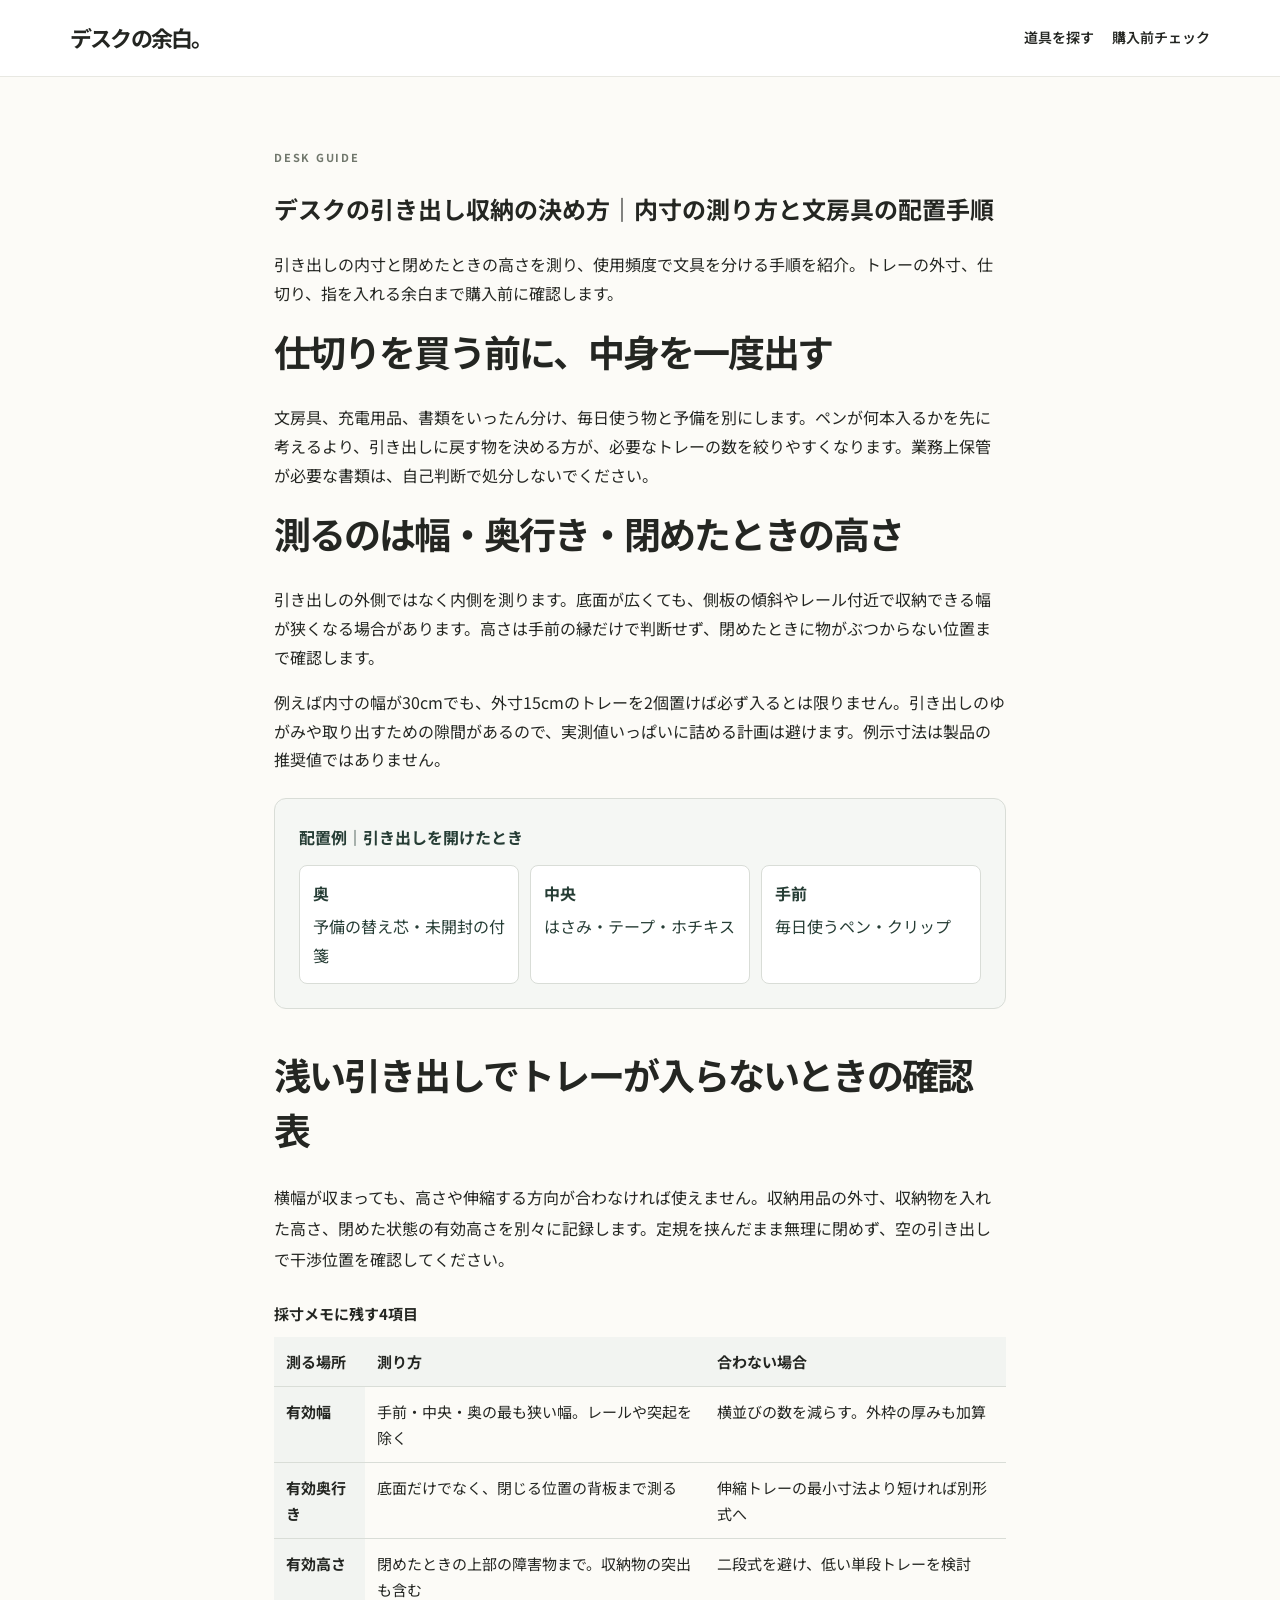
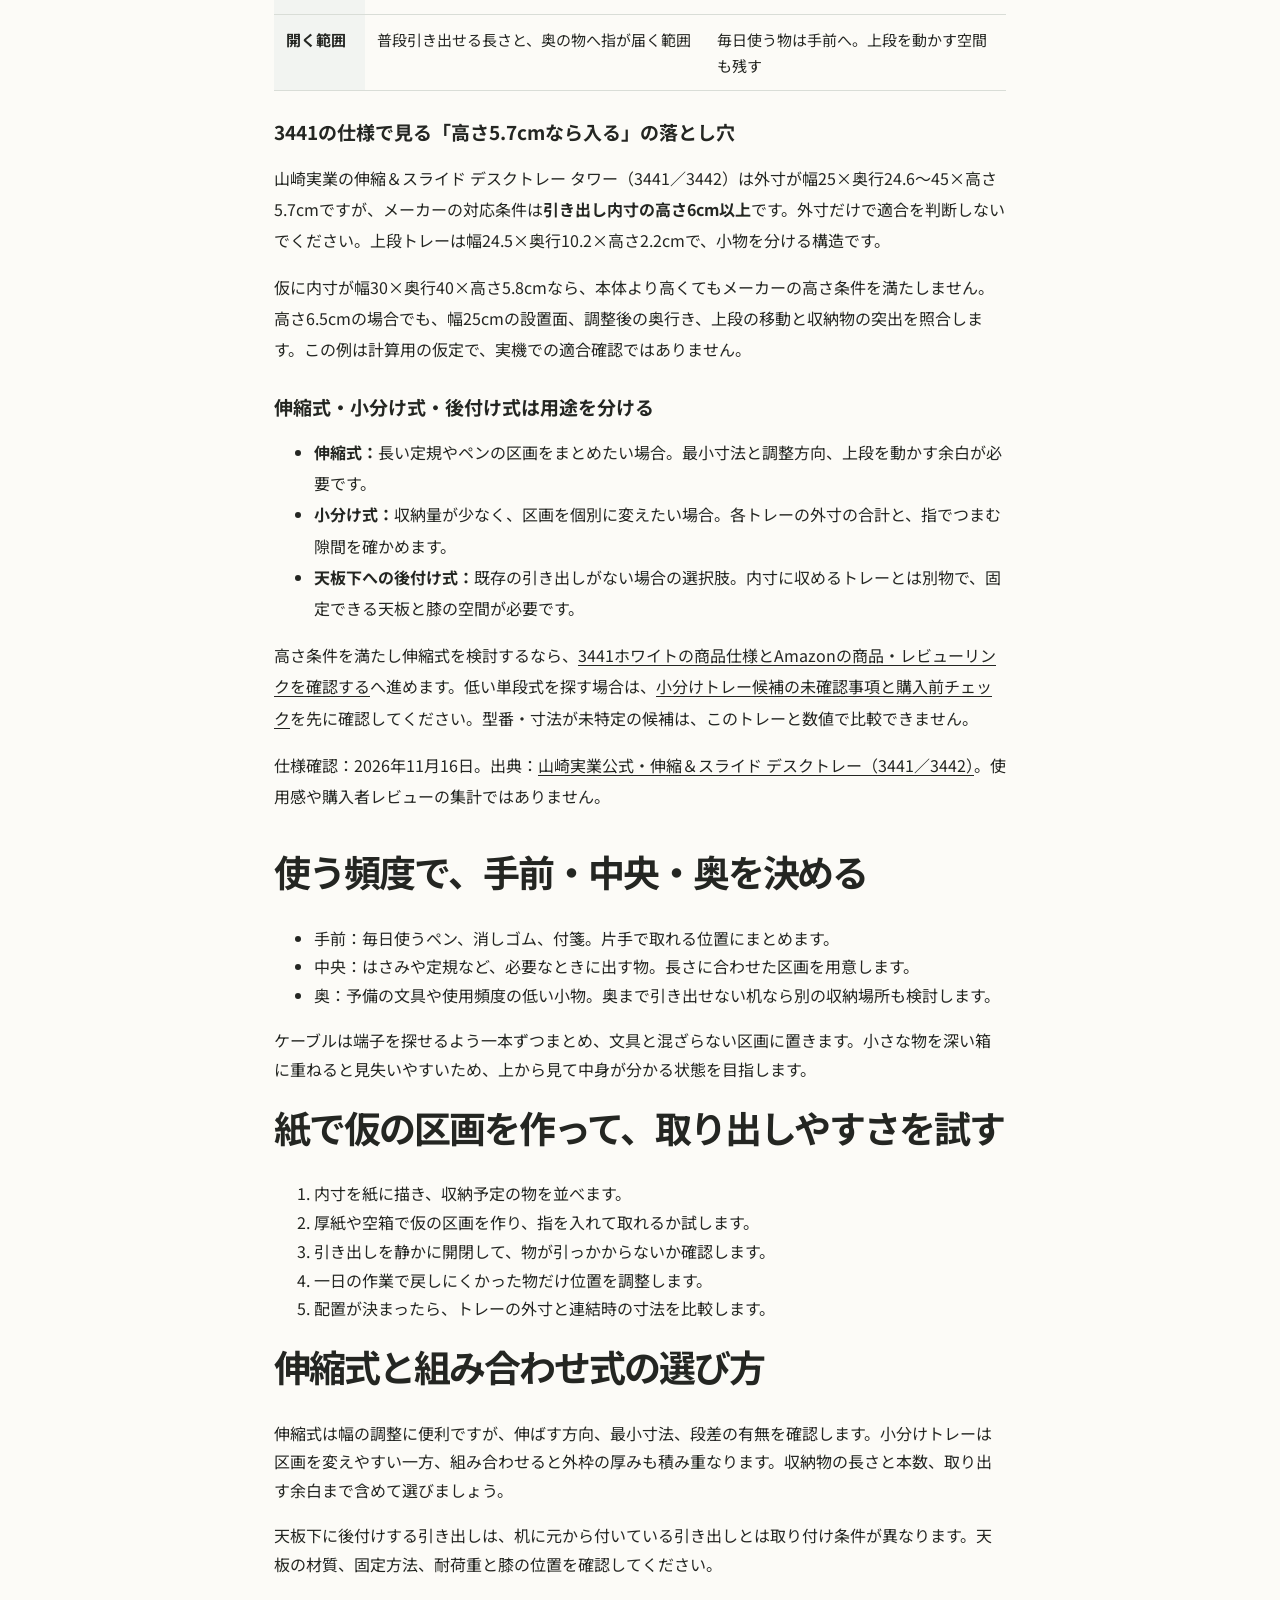
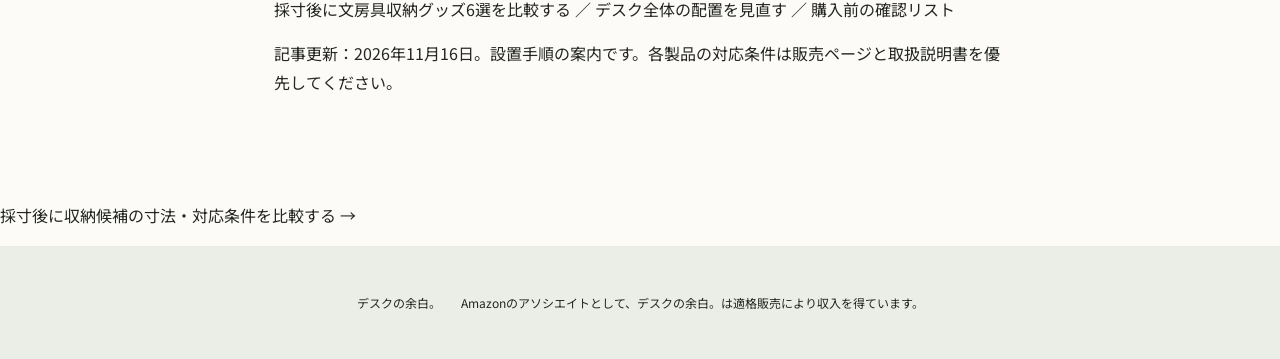
<file: notes/drawer-organization.html>
<!doctype html><html lang="ja"><head><meta charset="utf-8"><meta name="viewport" content="width=device-width,initial-scale=1"><meta name="description" content="引き出しの内寸と閉めたときの高さを測り、使用頻度で文具を分ける手順を紹介。トレーの外寸、仕切り、指を入れる余白まで購入前に確認します。"><title>デスクの引き出し収納の決め方｜内寸の測り方と文房具の配置手順｜デスクの余白。</title><link rel="stylesheet" href="../style.css"><script type="application/ld+json">{"@context": "https://schema.org", "@type": "Article", "headline": "デスクの引き出し収納の決め方｜内寸の測り方と文房具の配置手順", "description": "引き出しの内寸と閉めたときの高さを測り、使用頻度で文具を分ける手順を紹介。トレーの外寸、仕切り、指を入れる余白まで購入前に確認します。", "inLanguage": "ja", "mainEntityOfPage": "https://desk-no-yohaku.pages.dev/notes/drawer-organization", "url": "https://desk-no-yohaku.pages.dev/notes/drawer-organization"}</script><link rel="canonical" href="https://desk-no-yohaku.pages.dev/notes/drawer-organization"></head><body><header class="site-header"><a class="brand" href="/">デスクの余白。</a><nav><a href="/#products">道具を探す</a><a href="/check">購入前チェック</a></nav></header><main><section class="section" style="max-width:780px"><div class="eyebrow">DESK GUIDE</div><h1>デスクの引き出し収納の決め方｜内寸の測り方と文房具の配置手順</h1><p>引き出しの内寸と閉めたときの高さを測り、使用頻度で文具を分ける手順を紹介。トレーの外寸、仕切り、指を入れる余白まで購入前に確認します。</p><h2>仕切りを買う前に、中身を一度出す</h2><p>文房具、充電用品、書類をいったん分け、毎日使う物と予備を別にします。ペンが何本入るかを先に考えるより、引き出しに戻す物を決める方が、必要なトレーの数を絞りやすくなります。業務上保管が必要な書類は、自己判断で処分しないでください。</p>
<h2>測るのは幅・奥行き・閉めたときの高さ</h2><p>引き出しの外側ではなく内側を測ります。底面が広くても、側板の傾斜やレール付近で収納できる幅が狭くなる場合があります。高さは手前の縁だけで判断せず、閉めたときに物がぶつからない位置まで確認します。</p><p>例えば内寸の幅が30cmでも、外寸15cmのトレーを2個置けば必ず入るとは限りません。引き出しのゆがみや取り出すための隙間があるので、実測値いっぱいに詰める計画は避けます。例示寸法は製品の推奨値ではありません。</p>
<figure class="setup-map" id="setup-map"><figcaption>配置例｜引き出しを開けたとき</figcaption><ol><li><strong>奥</strong><span>予備の替え芯・未開封の付箋</span></li><li><strong>中央</strong><span>はさみ・テープ・ホチキス</span></li><li><strong>手前</strong><span>毎日使うペン・クリップ</span></li></ol></figure><section class="fit-guide" aria-labelledby="drawer-fit"><h2 id="drawer-fit">浅い引き出しでトレーが入らないときの確認表</h2><p>横幅が収まっても、高さや伸縮する方向が合わなければ使えません。収納用品の外寸、収納物を入れた高さ、閉めた状態の有効高さを別々に記録します。定規を挟んだまま無理に閉めず、空の引き出しで干渉位置を確認してください。</p><div class="compare-scroll" tabindex="0" role="region" aria-label="引き出しの採寸と適合判断"><table><caption>採寸メモに残す4項目</caption><thead><tr><th scope="col">測る場所</th><th scope="col">測り方</th><th scope="col">合わない場合</th></tr></thead><tbody><tr><th scope="row">有効幅</th><td>手前・中央・奥の最も狭い幅。レールや突起を除く</td><td>横並びの数を減らす。外枠の厚みも加算</td></tr><tr><th scope="row">有効奥行き</th><td>底面だけでなく、閉じる位置の背板まで測る</td><td>伸縮トレーの最小寸法より短ければ別形式へ</td></tr><tr><th scope="row">有効高さ</th><td>閉めたときの上部の障害物まで。収納物の突出も含む</td><td>二段式を避け、低い単段トレーを検討</td></tr><tr><th scope="row">開く範囲</th><td>普段引き出せる長さと、奥の物へ指が届く範囲</td><td>毎日使う物は手前へ。上段を動かす空間も残す</td></tr></tbody></table></div><h3>3441の仕様で見る「高さ5.7cmなら入る」の落とし穴</h3><p>山崎実業の伸縮＆スライド デスクトレー タワー（3441／3442）は外寸が幅25×奥行24.6〜45×高さ5.7cmですが、メーカーの対応条件は<strong>引き出し内寸の高さ6cm以上</strong>です。外寸だけで適合を判断しないでください。上段トレーは幅24.5×奥行10.2×高さ2.2cmで、小物を分ける構造です。</p><p>仮に内寸が幅30×奥行40×高さ5.8cmなら、本体より高くてもメーカーの高さ条件を満たしません。高さ6.5cmの場合でも、幅25cmの設置面、調整後の奥行き、上段の移動と収納物の突出を照合します。この例は計算用の仮定で、実機での適合確認ではありません。</p><h3>伸縮式・小分け式・後付け式は用途を分ける</h3><ul><li><strong>伸縮式：</strong>長い定規やペンの区画をまとめたい場合。最小寸法と調整方向、上段を動かす余白が必要です。</li><li><strong>小分け式：</strong>収納量が少なく、区画を個別に変えたい場合。各トレーの外寸の合計と、指でつまむ隙間を確かめます。</li><li><strong>天板下への後付け式：</strong>既存の引き出しがない場合の選択肢。内寸に収めるトレーとは別物で、固定できる天板と膝の空間が必要です。</li></ul><p>高さ条件を満たし伸縮式を検討するなら、<a href="/notes/drawer-goods-6#pick-1">3441ホワイトの商品仕様とAmazonの商品・レビューリンクを確認する</a>へ進めます。低い単段式を探す場合は、<a href="/notes/drawer-goods-6#pick-2">小分けトレー候補の未確認事項と購入前チェック</a>を先に確認してください。型番・寸法が未特定の候補は、このトレーと数値で比較できません。</p><p class="muted">仕様確認：2026年11月16日。出典：<a href="https://www.yamajitsu.co.jp/products/241226">山崎実業公式・伸縮＆スライド デスクトレー（3441／3442）</a>。使用感や購入者レビューの集計ではありません。</p></section><h2>使う頻度で、手前・中央・奥を決める</h2><ul><li>手前：毎日使うペン、消しゴム、付箋。片手で取れる位置にまとめます。</li><li>中央：はさみや定規など、必要なときに出す物。長さに合わせた区画を用意します。</li><li>奥：予備の文具や使用頻度の低い小物。奥まで引き出せない机なら別の収納場所も検討します。</li></ul><p>ケーブルは端子を探せるよう一本ずつまとめ、文具と混ざらない区画に置きます。小さな物を深い箱に重ねると見失いやすいため、上から見て中身が分かる状態を目指します。</p>
<h2>紙で仮の区画を作って、取り出しやすさを試す</h2><ol><li>内寸を紙に描き、収納予定の物を並べます。</li><li>厚紙や空箱で仮の区画を作り、指を入れて取れるか試します。</li><li>引き出しを静かに開閉して、物が引っかからないか確認します。</li><li>一日の作業で戻しにくかった物だけ位置を調整します。</li><li>配置が決まったら、トレーの外寸と連結時の寸法を比較します。</li></ol>
<h2>伸縮式と組み合わせ式の選び方</h2><p>伸縮式は幅の調整に便利ですが、伸ばす方向、最小寸法、段差の有無を確認します。小分けトレーは区画を変えやすい一方、組み合わせると外枠の厚みも積み重なります。収納物の長さと本数、取り出す余白まで含めて選びましょう。</p><p>天板下に後付けする引き出しは、机に元から付いている引き出しとは取り付け条件が異なります。天板の材質、固定方法、耐荷重と膝の位置を確認してください。</p><p><a href="/notes/drawer-goods-6">採寸後に文房具収納グッズ6選を比較する</a> ／ <a href="/notes/small-desk">デスク全体の配置を見直す</a> ／ <a href="/check">購入前の確認リスト</a></p><p class="muted">記事更新：2026年11月16日。設置手順の案内です。各製品の対応条件は販売ページと取扱説明書を優先してください。</p></section><p><a href="/notes/drawer-goods-6">採寸後に収納候補の寸法・対応条件を比較する →</a></p></main><footer><a href="/">デスクの余白。</a><p>Amazonのアソシエイトとして、デスクの余白。は適格販売により収入を得ています。</p></footer><!-- Cloudflare Web Analytics --><script type='module' src='https://static.cloudflareinsights.com/beacon.min.js' data-cf-beacon='{"token": "b279277d8dfe49c0ad2bdf793476e3ce"}'></script><!-- End Cloudflare Web Analytics --></body></html>
</file>
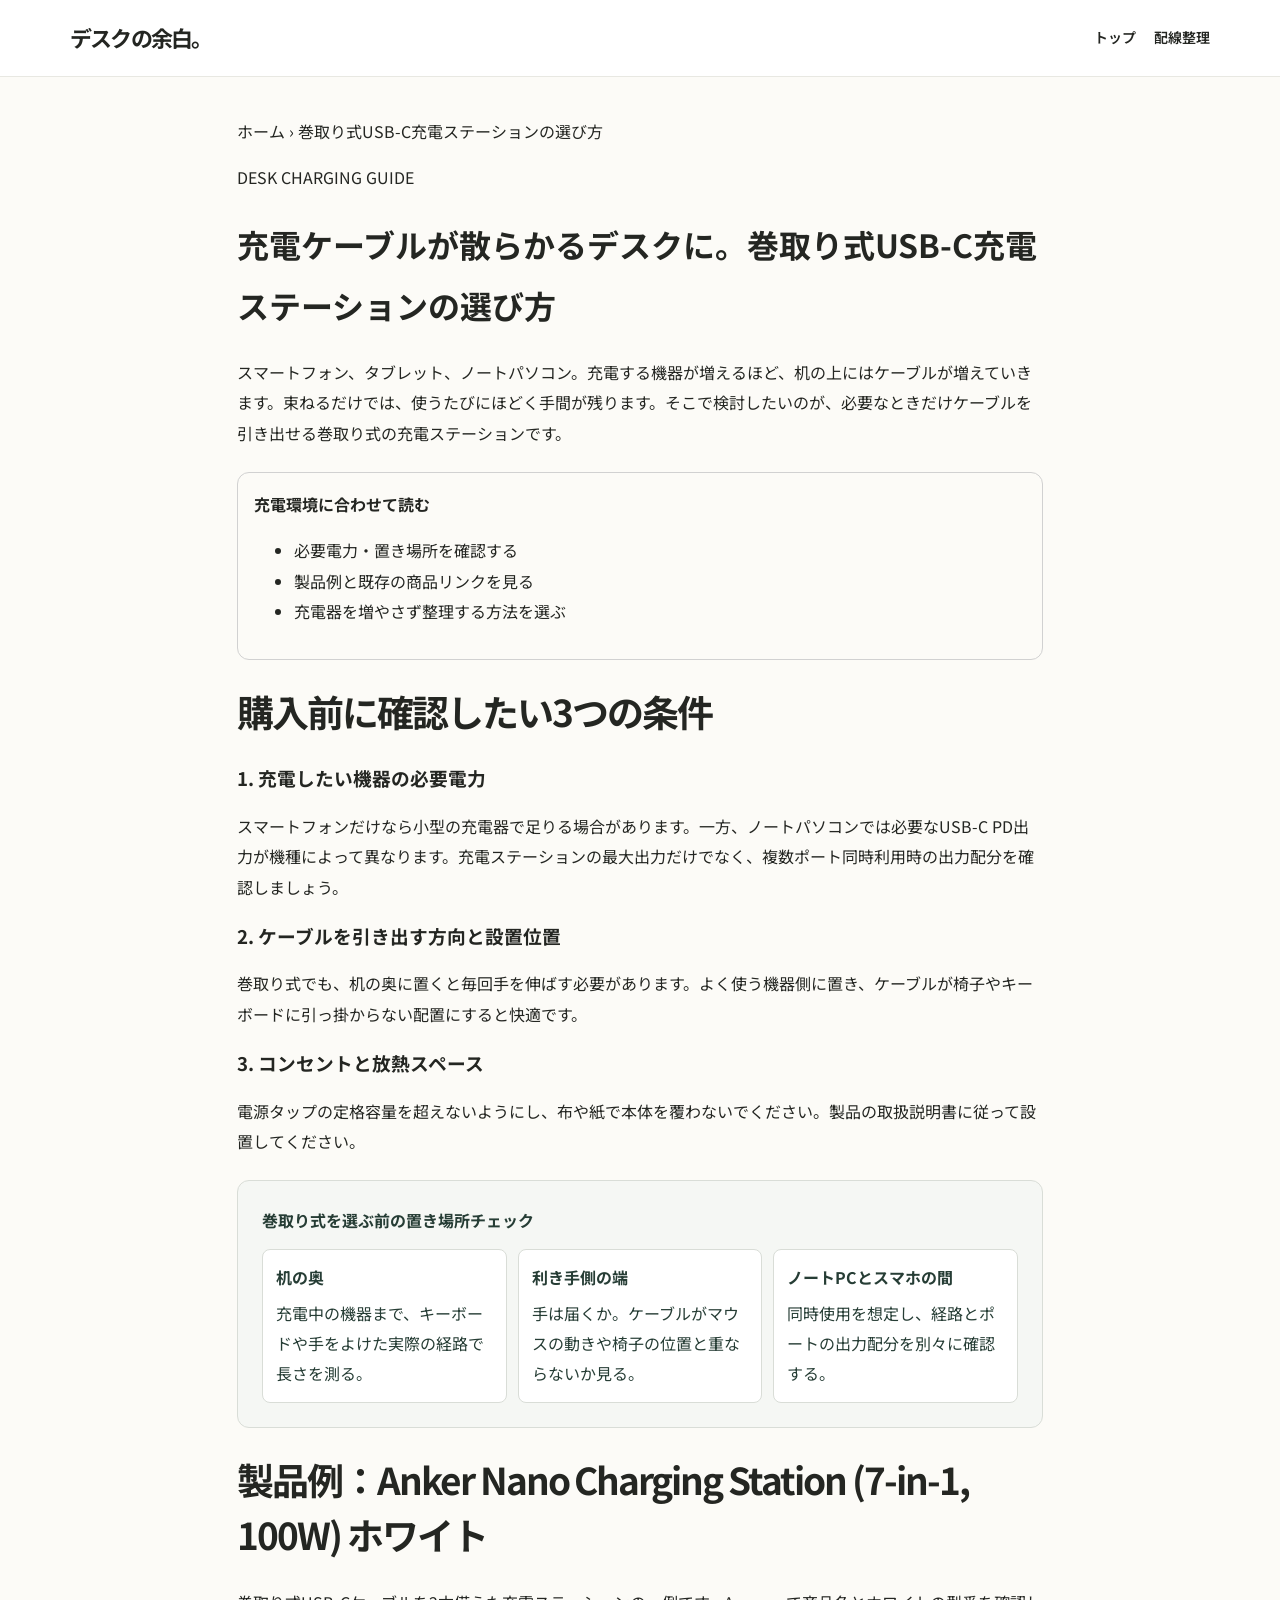
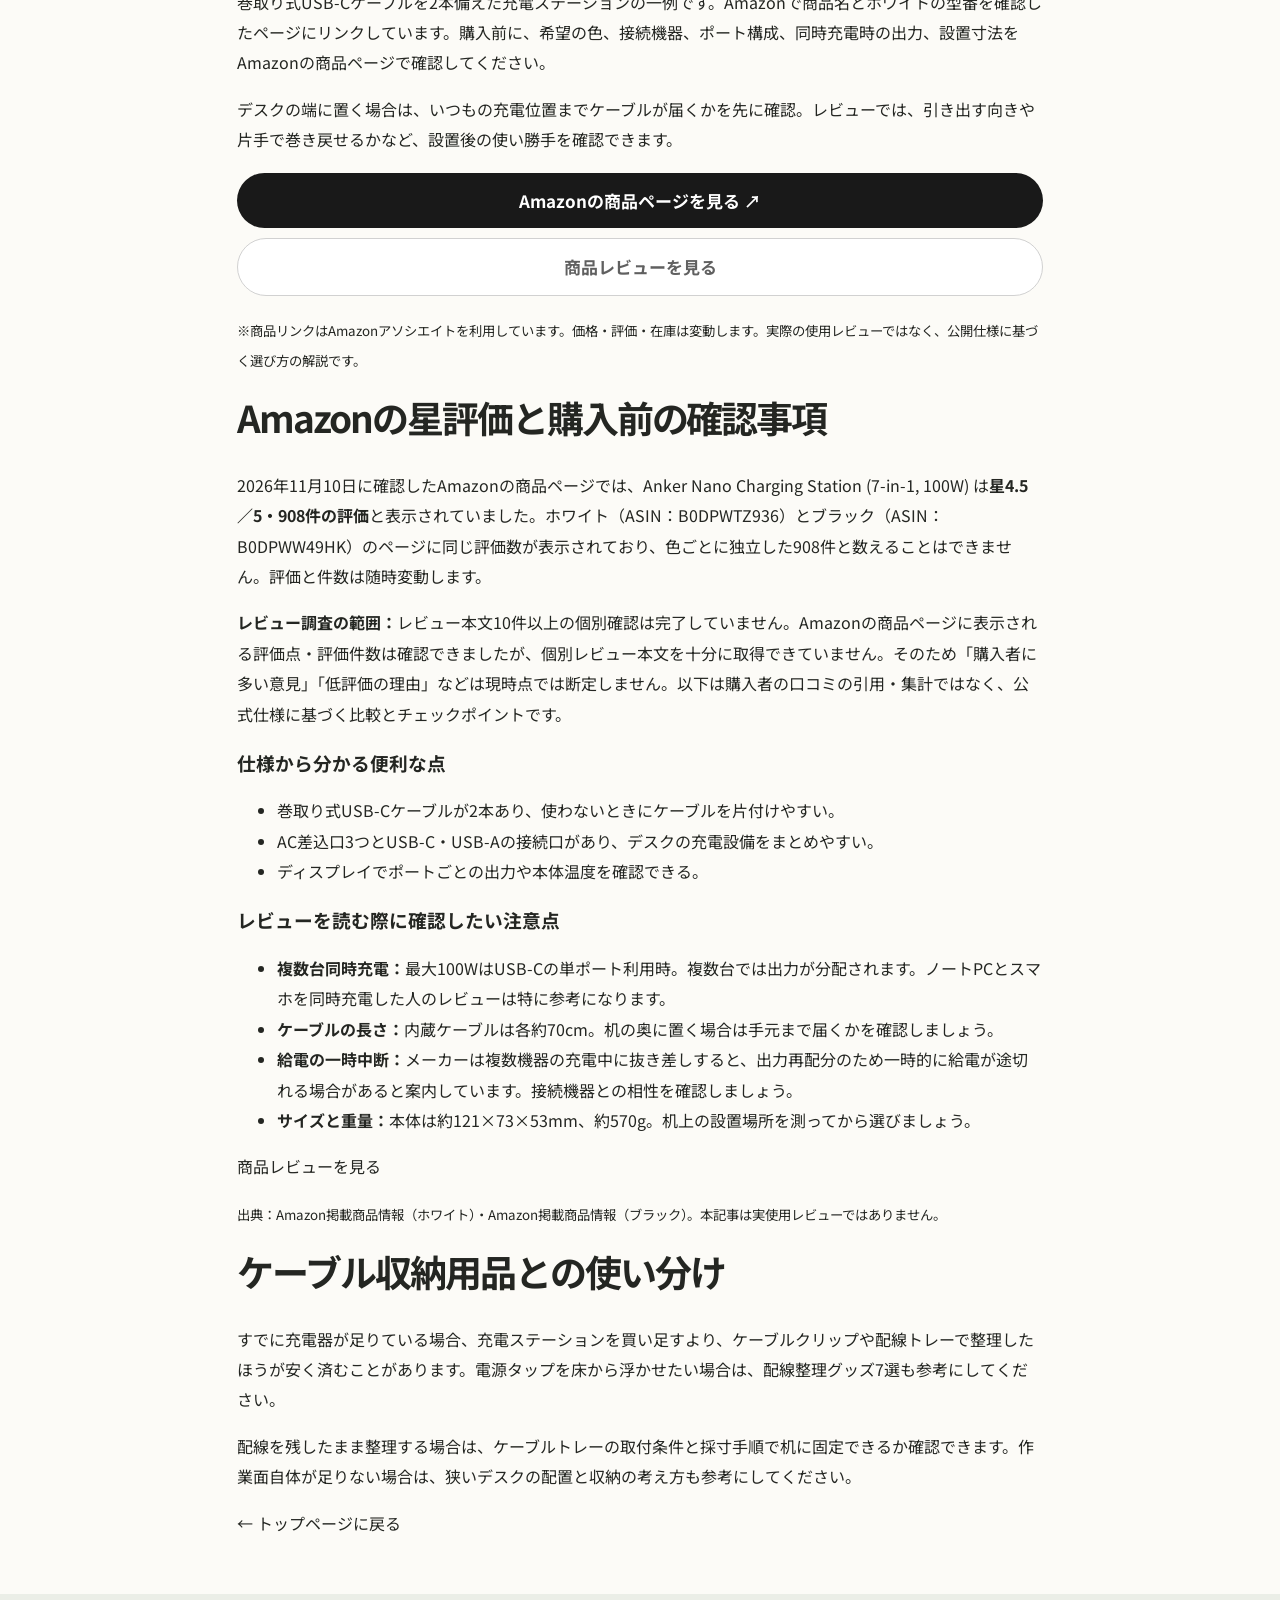
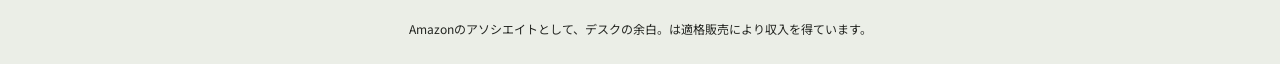
<file: notes/retractable-usbc-charging.html>
<!doctype html><html lang="ja"><head><meta charset="utf-8"><meta name="viewport" content="width=device-width,initial-scale=1"><title>デスクの充電ケーブルを減らす方法｜巻取り式USB-C充電ステーションの選び方｜デスクの余白。</title><meta name="description" content="デスクの充電ケーブルが絡まる悩みを解消するために、巻取り式USB-C充電ステーションの選び方と設置時の注意点を解説。"><link rel="stylesheet" href="../style.css"><style>.affiliate-actions{display:grid;gap:10px;margin:18px 0}.affiliate-actions a{display:block;text-align:center;border-radius:999px;padding:15px 12px;font-size:clamp(13px,2.7vw,17px);font-weight:700;text-decoration:none;line-height:1.5}.affiliate-main{background:#191919;color:#fff!important}.affiliate-review{background:#fff;color:#606060!important;border:1px solid #d1d1d1}@media(max-width:420px){.affiliate-actions a{font-size:13px;padding:13px 8px}}</style><script type="application/ld+json">{"@context": "https://schema.org", "@type": "Article", "headline": "充電ケーブルが散らかるデスクに。巻取り式USB-C充電ステーションの選び方", "description": "デスクの充電ケーブルが絡まる悩みを解消するために、巻取り式USB-C充電ステーションの選び方と設置時の注意点を解説。", "inLanguage": "ja", "mainEntityOfPage": "https://desk-no-yohaku.pages.dev/notes/retractable-usbc-charging", "url": "https://desk-no-yohaku.pages.dev/notes/retractable-usbc-charging"}</script><link rel="canonical" href="https://desk-no-yohaku.pages.dev/notes/retractable-usbc-charging"></head><body><header class="site-header"><a class="brand" href="../">デスクの余白。</a><nav><a href="../">トップ</a><a href="/notes/cable-goods-7">配線整理</a></nav></header><main style="max-width:850px;margin:0 auto;padding:40px 22px;line-height:1.9"><nav aria-label="パンくず"><a href="../">ホーム</a> › <span aria-current="page">巻取り式USB-C充電ステーションの選び方</span></nav><p>DESK CHARGING GUIDE</p><h1>充電ケーブルが散らかるデスクに。巻取り式USB-C充電ステーションの選び方</h1><p>スマートフォン、タブレット、ノートパソコン。充電する機器が増えるほど、机の上にはケーブルが増えていきます。束ねるだけでは、使うたびにほどく手間が残ります。そこで検討したいのが、必要なときだけケーブルを引き出せる巻取り式の充電ステーションです。</p><nav aria-label="この記事の案内" style="padding:16px;border:1px solid #d1d1d1;border-radius:12px;margin:24px 0"><strong>充電環境に合わせて読む</strong><ul><li><a href="#charging-conditions">必要電力・置き場所を確認する</a></li><li><a href="#charging-example">製品例と既存の商品リンクを見る</a></li><li><a href="#charging-alternative">充電器を増やさず整理する方法を選ぶ</a></li></ul></nav><h2 id="charging-conditions">購入前に確認したい3つの条件</h2><h3>1. 充電したい機器の必要電力</h3><p>スマートフォンだけなら小型の充電器で足りる場合があります。一方、ノートパソコンでは必要なUSB-C PD出力が機種によって異なります。充電ステーションの最大出力だけでなく、複数ポート同時利用時の出力配分を確認しましょう。</p><h3>2. ケーブルを引き出す方向と設置位置</h3><p>巻取り式でも、机の奥に置くと毎回手を伸ばす必要があります。よく使う機器側に置き、ケーブルが椅子やキーボードに引っ掛からない配置にすると快適です。</p><h3>3. コンセントと放熱スペース</h3><p>電源タップの定格容量を超えないようにし、布や紙で本体を覆わないでください。製品の取扱説明書に従って設置してください。</p><figure class="setup-map" id="setup-map"><figcaption>巻取り式を選ぶ前の置き場所チェック</figcaption><ol><li><strong>机の奥</strong><span>充電中の機器まで、キーボードや手をよけた実際の経路で長さを測る。</span></li><li><strong>利き手側の端</strong><span>手は届くか。ケーブルがマウスの動きや椅子の位置と重ならないか見る。</span></li><li><strong>ノートPCとスマホの間</strong><span>同時使用を想定し、経路とポートの出力配分を別々に確認する。</span></li></ol></figure><h2 id="charging-example">製品例：Anker Nano Charging Station (7-in-1, 100W) ホワイト</h2><p>巻取り式USB-Cケーブルを2本備えた充電ステーションの一例です。Amazonで商品名とホワイトの型番を確認したページにリンクしています。購入前に、希望の色、接続機器、ポート構成、同時充電時の出力、設置寸法をAmazonの商品ページで確認してください。</p><p>デスクの端に置く場合は、いつもの充電位置までケーブルが届くかを先に確認。レビューでは、引き出す向きや片手で巻き戻せるかなど、設置後の使い勝手を確認できます。</p><div class="affiliate-actions"><a class="affiliate-main" href="https://www.amazon.co.jp/dp/B0DPWTZ936?tag=moon12-22"  rel="nofollow sponsored noopener" target="_blank" >Amazonの商品ページを見る ↗</a><a class="affiliate-review" href="https://www.amazon.co.jp/dp/B0DPWTZ936?tag=moon12-22&th=1#customerReviews"  rel="nofollow sponsored noopener" target="_blank" >商品レビューを見る</a></div><p><small>※商品リンクはAmazonアソシエイトを利用しています。価格・評価・在庫は変動します。実際の使用レビューではなく、公開仕様に基づく選び方の解説です。</small></p><section class="review-research" aria-labelledby="review-research-title"><h2 id="review-research-title">Amazonの星評価と購入前の確認事項</h2><p>2026年11月10日に確認したAmazonの商品ページでは、Anker Nano Charging Station (7-in-1, 100W) は<strong>星4.5／5・908件の評価</strong>と表示されていました。ホワイト（ASIN：B0DPWTZ936）とブラック（ASIN：B0DPWW49HK）のページに同じ評価数が表示されており、色ごとに独立した908件と数えることはできません。評価と件数は随時変動します。</p><p><strong>レビュー調査の範囲：</strong>レビュー本文10件以上の個別確認は完了していません。Amazonの商品ページに表示される評価点・評価件数は確認できましたが、個別レビュー本文を十分に取得できていません。そのため「購入者に多い意見」「低評価の理由」などは現時点では断定しません。以下は購入者の口コミの引用・集計ではなく、公式仕様に基づく比較とチェックポイントです。</p><h3>仕様から分かる便利な点</h3><ul><li>巻取り式USB-Cケーブルが2本あり、使わないときにケーブルを片付けやすい。</li><li>AC差込口3つとUSB-C・USB-Aの接続口があり、デスクの充電設備をまとめやすい。</li><li>ディスプレイでポートごとの出力や本体温度を確認できる。</li></ul><h3>レビューを読む際に確認したい注意点</h3><ul><li><strong>複数台同時充電：</strong>最大100WはUSB-Cの単ポート利用時。複数台では出力が分配されます。ノートPCとスマホを同時充電した人のレビューは特に参考になります。</li><li><strong>ケーブルの長さ：</strong>内蔵ケーブルは各約70cm。机の奥に置く場合は手元まで届くかを確認しましょう。</li><li><strong>給電の一時中断：</strong>メーカーは複数機器の充電中に抜き差しすると、出力再配分のため一時的に給電が途切れる場合があると案内しています。接続機器との相性を確認しましょう。</li><li><strong>サイズと重量：</strong>本体は約121×73×53mm、約570g。机上の設置場所を測ってから選びましょう。</li></ul><p><a href="https://www.amazon.co.jp/dp/B0DPWTZ936?tag=moon12-22#customerReviews" rel="sponsored noopener noreferrer" target="_blank">商品レビューを見る</a></p><p><small>出典：<a href="https://www.amazon.co.jp/dp/B0DPWTZ936" target="_blank" rel="noopener noreferrer">Amazon掲載商品情報（ホワイト）</a>・<a href="https://www.amazon.co.jp/dp/B0DPWW49HK" target="_blank" rel="noopener noreferrer">Amazon掲載商品情報（ブラック）</a>。本記事は実使用レビューではありません。</small></p></section><h2 id="charging-alternative">ケーブル収納用品との使い分け</h2><p>すでに充電器が足りている場合、充電ステーションを買い足すより、ケーブルクリップや配線トレーで整理したほうが安く済むことがあります。電源タップを床から浮かせたい場合は、<a href="/notes/cable-goods-7">配線整理グッズ7選</a>も参考にしてください。</p><p>配線を残したまま整理する場合は、<a href="/notes/cable-management">ケーブルトレーの取付条件と採寸手順</a>で机に固定できるか確認できます。作業面自体が足りない場合は、<a href="/notes/small-desk">狭いデスクの配置と収納の考え方</a>も参考にしてください。</p><p><a href="../">← トップページに戻る</a></p></main><footer style="padding:24px;text-align:center">Amazonのアソシエイトとして、デスクの余白。は適格販売により収入を得ています。</footer><!-- Cloudflare Web Analytics --><script type='module' src='https://static.cloudflareinsights.com/beacon.min.js' data-cf-beacon='{"token": "b279277d8dfe49c0ad2bdf793476e3ce"}'></script><!-- End Cloudflare Web Analytics --></body></html>
</file>
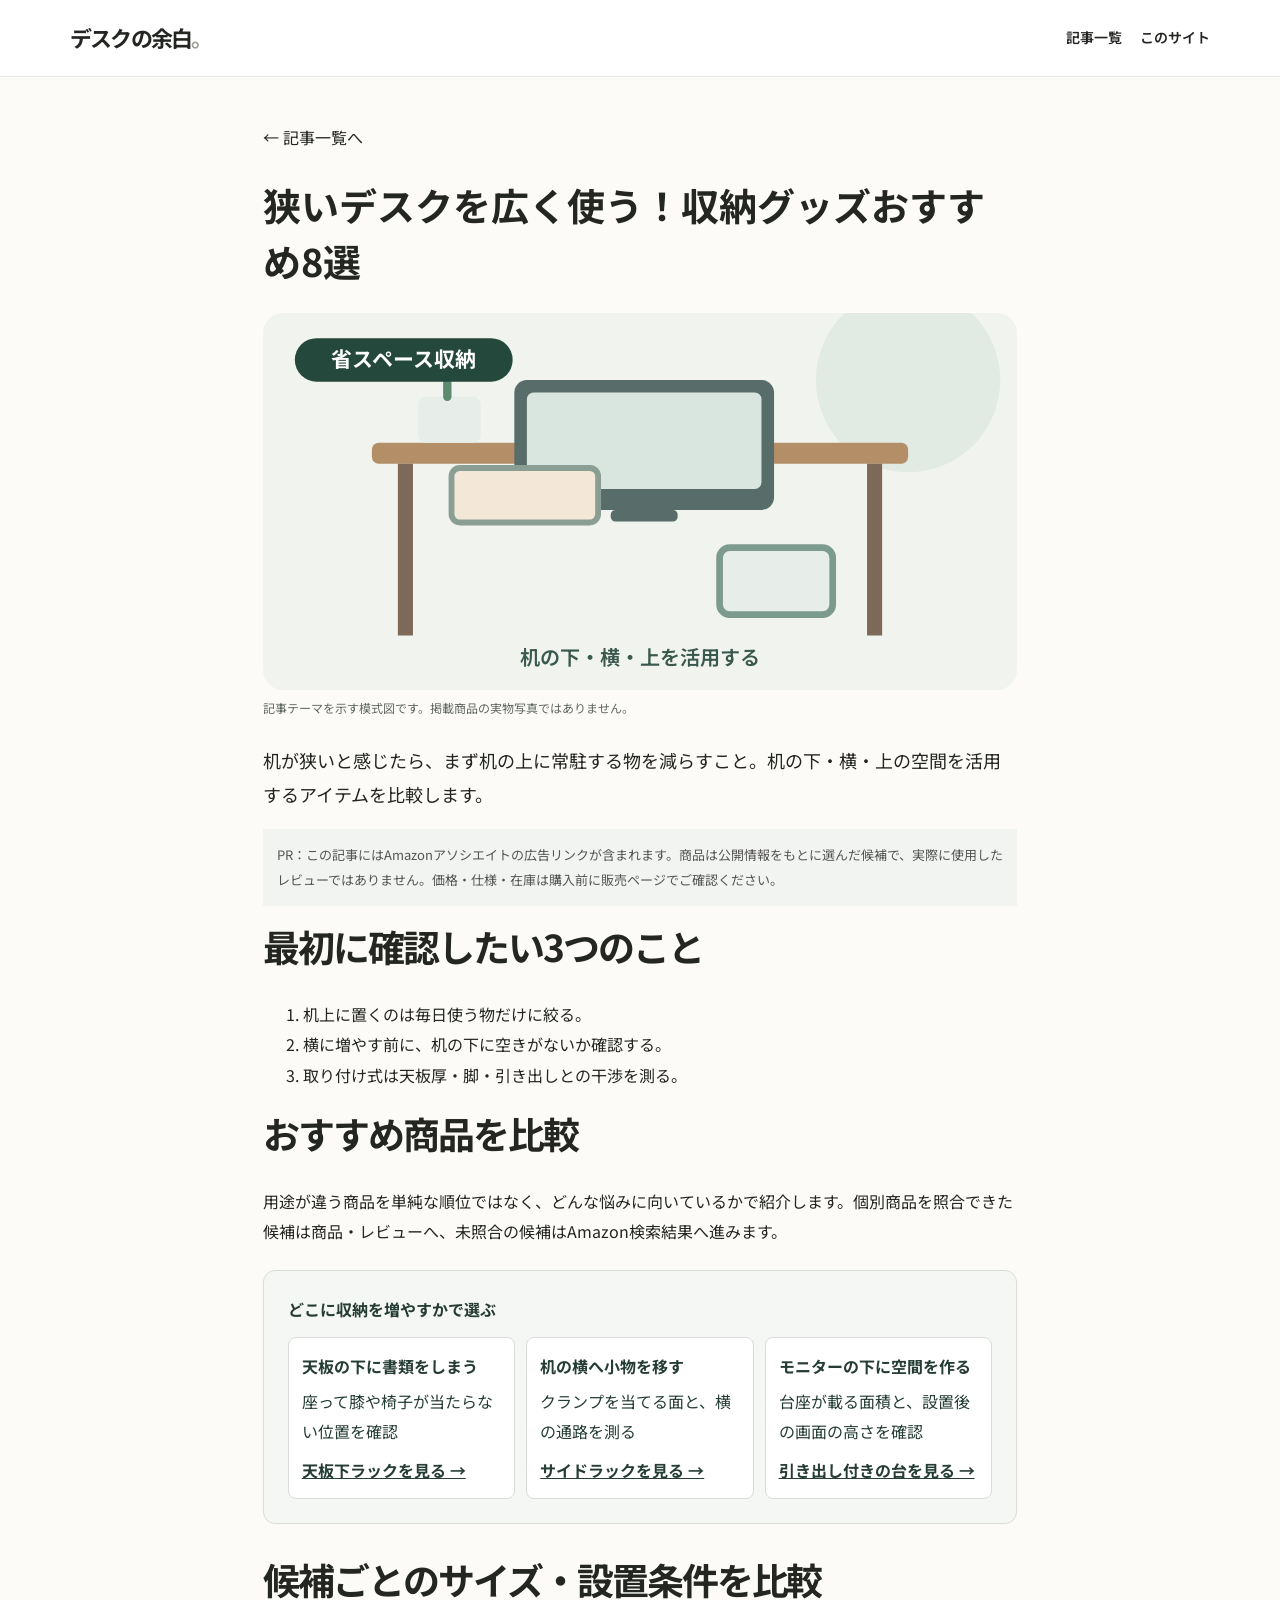
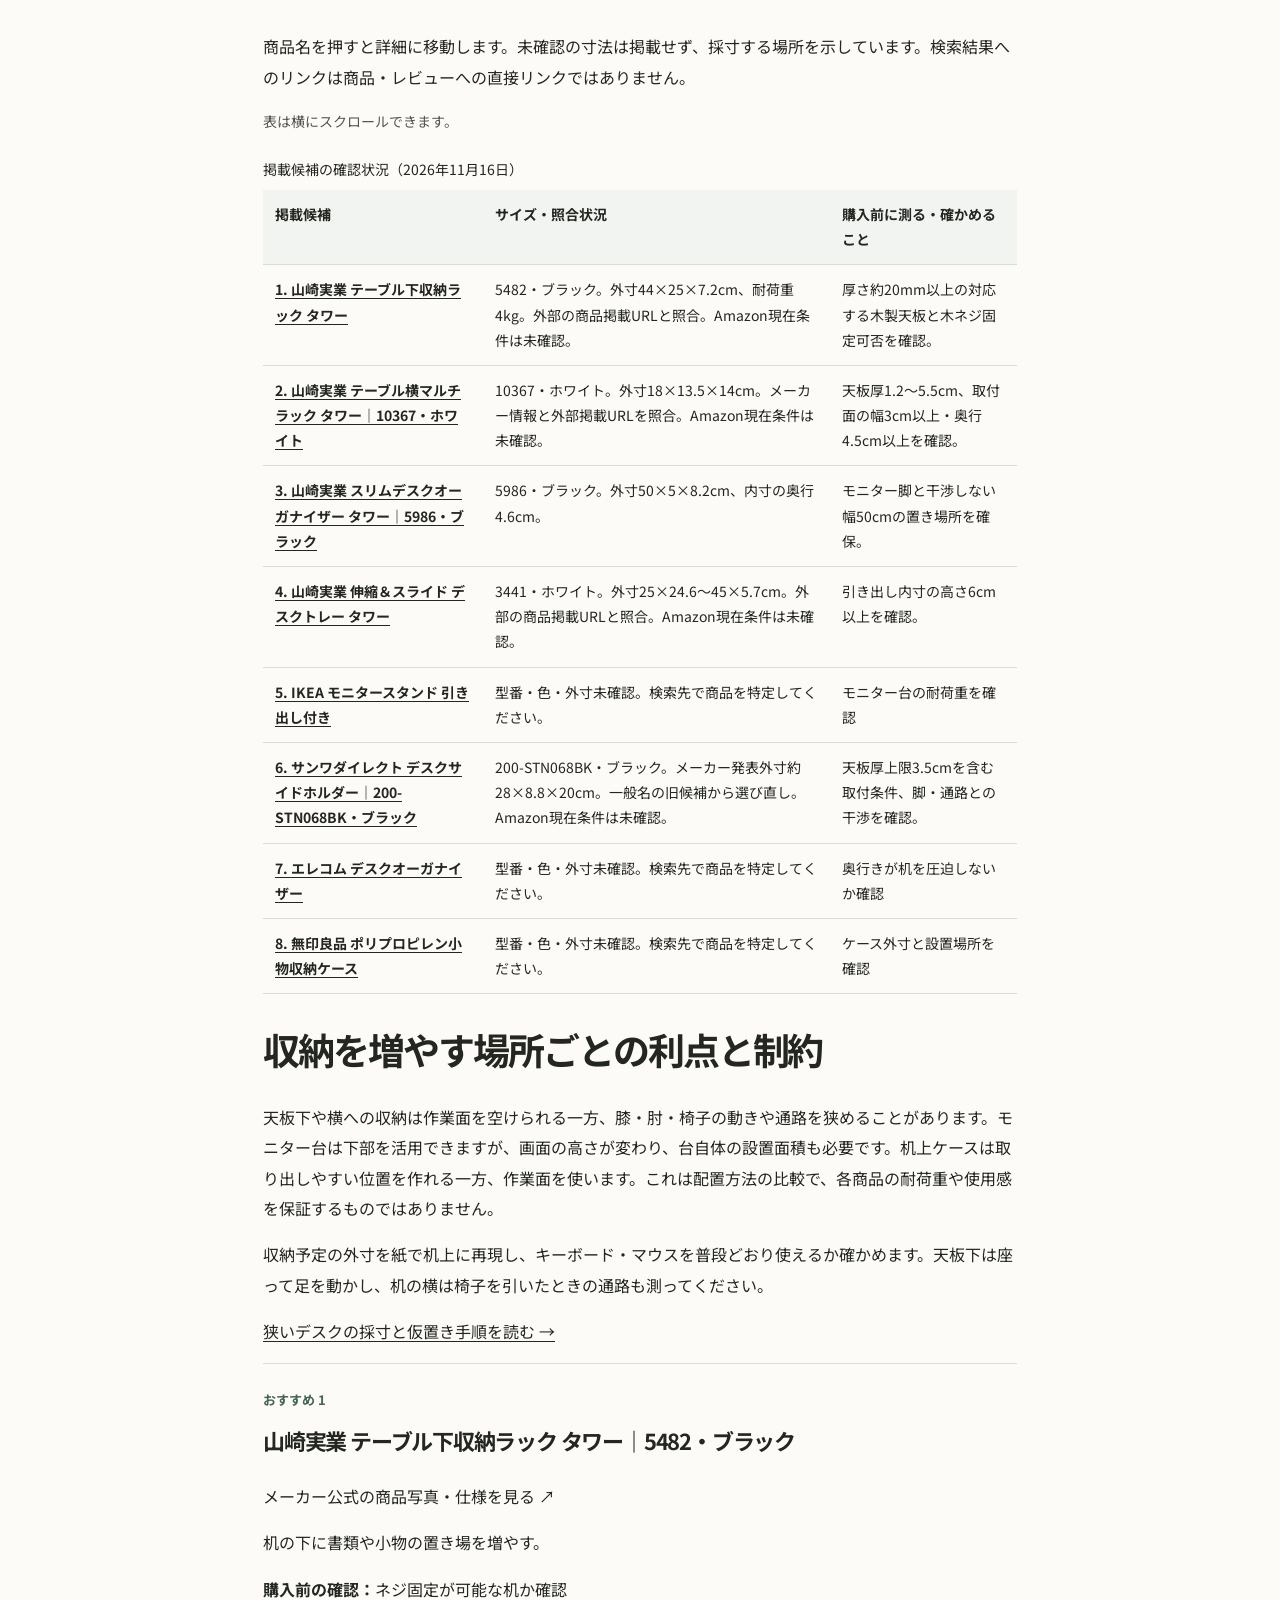
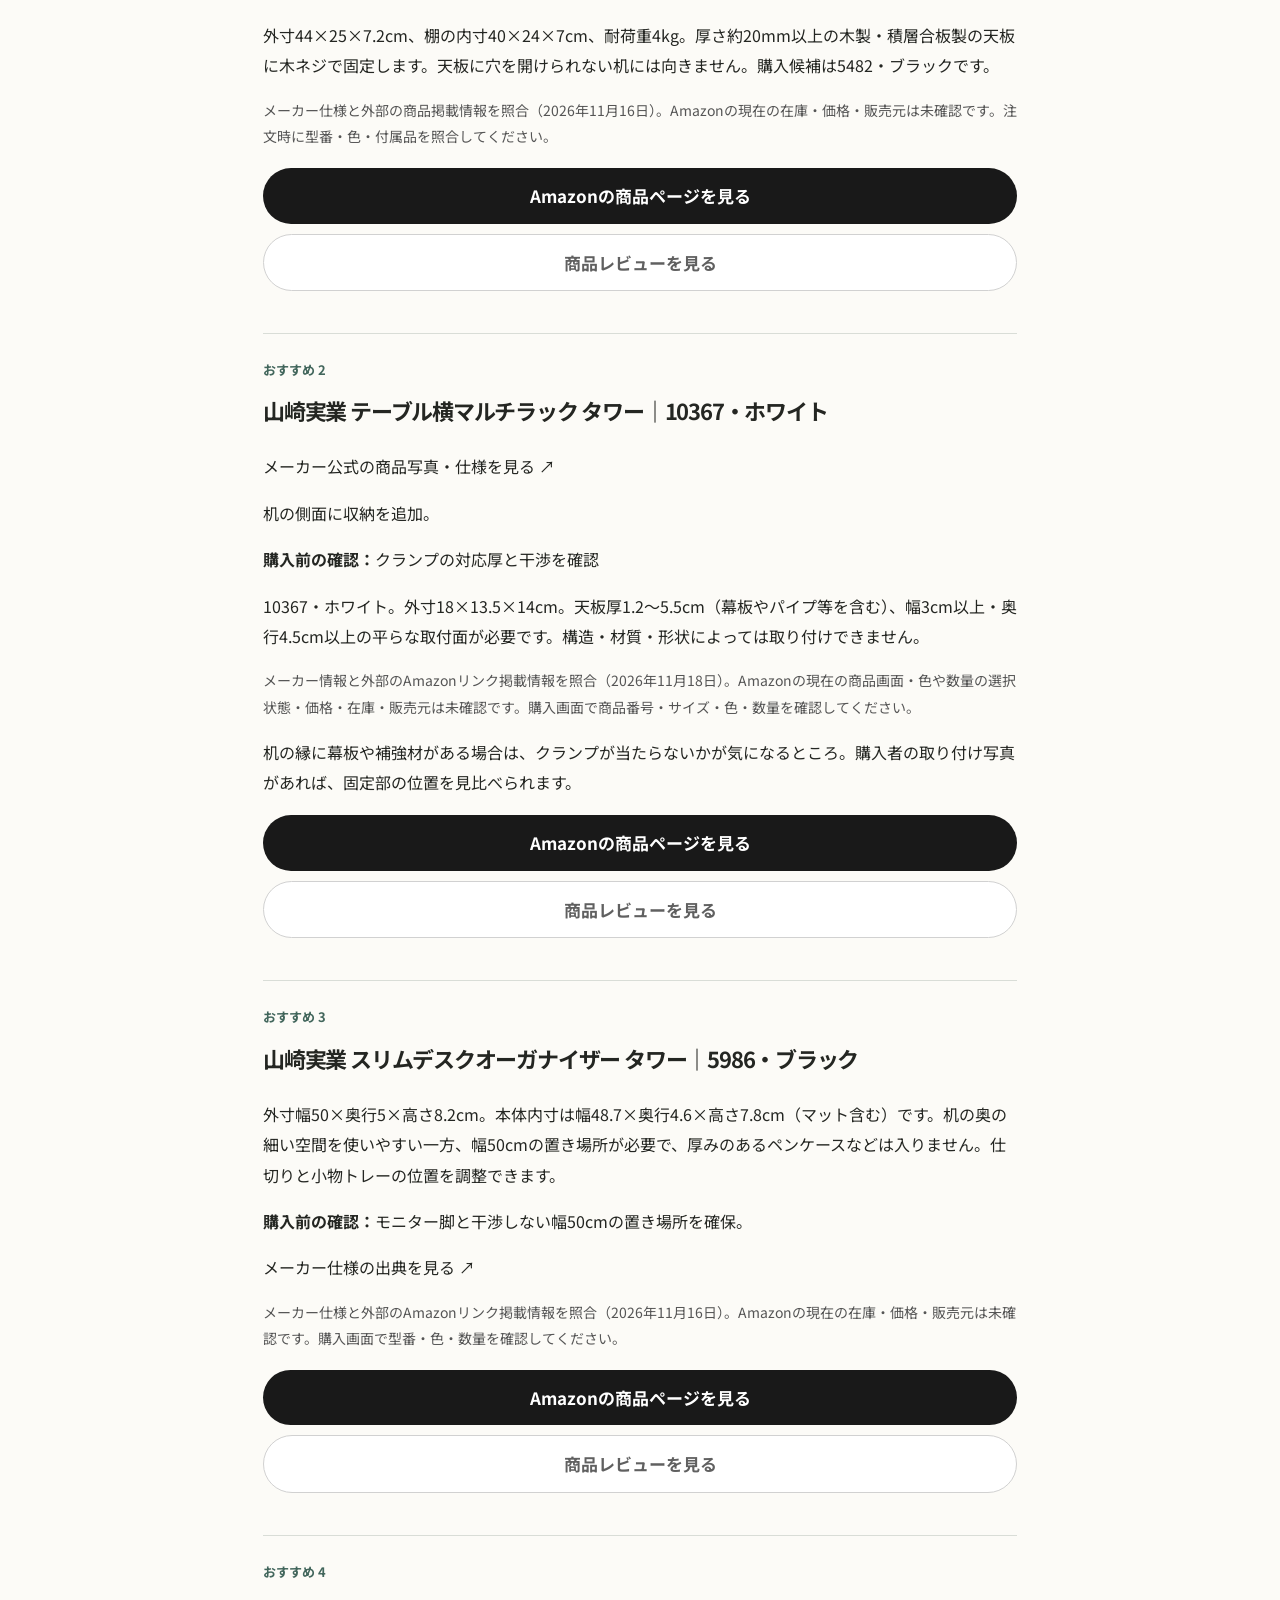
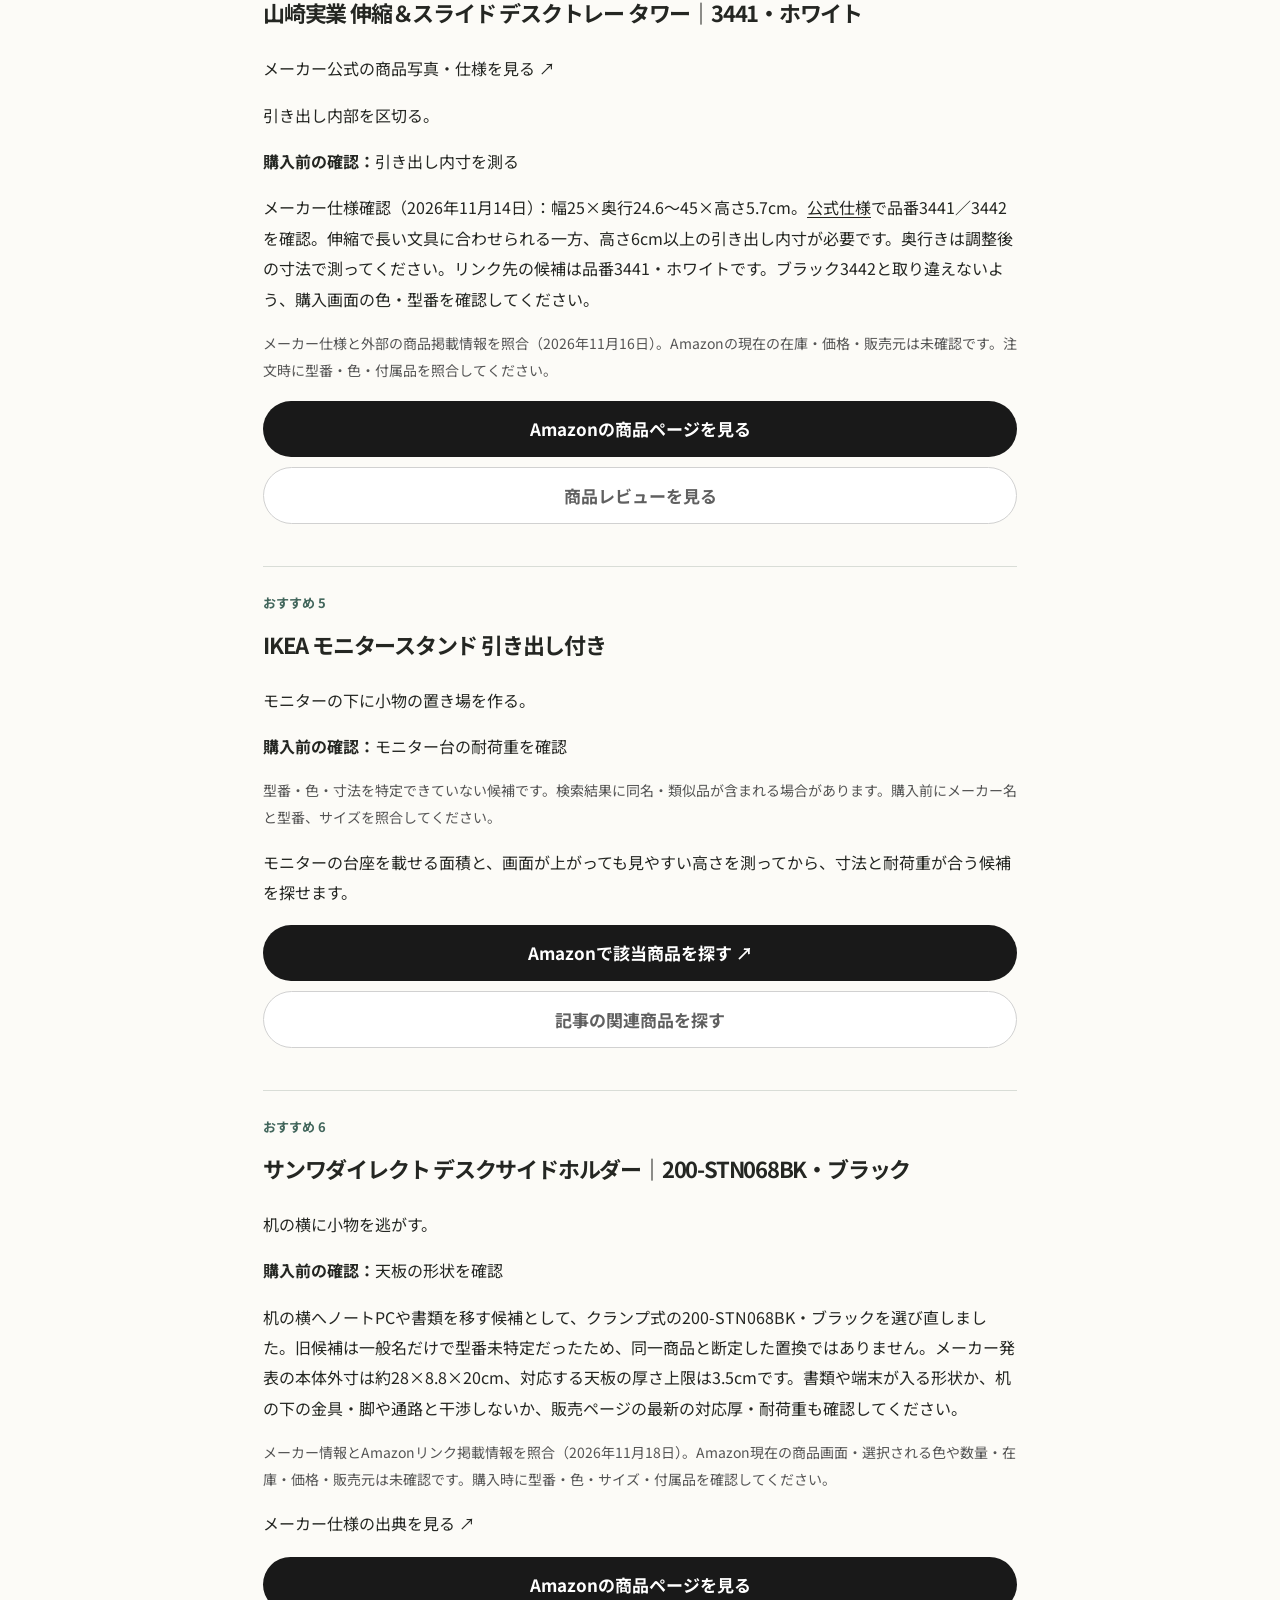
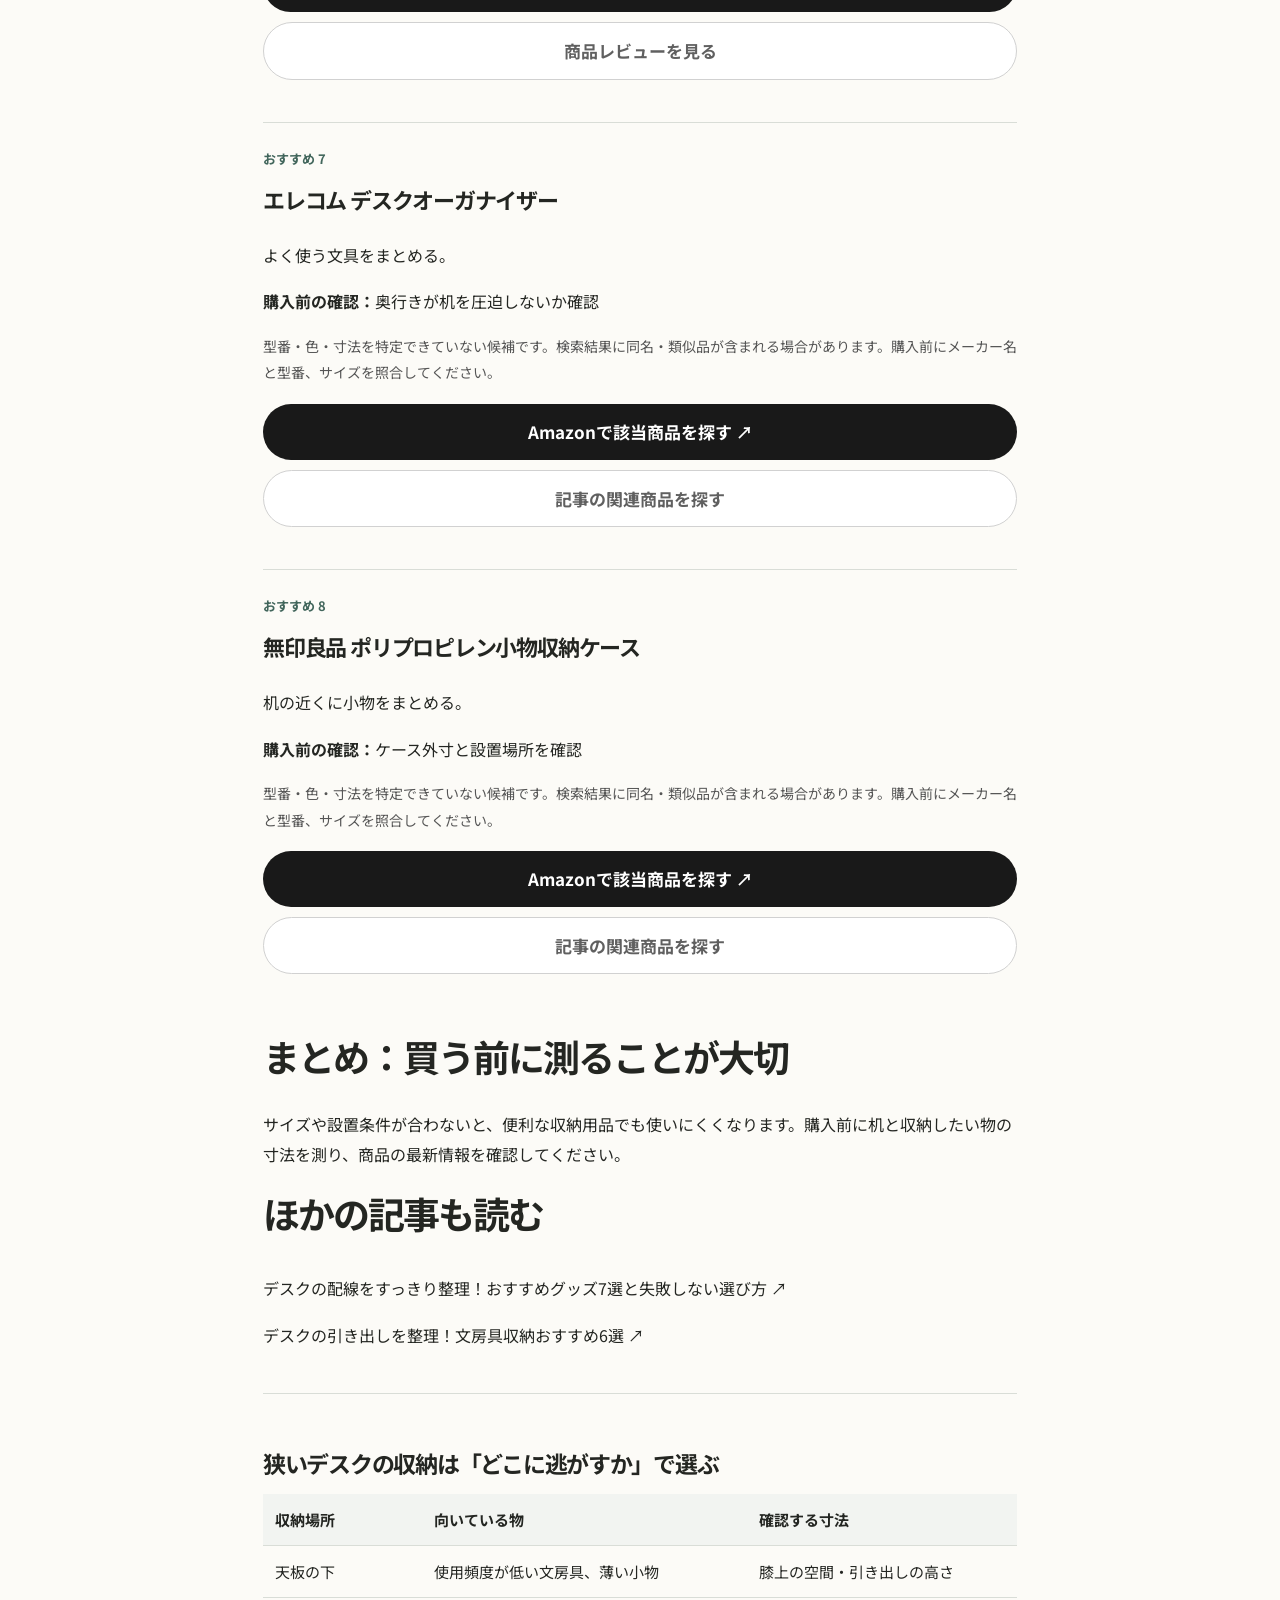
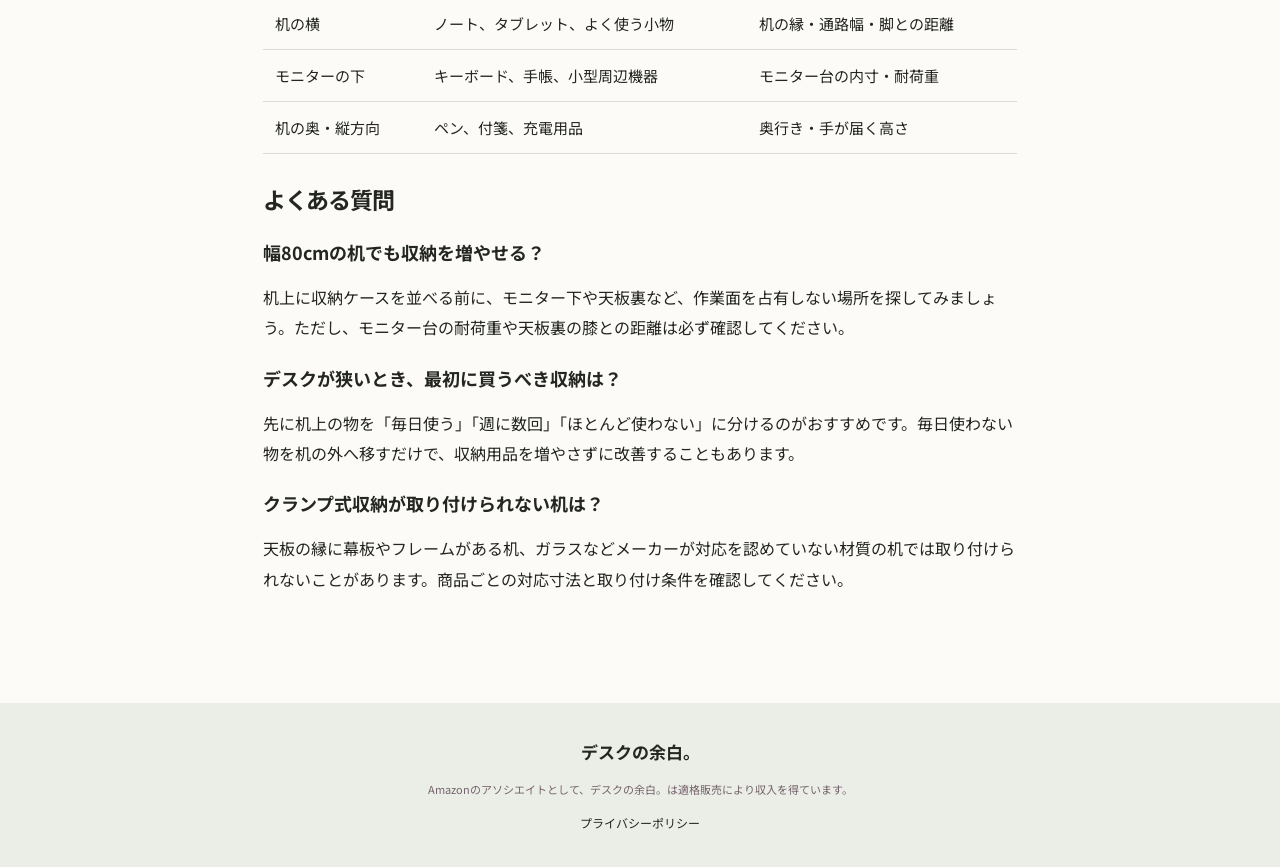
<file: notes/small-desk-goods-8.html>
<!DOCTYPE html><html lang="ja"><head><meta charset="utf-8"><meta name="viewport" content="width=device-width,initial-scale=1"><meta name="description" content="机が狭いと感じたら、まず机の上に常駐する物を減らすこと。机の下・横・上の空間を活用するアイテムを比較します。"><title>狭いデスクを広く使う！収納グッズおすすめ8選｜デスクの余白。</title><link rel="stylesheet" href="../style.css"><style>.reading{max-width:790px;margin:auto;padding:30px 18px 75px}.reading h1{font-size:clamp(26px,5vw,38px);line-height:1.45}.reading p,.reading li{font-size:16px;line-height:1.9}.reading .lead{font-size:18px}.pick{border-top:1px solid #d9ddd7;padding:24px 0}.pick h2{font-size:22px;line-height:1.5}.pick-num{font-size:13px;font-weight:700;color:#42665c}.buy{display:inline-block;background:#243f35;color:white;padding:12px 18px;border-radius:8px;text-decoration:none;font-weight:700;margin-top:8px}.reading .notice{font-size:13px;color:#555;background:#f2f4f1;padding:14px}.reading .related a{display:block;padding:9px 0} .article-hero{margin:20px 0 24px}.article-hero img{display:block;width:100%;height:240px;object-fit:cover;border-radius:12px}.article-hero figcaption{font-size:12px;color:#606762;margin-top:7px}@media(max-width:570px){.article-hero img{height:160px;border-radius:9px}} </style><script type="application/ld+json">{"@context": "https://schema.org", "@type": "Article", "headline": "狭いデスクを広く使う！収納グッズおすすめ8選", "description": "机が狭いと感じたら、まず机の上に常駐する物を減らすこと。机の下・横・上の空間を活用するアイテムを比較します。", "inLanguage": "ja-JP", "mainEntityOfPage": "https://desk-no-yohaku.pages.dev/notes/small-desk-goods-8", "author": {"@type": "Organization", "name": "デスクの余白。"}, "publisher": {"@type": "Organization", "name": "デスクの余白。"}, "url": "https://desk-no-yohaku.pages.dev/notes/small-desk-goods-8"}</script><style>.seo-guide{margin:34px 0;border-top:1px solid #d9ddd7;padding-top:24px}.seo-guide h2{font-size:23px;line-height:1.5;margin:28px 0 14px}.seo-guide h3{font-size:18px;line-height:1.5;margin:22px 0 8px}.compare-scroll{overflow-x:auto}.seo-guide table{width:100%;border-collapse:collapse;font-size:15px;min-width:530px}.seo-guide th,.seo-guide td{text-align:left;vertical-align:top;padding:12px;border-bottom:1px solid #d9ddd7}.seo-guide th{background:#f2f4f1}</style><style>.affiliate-actions{display:grid;gap:10px;margin:18px 0}.affiliate-actions a{display:block;text-align:center;border-radius:999px;padding:15px 12px;font-size:clamp(13px,2.7vw,17px);font-weight:700;text-decoration:none;line-height:1.5}.affiliate-main{background:#191919;color:#fff!important}.affiliate-review{background:#fff;color:#606060!important;border:1px solid #d1d1d1}@media(max-width:420px){.affiliate-actions a{font-size:13px;padding:13px 8px}}</style><style>.article-hero .topic-visual{display:block;width:100%;height:auto;max-height:380px;border-radius:12px}.article-hero figcaption{font-size:12px;color:#606762;margin-top:7px}</style><link rel="canonical" href="https://desk-no-yohaku.pages.dev/notes/small-desk-goods-8"></head><body><header class="site-header"><a class="brand" href="../">デスクの余白<span>。</span></a><nav><a href="../#articles">記事一覧</a><a href="../#about">このサイト</a></nav></header><main class="reading"><p><a href="../#articles">← 記事一覧へ</a></p><h1>狭いデスクを広く使う！収納グッズおすすめ8選</h1><figure class="article-hero"><svg class="topic-visual" viewBox="0 0 900 450" role="img" aria-label="省スペース収納：机の下・横・上を活用する" xmlns="http://www.w3.org/2000/svg"><rect width="900" height="450" rx="24" fill="#f0f3ee"/><circle cx="770" cy="80" r="110" fill="#e2eae4"/><rect x="130" y="155" width="640" height="25" rx="8" fill="#b38e67"/><path d="M170 180V385M730 180V385" stroke="#7c6958" stroke-width="18"/><rect x="300" y="80" width="310" height="155" rx="15" fill="#586d69"/><rect x="315" y="95" width="280" height="115" rx="8" fill="#d9e6e0"/><rect x="415" y="235" width="80" height="14" rx="6" fill="#586d69"/><rect x="545" y="280" width="135" height="80" rx="12" fill="#e7eee9" stroke="#7c9a8d" stroke-width="8"/><rect x="225" y="185" width="175" height="65" rx="10" fill="#f3e8d8" stroke="#8b9e93" stroke-width="7"/><rect x="185" y="100" width="75" height="55" rx="10" fill="#e7eee9"/><path d="M220 100V65" stroke="#5c8970" stroke-width="10" stroke-linecap="round"/><rect x="38" y="30" width="260" height="52" rx="26" fill="#24483c"/><text x="168" y="65" font-size="25" font-weight="700" text-anchor="middle" fill="#fff">省スペース収納</text><text x="450" y="420" font-size="24" font-weight="600" text-anchor="middle" fill="#39584e">机の下・横・上を活用する</text></svg><figcaption>記事テーマを示す模式図です。掲載商品の実物写真ではありません。</figcaption></figure><p class="lead">机が狭いと感じたら、まず机の上に常駐する物を減らすこと。机の下・横・上の空間を活用するアイテムを比較します。</p><p class="notice">PR：この記事にはAmazonアソシエイトの広告リンクが含まれます。商品は公開情報をもとに選んだ候補で、実際に使用したレビューではありません。価格・仕様・在庫は購入前に販売ページでご確認ください。</p><h2>最初に確認したい3つのこと</h2><ol><li>机上に置くのは毎日使う物だけに絞る。</li><li>横に増やす前に、机の下に空きがないか確認する。</li><li>取り付け式は天板厚・脚・引き出しとの干渉を測る。</li></ol><h2>おすすめ商品を比較</h2><p>用途が違う商品を単純な順位ではなく、どんな悩みに向いているかで紹介します。個別商品を照合できた候補は商品・レビューへ、未照合の候補はAmazon検索結果へ進みます。</p><figure class="setup-map" id="setup-map"><figcaption>どこに収納を増やすかで選ぶ</figcaption><ol><li><strong>天板の下に書類をしまう</strong><span>座って膝や椅子が当たらない位置を確認</span><a href="#pick-1">天板下ラックを見る →</a></li><li><strong>机の横へ小物を移す</strong><span>クランプを当てる面と、横の通路を測る</span><a href="#pick-2">サイドラックを見る →</a></li><li><strong>モニターの下に空間を作る</strong><span>台座が載る面積と、設置後の画面の高さを確認</span><a href="#pick-5">引き出し付きの台を見る →</a></li></ol></figure><section class="product-comparison" aria-labelledby="product-comparison-title"><h2 id="product-comparison-title">候補ごとのサイズ・設置条件を比較</h2><p>商品名を押すと詳細に移動します。未確認の寸法は掲載せず、採寸する場所を示しています。検索結果へのリンクは商品・レビューへの直接リンクではありません。</p><p class="scroll-hint">表は横にスクロールできます。</p><div class="compare-scroll" role="region" aria-label="商品別のサイズと購入前の確認事項" tabindex="0"><table><caption>掲載候補の確認状況（2026年11月16日）</caption><thead><tr><th scope="col">掲載候補</th><th scope="col">サイズ・照合状況</th><th scope="col">購入前に測る・確かめること</th></tr></thead><tbody><tr><th scope="row"><a href="#pick-1">1. 山崎実業 テーブル下収納ラック タワー</a></th><td>5482・ブラック。外寸44×25×7.2cm、耐荷重4kg。外部の商品掲載URLと照合。Amazon現在条件は未確認。</td><td>厚さ約20mm以上の対応する木製天板と木ネジ固定可否を確認。</td></tr><tr><th scope="row"><a href="#pick-2">2. 山崎実業 テーブル横マルチラック タワー｜10367・ホワイト</a></th><td>10367・ホワイト。外寸18×13.5×14cm。メーカー情報と外部掲載URLを照合。Amazon現在条件は未確認。</td><td>天板厚1.2〜5.5cm、取付面の幅3cm以上・奥行4.5cm以上を確認。</td></tr><tr><th scope="row"><a href="#pick-3">3. 山崎実業 スリムデスクオーガナイザー タワー｜5986・ブラック</a></th><td>5986・ブラック。外寸50×5×8.2cm、内寸の奥行4.6cm。</td><td>モニター脚と干渉しない幅50cmの置き場所を確保。</td></tr><tr><th scope="row"><a href="#pick-4">4. 山崎実業 伸縮＆スライド デスクトレー タワー</a></th><td>3441・ホワイト。外寸25×24.6〜45×5.7cm。外部の商品掲載URLと照合。Amazon現在条件は未確認。</td><td>引き出し内寸の高さ6cm以上を確認。</td></tr><tr><th scope="row"><a href="#pick-5">5. IKEA モニタースタンド 引き出し付き</a></th><td>型番・色・外寸未確認。検索先で商品を特定してください。</td><td>モニター台の耐荷重を確認</td></tr><tr><th scope="row"><a href="#pick-6">6. サンワダイレクト デスクサイドホルダー｜200-STN068BK・ブラック</a></th><td>200-STN068BK・ブラック。メーカー発表外寸約28×8.8×20cm。一般名の旧候補から選び直し。Amazon現在条件は未確認。</td><td>天板厚上限3.5cmを含む取付条件、脚・通路との干渉を確認。</td></tr><tr><th scope="row"><a href="#pick-7">7. エレコム デスクオーガナイザー</a></th><td>型番・色・外寸未確認。検索先で商品を特定してください。</td><td>奥行きが机を圧迫しないか確認</td></tr><tr><th scope="row"><a href="#pick-8">8. 無印良品 ポリプロピレン小物収納ケース</a></th><td>型番・色・外寸未確認。検索先で商品を特定してください。</td><td>ケース外寸と設置場所を確認</td></tr></tbody></table></div></section><h2>収納を増やす場所ごとの利点と制約</h2><p>天板下や横への収納は作業面を空けられる一方、膝・肘・椅子の動きや通路を狭めることがあります。モニター台は下部を活用できますが、画面の高さが変わり、台自体の設置面積も必要です。机上ケースは取り出しやすい位置を作れる一方、作業面を使います。これは配置方法の比較で、各商品の耐荷重や使用感を保証するものではありません。</p><p>収納予定の外寸を紙で机上に再現し、キーボード・マウスを普段どおり使えるか確かめます。天板下は座って足を動かし、机の横は椅子を引いたときの通路も測ってください。</p><p><a class="measurement-link" href="/notes/small-desk">狭いデスクの採寸と仮置き手順を読む →</a></p><section class="pick" id="pick-1"><div class="pick-num">おすすめ 1</div><h2>山崎実業 テーブル下収納ラック タワー｜5482・ブラック</h2><p><a href="https://www.yamajitsu.co.jp/products/242002" target="_blank" rel="noopener noreferrer">メーカー公式の商品写真・仕様を見る ↗</a></p><p>机の下に書類や小物の置き場を増やす。</p><p><strong>購入前の確認：</strong>ネジ固定が可能な机か確認</p><p class="verified-spec">外寸44×25×7.2cm、棚の内寸40×24×7cm、耐荷重4kg。厚さ約20mm以上の木製・積層合板製の天板に木ネジで固定します。天板に穴を開けられない机には向きません。購入候補は5482・ブラックです。</p><p class="product-status">メーカー仕様と外部の商品掲載情報を照合（2026年11月16日）。Amazonの現在の在庫・価格・販売元は未確認です。注文時に型番・色・付属品を照合してください。</p><div class="affiliate-actions"><a class="affiliate-main" href="https://www.amazon.co.jp/dp/B099ZFMP8J?tag=moon12-22" target="_blank" rel="sponsored noopener noreferrer">Amazonの商品ページを見る</a><a class="affiliate-review" href="https://www.amazon.co.jp/product-reviews/B099ZFMP8J/?tag=moon12-22" target="_blank" rel="sponsored noopener noreferrer">商品レビューを見る</a></div></section><section class="pick" id="pick-2"><div class="pick-num">おすすめ 2</div><h2>山崎実業 テーブル横マルチラック タワー｜10367・ホワイト</h2><p><a href="https://www.yamajitsu.co.jp/products/240209" target="_blank" rel="noopener noreferrer">メーカー公式の商品写真・仕様を見る ↗</a></p><p>机の側面に収納を追加。</p><p><strong>購入前の確認：</strong>クランプの対応厚と干渉を確認</p><p class="verified-spec">10367・ホワイト。外寸18×13.5×14cm。天板厚1.2〜5.5cm（幕板やパイプ等を含む）、幅3cm以上・奥行4.5cm以上の平らな取付面が必要です。構造・材質・形状によっては取り付けできません。</p><p class="product-status">メーカー情報と外部のAmazonリンク掲載情報を照合（2026年11月18日）。Amazonの現在の商品画面・色や数量の選択状態・価格・在庫・販売元は未確認です。購入画面で商品番号・サイズ・色・数量を確認してください。</p><p>机の縁に幕板や補強材がある場合は、クランプが当たらないかが気になるところ。購入者の取り付け写真があれば、固定部の位置を見比べられます。</p><div class="affiliate-actions"><a class="affiliate-main" href="https://www.amazon.co.jp/dp/B0GBTXKQYD?tag=moon12-22" target="_blank" rel="sponsored noopener noreferrer">Amazonの商品ページを見る</a><a class="affiliate-review" href="https://www.amazon.co.jp/product-reviews/B0GBTXKQYD/?tag=moon12-22" target="_blank" rel="sponsored noopener noreferrer">商品レビューを見る</a></div></section><section class="pick" id="pick-3"><div class="pick-num">おすすめ 3</div><h2>山崎実業 スリムデスクオーガナイザー タワー｜5986・ブラック</h2><p>外寸幅50×奥行5×高さ8.2cm。本体内寸は幅48.7×奥行4.6×高さ7.8cm（マット含む）です。机の奥の細い空間を使いやすい一方、幅50cmの置き場所が必要で、厚みのあるペンケースなどは入りません。仕切りと小物トレーの位置を調整できます。</p><p><strong>購入前の確認：</strong>モニター脚と干渉しない幅50cmの置き場所を確保。</p><p><a href="https://www.yamajitsu.co.jp/products/242213" target="_blank" rel="noopener noreferrer">メーカー仕様の出典を見る ↗</a></p><p class="product-status">メーカー仕様と外部のAmazonリンク掲載情報を照合（2026年11月16日）。Amazonの現在の在庫・価格・販売元は未確認です。購入画面で型番・色・数量を確認してください。</p><div class="affiliate-actions"><a class="affiliate-main" href="https://www.amazon.co.jp/dp/B0BKKZQ3XT?tag=moon12-22" target="_blank" rel="sponsored noopener noreferrer">Amazonの商品ページを見る</a><a class="affiliate-review" href="https://www.amazon.co.jp/product-reviews/B0BKKZQ3XT/?tag=moon12-22" target="_blank" rel="sponsored noopener noreferrer">商品レビューを見る</a></div></section><section class="pick" id="pick-4"><div class="pick-num">おすすめ 4</div><h2>山崎実業 伸縮＆スライド デスクトレー タワー｜3441・ホワイト</h2><p><a href="https://www.yamajitsu.co.jp/products/241226" target="_blank" rel="noopener noreferrer">メーカー公式の商品写真・仕様を見る ↗</a></p><p>引き出し内部を区切る。</p><p><strong>購入前の確認：</strong>引き出し内寸を測る</p><p class="verified-spec">メーカー仕様確認（2026年11月14日）：幅25×奥行24.6〜45×高さ5.7cm。<a href="https://www.yamajitsu.co.jp/products/241226" target="_blank" rel="noopener noreferrer">公式仕様</a>で品番3441／3442を確認。伸縮で長い文具に合わせられる一方、高さ6cm以上の引き出し内寸が必要です。奥行きは調整後の寸法で測ってください。リンク先の候補は品番3441・ホワイトです。ブラック3442と取り違えないよう、購入画面の色・型番を確認してください。</p><p class="product-status">メーカー仕様と外部の商品掲載情報を照合（2026年11月16日）。Amazonの現在の在庫・価格・販売元は未確認です。注文時に型番・色・付属品を照合してください。</p><div class="affiliate-actions"><a class="affiliate-main" href="https://www.amazon.co.jp/dp/B06XCRGD3L?tag=moon12-22" target="_blank" rel="sponsored noopener noreferrer">Amazonの商品ページを見る</a><a class="affiliate-review" href="https://www.amazon.co.jp/product-reviews/B06XCRGD3L/?tag=moon12-22" target="_blank" rel="sponsored noopener noreferrer">商品レビューを見る</a></div></section><section class="pick" id="pick-5"><div class="pick-num">おすすめ 5</div><h2>IKEA モニタースタンド 引き出し付き</h2><p>モニターの下に小物の置き場を作る。</p><p><strong>購入前の確認：</strong>モニター台の耐荷重を確認</p><p class="product-status">型番・色・寸法を特定できていない候補です。検索結果に同名・類似品が含まれる場合があります。購入前にメーカー名と型番、サイズを照合してください。</p><p>モニターの台座を載せる面積と、画面が上がっても見やすい高さを測ってから、寸法と耐荷重が合う候補を探せます。</p><div class="affiliate-actions"><a class="affiliate-main" href="https://www.amazon.co.jp/s?k=IKEA%20%E3%83%A2%E3%83%8B%E3%82%BF%E3%83%BC%E3%82%B9%E3%82%BF%E3%83%B3%E3%83%89%20%E5%BC%95%E3%81%8D%E5%87%BA%E3%81%97%E4%BB%98%E3%81%8D&amp;tag=moon12-22" target="_blank" rel="sponsored noopener noreferrer">Amazonで該当商品を探す ↗</a><a class="affiliate-review" href="https://www.amazon.co.jp/s?k=IKEA%20%E3%83%A2%E3%83%8B%E3%82%BF%E3%83%BC%E3%82%B9%E3%82%BF%E3%83%B3%E3%83%89%20%E5%BC%95%E3%81%8D%E5%87%BA%E3%81%97%E4%BB%98%E3%81%8D&amp;tag=moon12-22" target="_blank" rel="sponsored noopener noreferrer">記事の関連商品を探す</a></div></section><section class="pick" id="pick-6"><div class="pick-num">おすすめ 6</div><h2>サンワダイレクト デスクサイドホルダー｜200-STN068BK・ブラック</h2><p>机の横に小物を逃がす。</p><p><strong>購入前の確認：</strong>天板の形状を確認</p><p class="verified-spec">机の横へノートPCや書類を移す候補として、クランプ式の200-STN068BK・ブラックを選び直しました。旧候補は一般名だけで型番未特定だったため、同一商品と断定した置換ではありません。メーカー発表の本体外寸は約28×8.8×20cm、対応する天板の厚さ上限は3.5cmです。書類や端末が入る形状か、机の下の金具・脚や通路と干渉しないか、販売ページの最新の対応厚・耐荷重も確認してください。</p><p class="product-status">メーカー情報とAmazonリンク掲載情報を照合（2026年11月18日）。Amazon現在の商品画面・選択される色や数量・在庫・価格・販売元は未確認です。購入時に型番・色・サイズ・付属品を確認してください。</p><p><a href="https://prtimes.jp/main/html/rd/p/000003748.000011495.html" target="_blank" rel="noopener noreferrer">メーカー仕様の出典を見る ↗</a></p><div class="affiliate-actions"><a class="affiliate-main" href="https://www.amazon.co.jp/dp/B0BF93R7WR?tag=moon12-22" target="_blank" rel="sponsored noopener noreferrer">Amazonの商品ページを見る</a><a class="affiliate-review" href="https://www.amazon.co.jp/product-reviews/B0BF93R7WR/?tag=moon12-22" target="_blank" rel="sponsored noopener noreferrer">商品レビューを見る</a></div></section><section class="pick" id="pick-7"><div class="pick-num">おすすめ 7</div><h2>エレコム デスクオーガナイザー</h2><p>よく使う文具をまとめる。</p><p><strong>購入前の確認：</strong>奥行きが机を圧迫しないか確認</p><p class="product-status">型番・色・寸法を特定できていない候補です。検索結果に同名・類似品が含まれる場合があります。購入前にメーカー名と型番、サイズを照合してください。</p><div class="affiliate-actions"><a class="affiliate-main" href="https://www.amazon.co.jp/s?k=%E3%82%A8%E3%83%AC%E3%82%B3%E3%83%A0%20%E3%83%87%E3%82%B9%E3%82%AF%E3%82%AA%E3%83%BC%E3%82%AC%E3%83%8A%E3%82%A4%E3%82%B6%E3%83%BC&amp;tag=moon12-22" target="_blank" rel="sponsored noopener noreferrer">Amazonで該当商品を探す ↗</a><a class="affiliate-review" href="https://www.amazon.co.jp/s?k=%E3%82%A8%E3%83%AC%E3%82%B3%E3%83%A0%20%E3%83%87%E3%82%B9%E3%82%AF%E3%82%AA%E3%83%BC%E3%82%AC%E3%83%8A%E3%82%A4%E3%82%B6%E3%83%BC&amp;tag=moon12-22" target="_blank" rel="sponsored noopener noreferrer">記事の関連商品を探す</a></div></section><section class="pick" id="pick-8"><div class="pick-num">おすすめ 8</div><h2>無印良品 ポリプロピレン小物収納ケース</h2><p>机の近くに小物をまとめる。</p><p><strong>購入前の確認：</strong>ケース外寸と設置場所を確認</p><p class="product-status">型番・色・寸法を特定できていない候補です。検索結果に同名・類似品が含まれる場合があります。購入前にメーカー名と型番、サイズを照合してください。</p><div class="affiliate-actions"><a class="affiliate-main" href="https://www.amazon.co.jp/s?k=%E7%84%A1%E5%8D%B0%E8%89%AF%E5%93%81%20%E3%83%9D%E3%83%AA%E3%83%97%E3%83%AD%E3%83%94%E3%83%AC%E3%83%B3%E5%B0%8F%E7%89%A9%E5%8F%8E%E7%B4%8D%E3%82%B1%E3%83%BC%E3%82%B9&amp;tag=moon12-22" target="_blank" rel="sponsored noopener noreferrer">Amazonで該当商品を探す ↗</a><a class="affiliate-review" href="https://www.amazon.co.jp/s?k=%E7%84%A1%E5%8D%B0%E8%89%AF%E5%93%81%20%E3%83%9D%E3%83%AA%E3%83%97%E3%83%AD%E3%83%94%E3%83%AC%E3%83%B3%E5%B0%8F%E7%89%A9%E5%8F%8E%E7%B4%8D%E3%82%B1%E3%83%BC%E3%82%B9&amp;tag=moon12-22" target="_blank" rel="sponsored noopener noreferrer">記事の関連商品を探す</a></div></section><h2>まとめ：買う前に測ることが大切</h2><p>サイズや設置条件が合わないと、便利な収納用品でも使いにくくなります。購入前に机と収納したい物の寸法を測り、商品の最新情報を確認してください。</p><div class="related"><h2>ほかの記事も読む</h2><a href="/notes/cable-goods-7">デスクの配線をすっきり整理！おすすめグッズ7選と失敗しない選び方 ↗</a><a href="/notes/drawer-goods-6">デスクの引き出しを整理！文房具収納おすすめ6選 ↗</a></div><section class="seo-guide"><h2>狭いデスクの収納は「どこに逃がすか」で選ぶ</h2><div class="compare-scroll"><table><thead><tr><th>収納場所</th><th>向いている物</th><th>確認する寸法</th></tr></thead><tbody><tr><td>天板の下</td><td>使用頻度が低い文房具、薄い小物</td><td>膝上の空間・引き出しの高さ</td></tr><tr><td>机の横</td><td>ノート、タブレット、よく使う小物</td><td>机の縁・通路幅・脚との距離</td></tr><tr><td>モニターの下</td><td>キーボード、手帳、小型周辺機器</td><td>モニター台の内寸・耐荷重</td></tr><tr><td>机の奥・縦方向</td><td>ペン、付箋、充電用品</td><td>奥行き・手が届く高さ</td></tr></tbody></table></div><h2>よくある質問</h2><h3>幅80cmの机でも収納を増やせる？</h3><p>机上に収納ケースを並べる前に、モニター下や天板裏など、作業面を占有しない場所を探してみましょう。ただし、モニター台の耐荷重や天板裏の膝との距離は必ず確認してください。</p><h3>デスクが狭いとき、最初に買うべき収納は？</h3><p>先に机上の物を「毎日使う」「週に数回」「ほとんど使わない」に分けるのがおすすめです。毎日使わない物を机の外へ移すだけで、収納用品を増やさずに改善することもあります。</p><h3>クランプ式収納が取り付けられない机は？</h3><p>天板の縁に幕板やフレームがある机、ガラスなどメーカーが対応を認めていない材質の机では取り付けられないことがあります。商品ごとの対応寸法と取り付け条件を確認してください。</p></section></main><footer><strong>デスクの余白。</strong><small>Amazonのアソシエイトとして、デスクの余白。は適格販売により収入を得ています。</small><a href="/privacy">プライバシーポリシー</a></footer><!-- Cloudflare Web Analytics --><script type='module' src='https://static.cloudflareinsights.com/beacon.min.js' data-cf-beacon='{"token": "b279277d8dfe49c0ad2bdf793476e3ce"}'></script><!-- End Cloudflare Web Analytics --></body></html>
</file>
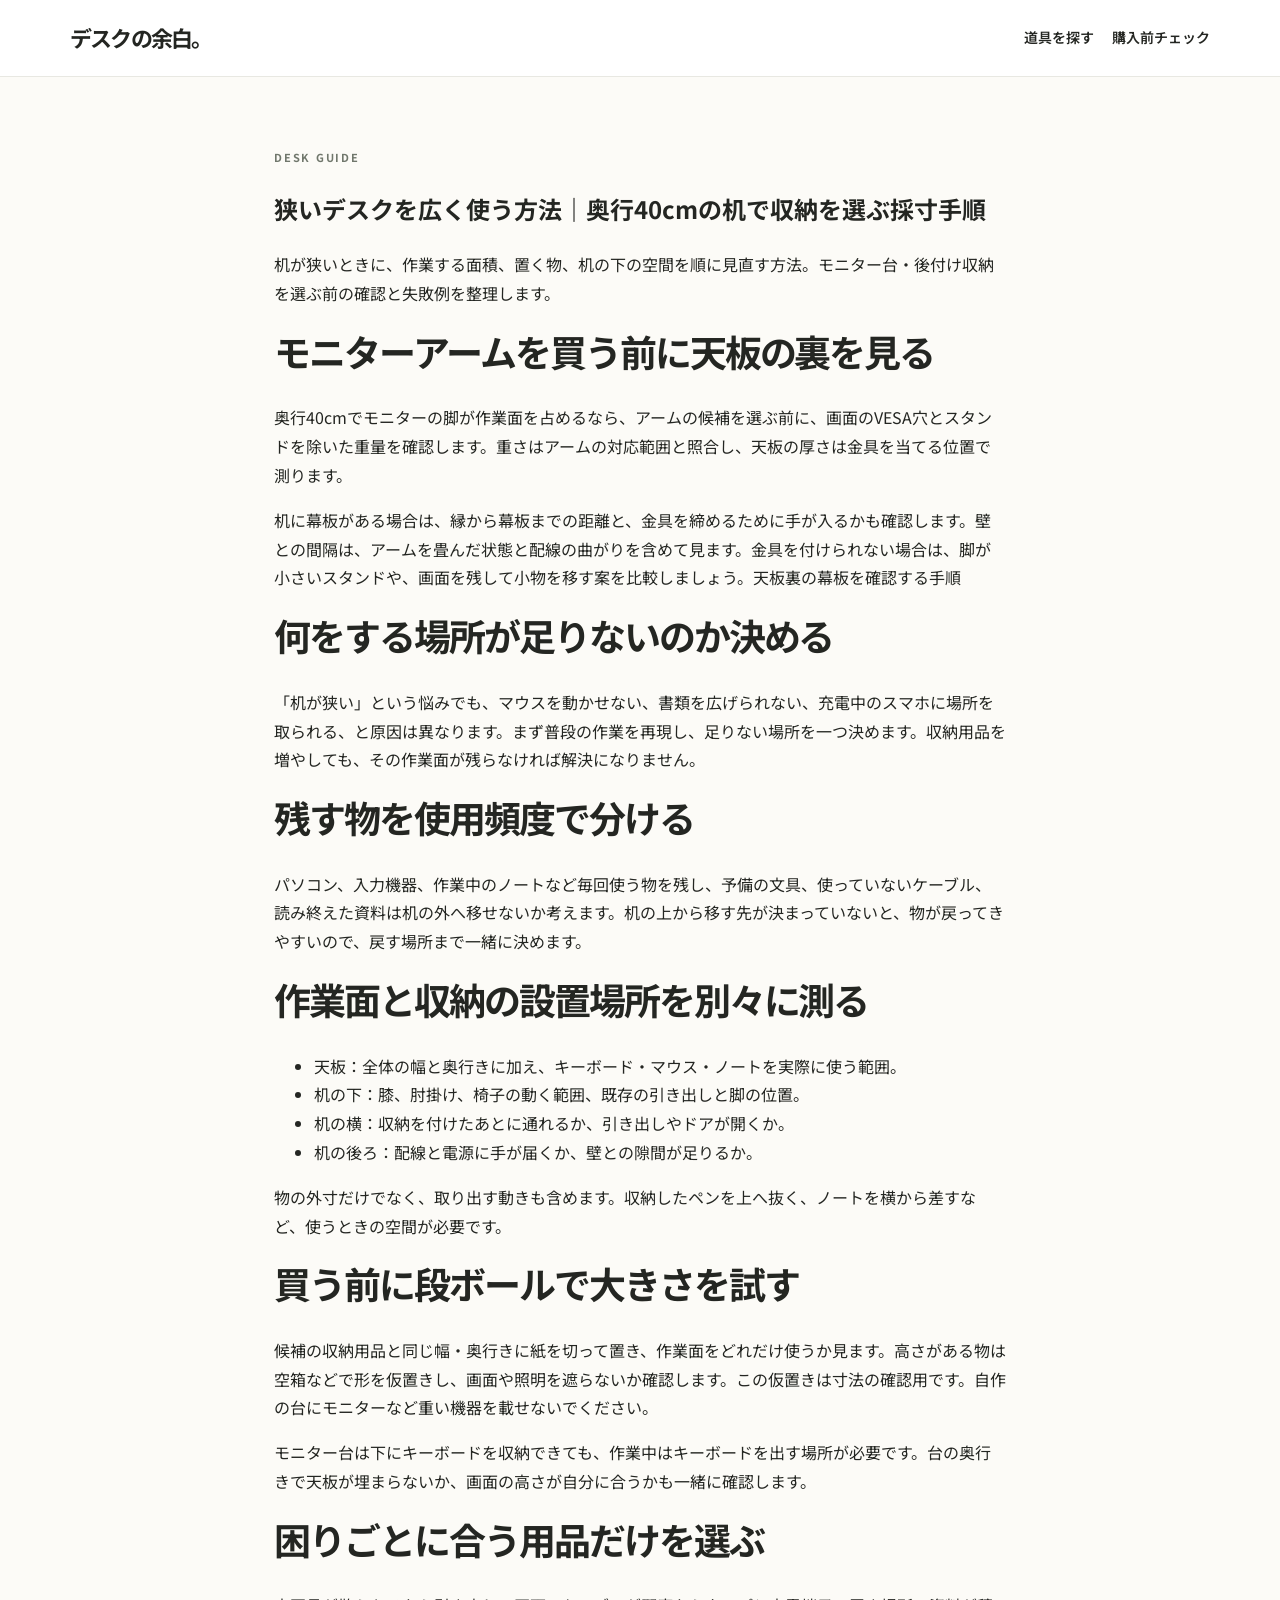
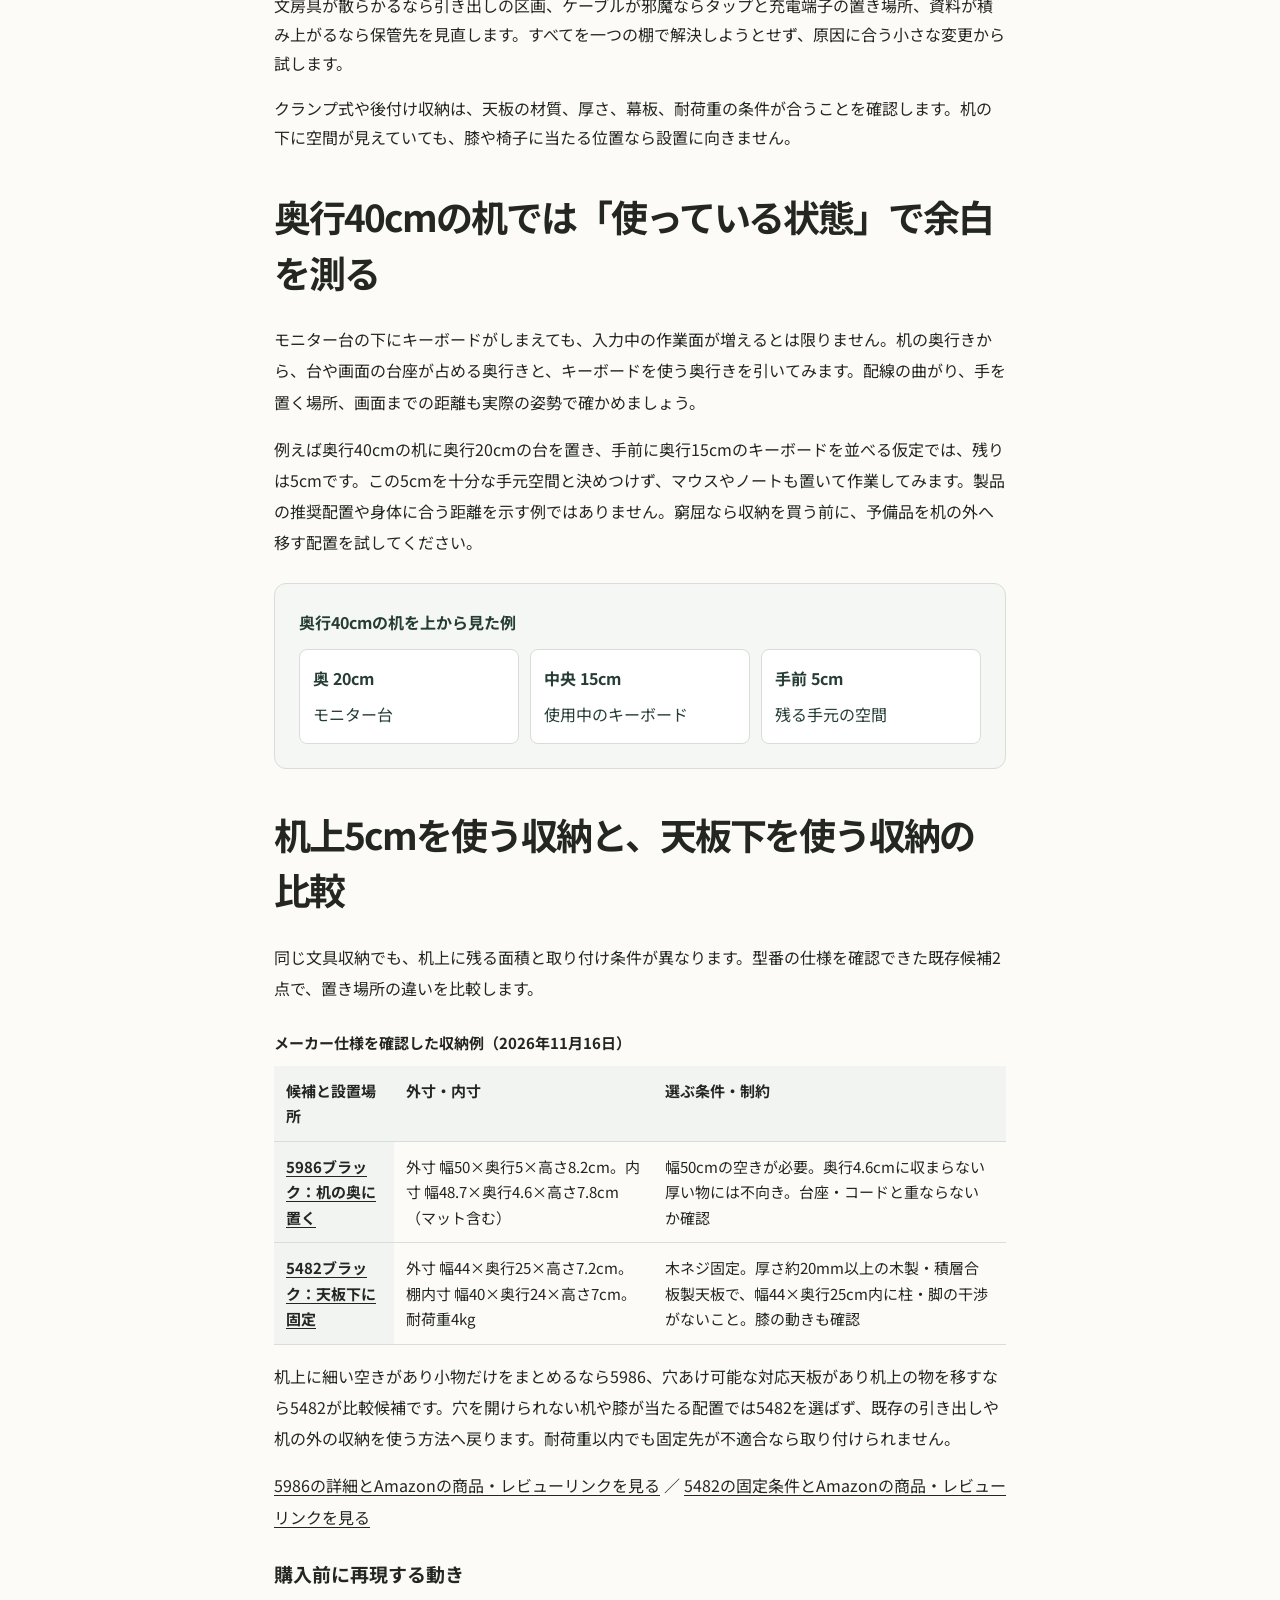
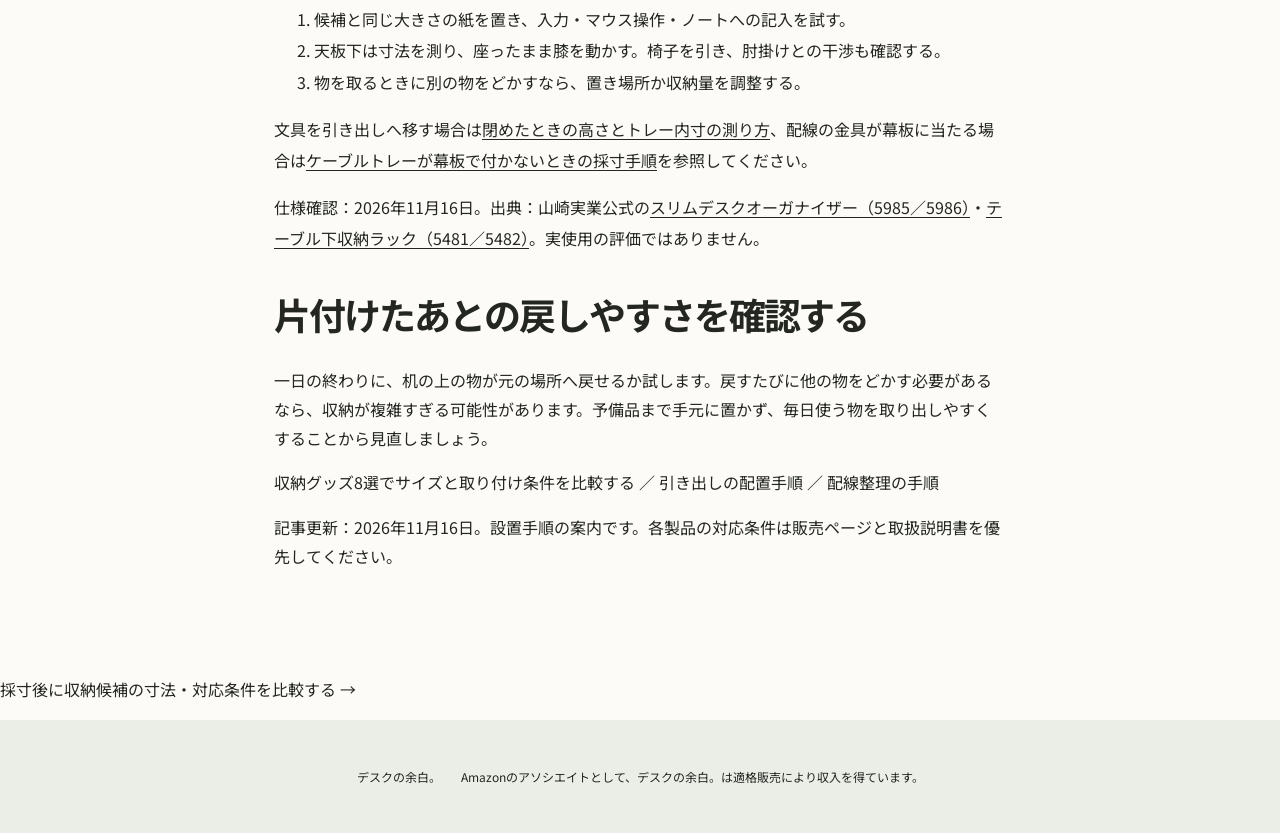
<file: notes/small-desk.html>
<!doctype html><html lang="ja"><head><meta charset="utf-8"><meta name="viewport" content="width=device-width,initial-scale=1"><meta name="description" content="机が狭いときに、作業する面積、置く物、机の下の空間を順に見直す方法。モニター台・後付け収納を選ぶ前の確認と失敗例を整理します。"><title>狭いデスクを広く使う方法｜奥行40cmの机で収納を選ぶ採寸手順｜デスクの余白。</title><link rel="stylesheet" href="../style.css"><script type="application/ld+json">{"@context": "https://schema.org", "@type": "Article", "headline": "狭いデスクを広く使う方法｜収納を買う前の採寸と配置の見直し", "description": "机が狭いときに、作業する面積、置く物、机の下の空間を順に見直す方法。モニター台・後付け収納を選ぶ前の確認と失敗例を整理します。", "inLanguage": "ja", "mainEntityOfPage": "https://desk-no-yohaku.pages.dev/notes/small-desk", "url": "https://desk-no-yohaku.pages.dev/notes/small-desk"}</script><link rel="canonical" href="https://desk-no-yohaku.pages.dev/notes/small-desk"></head><body><header class="site-header"><a class="brand" href="/">デスクの余白。</a><nav><a href="/#products">道具を探す</a><a href="/check">購入前チェック</a></nav></header><main><section class="section" style="max-width:780px"><div class="eyebrow">DESK GUIDE</div><h1>狭いデスクを広く使う方法｜奥行40cmの机で収納を選ぶ採寸手順</h1><p>机が狭いときに、作業する面積、置く物、机の下の空間を順に見直す方法。モニター台・後付け収納を選ぶ前の確認と失敗例を整理します。</p><h2>モニターアームを買う前に天板の裏を見る</h2><p>奥行40cmでモニターの脚が作業面を占めるなら、アームの候補を選ぶ前に、画面のVESA穴とスタンドを除いた重量を確認します。重さはアームの対応範囲と照合し、天板の厚さは金具を当てる位置で測ります。</p><p>机に幕板がある場合は、縁から幕板までの距離と、金具を締めるために手が入るかも確認します。壁との間隔は、アームを畳んだ状態と配線の曲がりを含めて見ます。金具を付けられない場合は、脚が小さいスタンドや、画面を残して小物を移す案を比較しましょう。<a href="/notes/cable-management">天板裏の幕板を確認する手順</a></p><h2>何をする場所が足りないのか決める</h2><p>「机が狭い」という悩みでも、マウスを動かせない、書類を広げられない、充電中のスマホに場所を取られる、と原因は異なります。まず普段の作業を再現し、足りない場所を一つ決めます。収納用品を増やしても、その作業面が残らなければ解決になりません。</p>
<h2>残す物を使用頻度で分ける</h2><p>パソコン、入力機器、作業中のノートなど毎回使う物を残し、予備の文具、使っていないケーブル、読み終えた資料は机の外へ移せないか考えます。机の上から移す先が決まっていないと、物が戻ってきやすいので、戻す場所まで一緒に決めます。</p>
<h2>作業面と収納の設置場所を別々に測る</h2><ul><li>天板：全体の幅と奥行きに加え、キーボード・マウス・ノートを実際に使う範囲。</li><li>机の下：膝、肘掛け、椅子の動く範囲、既存の引き出しと脚の位置。</li><li>机の横：収納を付けたあとに通れるか、引き出しやドアが開くか。</li><li>机の後ろ：配線と電源に手が届くか、壁との隙間が足りるか。</li></ul><p>物の外寸だけでなく、取り出す動きも含めます。収納したペンを上へ抜く、ノートを横から差すなど、使うときの空間が必要です。</p>
<h2>買う前に段ボールで大きさを試す</h2><p>候補の収納用品と同じ幅・奥行きに紙を切って置き、作業面をどれだけ使うか見ます。高さがある物は空箱などで形を仮置きし、画面や照明を遮らないか確認します。この仮置きは寸法の確認用です。自作の台にモニターなど重い機器を載せないでください。</p><p>モニター台は下にキーボードを収納できても、作業中はキーボードを出す場所が必要です。台の奥行きで天板が埋まらないか、画面の高さが自分に合うかも一緒に確認します。</p>
<h2>困りごとに合う用品だけを選ぶ</h2><p>文房具が散らかるなら引き出しの区画、ケーブルが邪魔ならタップと充電端子の置き場所、資料が積み上がるなら保管先を見直します。すべてを一つの棚で解決しようとせず、原因に合う小さな変更から試します。</p><p>クランプ式や後付け収納は、天板の材質、厚さ、幕板、耐荷重の条件が合うことを確認します。机の下に空間が見えていても、膝や椅子に当たる位置なら設置に向きません。</p>
<section class="fit-guide" aria-labelledby="desk-fit"><h2 id="desk-fit">奥行40cmの机では「使っている状態」で余白を測る</h2><p>モニター台の下にキーボードがしまえても、入力中の作業面が増えるとは限りません。机の奥行きから、台や画面の台座が占める奥行きと、キーボードを使う奥行きを引いてみます。配線の曲がり、手を置く場所、画面までの距離も実際の姿勢で確かめましょう。</p><p>例えば奥行40cmの机に奥行20cmの台を置き、手前に奥行15cmのキーボードを並べる仮定では、残りは5cmです。この5cmを十分な手元空間と決めつけず、マウスやノートも置いて作業してみます。製品の推奨配置や身体に合う距離を示す例ではありません。窮屈なら収納を買う前に、予備品を机の外へ移す配置を試してください。</p><figure class="setup-map" id="setup-map"><figcaption>奥行40cmの机を上から見た例</figcaption><ol><li><strong>奥 20cm</strong><span>モニター台</span></li><li><strong>中央 15cm</strong><span>使用中のキーボード</span></li><li><strong>手前 5cm</strong><span>残る手元の空間</span></li></ol></figure><h2>机上5cmを使う収納と、天板下を使う収納の比較</h2><p>同じ文具収納でも、机上に残る面積と取り付け条件が異なります。型番の仕様を確認できた既存候補2点で、置き場所の違いを比較します。</p><div class="compare-scroll" tabindex="0" role="region" aria-label="机上と天板下の収納条件比較"><table><caption>メーカー仕様を確認した収納例（2026年11月16日）</caption><thead><tr><th scope="col">候補と設置場所</th><th scope="col">外寸・内寸</th><th scope="col">選ぶ条件・制約</th></tr></thead><tbody><tr><th scope="row"><a href="/notes/small-desk-goods-8#pick-3">5986ブラック：机の奥に置く</a></th><td>外寸 幅50×奥行5×高さ8.2cm。内寸 幅48.7×奥行4.6×高さ7.8cm（マット含む）</td><td>幅50cmの空きが必要。奥行4.6cmに収まらない厚い物には不向き。台座・コードと重ならないか確認</td></tr><tr><th scope="row"><a href="/notes/small-desk-goods-8#pick-1">5482ブラック：天板下に固定</a></th><td>外寸 幅44×奥行25×高さ7.2cm。棚内寸 幅40×奥行24×高さ7cm。耐荷重4kg</td><td>木ネジ固定。厚さ約20mm以上の木製・積層合板製天板で、幅44×奥行25cm内に柱・脚の干渉がないこと。膝の動きも確認</td></tr></tbody></table></div><p>机上に細い空きがあり小物だけをまとめるなら5986、穴あけ可能な対応天板があり机上の物を移すなら5482が比較候補です。穴を開けられない机や膝が当たる配置では5482を選ばず、既存の引き出しや机の外の収納を使う方法へ戻ります。耐荷重以内でも固定先が不適合なら取り付けられません。</p><p><a href="/notes/small-desk-goods-8#pick-3">5986の詳細とAmazonの商品・レビューリンクを見る</a> ／ <a href="/notes/small-desk-goods-8#pick-1">5482の固定条件とAmazonの商品・レビューリンクを見る</a></p><h3>購入前に再現する動き</h3><ol><li>候補と同じ大きさの紙を置き、入力・マウス操作・ノートへの記入を試す。</li><li>天板下は寸法を測り、座ったまま膝を動かす。椅子を引き、肘掛けとの干渉も確認する。</li><li>物を取るときに別の物をどかすなら、置き場所か収納量を調整する。</li></ol><p>文具を引き出しへ移す場合は<a href="/notes/drawer-organization">閉めたときの高さとトレー内寸の測り方</a>、配線の金具が幕板に当たる場合は<a href="/notes/cable-management">ケーブルトレーが幕板で付かないときの採寸手順</a>を参照してください。</p><p class="muted">仕様確認：2026年11月16日。出典：山崎実業公式の<a href="https://www.yamajitsu.co.jp/products/242213">スリムデスクオーガナイザー（5985／5986）</a>・<a href="https://www.yamajitsu.co.jp/products/242002">テーブル下収納ラック（5481／5482）</a>。実使用の評価ではありません。</p></section><h2>片付けたあとの戻しやすさを確認する</h2><p>一日の終わりに、机の上の物が元の場所へ戻せるか試します。戻すたびに他の物をどかす必要があるなら、収納が複雑すぎる可能性があります。予備品まで手元に置かず、毎日使う物を取り出しやすくすることから見直しましょう。</p><p><a href="/notes/small-desk-goods-8">収納グッズ8選でサイズと取り付け条件を比較する</a> ／ <a href="/notes/drawer-organization">引き出しの配置手順</a> ／ <a href="/notes/cable-management">配線整理の手順</a></p><p class="muted">記事更新：2026年11月16日。設置手順の案内です。各製品の対応条件は販売ページと取扱説明書を優先してください。</p></section><p><a href="/notes/small-desk-goods-8">採寸後に収納候補の寸法・対応条件を比較する →</a></p></main><footer><a href="/">デスクの余白。</a><p>Amazonのアソシエイトとして、デスクの余白。は適格販売により収入を得ています。</p></footer><!-- Cloudflare Web Analytics --><script type='module' src='https://static.cloudflareinsights.com/beacon.min.js' data-cf-beacon='{"token": "b279277d8dfe49c0ad2bdf793476e3ce"}'></script><!-- End Cloudflare Web Analytics --></body></html>
</file>
<file: style.css>
@import url('https://fonts.googleapis.com/css2?family=Noto+Sans+JP:wght@400;500;600;700&display=swap');
:root{--ink:#433b40;--muted:#776e74;--rose:#b16d8d;--rose-dark:#965473;--cream:#fffaf7;--line:#f0e5e9;--mint:#e9f3ed;--lav:#f0eafa}
*{box-sizing:border-box}html{scroll-behavior:smooth}body{margin:0;background:var(--cream);color:var(--ink);font-family:'Noto Sans JP',system-ui,sans-serif;font-size:15px;line-height:1.85}a{color:inherit;text-decoration:none}button{font-family:inherit}img,svg{max-width:100%}[hidden]{display:none!important}
.site-header{display:flex;align-items:center;justify-content:space-between;gap:22px;padding:18px max(22px,calc((100vw - 1140px)/2));background:#fff;box-shadow:0 1px 0 #f3e9ed}.brand{font-size:22px;font-weight:700;letter-spacing:-.08em;white-space:nowrap}.brand span{color:#d7a1b6}.site-header nav{display:flex;flex-wrap:wrap;gap:10px 18px;font-size:12px;font-weight:600}.site-header nav a:hover{color:var(--rose)}
.announcement{text-align:center;background:#f9e7ed;padding:7px 16px;color:#956780;font-size:11px;letter-spacing:.08em}
.hero{position:relative;isolation:isolate;overflow:hidden;min-height:460px;padding:72px max(24px,calc((100vw - 1110px)/2)) 44px;background:radial-gradient(circle at 85% 32%,#f5dbe8 0 13%,transparent 33%),linear-gradient(115deg,#fff7ed,#fceaf2 64%,#eef7ef);border-radius:0 0 38px 38px}.hero>*:not(.hero-stickers){position:relative;z-index:1}.eyebrow{font-size:11px;letter-spacing:.16em;color:#ae8295;font-weight:700}.hero h1{font-size:clamp(40px,5.8vw,70px);letter-spacing:-.075em;line-height:1.35;margin:22px 0}.hero h1 em{font-style:normal;color:#a66c89}.hero p{max-width:540px;line-height:2;color:#6b6066;margin:0 0 25px}.hero-cta,.primary,.check-cta{display:inline-flex;align-items:center;justify-content:center;gap:12px;background:var(--rose);color:white!important;border-radius:100px;padding:12px 22px;font-size:13px;font-weight:700;min-height:44px}.hero-cta:hover,.primary:hover,.check-cta:hover{background:var(--rose-dark)}.hero-stickers{position:absolute;right:9%;top:90px;font-size:50px;color:#d7b2c5;opacity:.6;display:flex;gap:18px;transform:rotate(-12deg)}.hero-bottom{display:flex;flex-wrap:wrap;gap:8px;margin-top:45px}.hero-bottom span{font-size:11px;background:#ffffffb8;padding:5px 12px;border-radius:100px;color:#856d79}
.section{max-width:1160px;margin:auto;padding:72px 24px}.section-top{display:flex;align-items:end;justify-content:space-between;gap:28px}.section-top p{max-width:310px;font-size:12px;color:var(--muted)}h1,h2,h3{overflow-wrap:anywhere}h2{font-size:clamp(25px,3.3vw,37px);letter-spacing:-.055em;line-height:1.5;margin:13px 0 24px}h3{line-height:1.55}.filters{display:flex;flex-wrap:wrap;gap:9px;margin:20px 0 28px}.filters button{border:1px solid #ead9e2;border-radius:100px;background:white;padding:9px 17px;color:#7c6470;font-size:12px;cursor:pointer}.filters button.active{background:var(--rose);color:white;border-color:var(--rose)}
.products{display:grid;grid-template-columns:repeat(3,minmax(0,1fr));gap:22px}.product{min-width:0;overflow:hidden;background:#fff;border:1px solid var(--line);border-radius:23px;box-shadow:0 7px 25px #8c617112;display:flex;flex-direction:column}.photo{position:relative;min-height:220px;display:flex;flex-direction:column;justify-content:center;align-items:center;gap:6px;padding:28px 15px 16px;background:linear-gradient(145deg,#faeaf0,#f2f5ec)}.product:nth-child(3n+2) .photo{background:linear-gradient(145deg,#eaf3ed,#f8f1e9)}.product:nth-child(3n+3) .photo{background:linear-gradient(145deg,#f0eafa,#f8eff1)}.photo-tag{position:absolute;top:12px;left:12px;background:#ffffffdf;border-radius:100px;padding:4px 12px;font-size:11px;color:#7f6173}.product-illustration{display:block;width:100%;max-width:270px;height:156px;object-fit:contain}.photo>a{font-size:11px;text-decoration:underline;text-underline-offset:3px;color:#855d73}.product-body{display:flex;flex-direction:column;flex:1;padding:20px}.micro{font-size:11px;color:#927d88}.product h3{font-size:16px;margin:8px 0 10px}.product p{font-size:12px;line-height:1.9;color:var(--muted);margin:0;flex:1}.actions{display:flex;gap:8px;flex-wrap:wrap;margin-top:18px}.actions a{font-size:11px;text-align:center;padding:10px 13px;border-radius:100px;min-height:40px}.actions .secondary{border:1px solid #e9dce3;background:#fff}.disclaimer{font-size:11px;line-height:1.9;color:var(--muted);margin:24px 0 0}
.comparison{background:#fff}.comparison-lead{font-size:13px;color:var(--muted)}.table-scroll{overflow-x:auto;border-radius:18px;border:1px solid var(--line);margin:24px 0}.compare-table{width:100%;border-collapse:collapse;min-width:600px;font-size:13px;text-align:left}.compare-table th,.compare-table td{padding:17px;border-bottom:1px solid var(--line)}.compare-table thead{background:#f9eaf0}.compare-table tbody tr:nth-child(even){background:#fffbfc}.check-cta{margin-top:4px}
.guide{background:#fdf0f5;max-width:none;padding-left:max(24px,calc((100vw - 1110px)/2));padding-right:max(24px,calc((100vw - 1110px)/2))}.steps{display:grid;grid-template-columns:repeat(3,minmax(0,1fr));gap:18px}.steps article{background:white;border-radius:20px;padding:24px}.steps span{color:#bd8da5;font-weight:700}.steps h3{font-size:18px}.steps p{font-size:13px;color:var(--muted)}
.article-grid{display:grid;grid-template-columns:repeat(3,minmax(0,1fr));gap:18px}.article-tile{display:flex;flex-direction:column;min-height:230px;padding:24px;border-radius:22px;background:white;border:1px solid var(--line)}.article-tile:nth-child(2){background:#f1f7f1}.article-tile:nth-child(3){background:#f3eff9}.article-number{font-size:10px;color:#b1859c;letter-spacing:.13em}.article-tile h3{font-size:18px;margin:12px 0}.article-tile p{font-size:12px;color:var(--muted);margin:0;flex:1}.read-more{font-size:12px;font-weight:700;color:var(--rose);margin-top:18px}.about{max-width:900px}.about p{font-size:13px;color:var(--muted)}footer{display:flex;justify-content:center;align-items:center;gap:12px 20px;flex-wrap:wrap;background:#f7eaf0;padding:34px 22px;text-align:center;font-size:12px}footer strong{font-size:17px}footer small{flex-basis:100%;font-size:11px;color:#76636d}
@media(max-width:880px){.site-header{align-items:flex-start;flex-direction:column;gap:8px}.products{grid-template-columns:repeat(2,minmax(0,1fr))}.article-grid,.steps{grid-template-columns:repeat(2,minmax(0,1fr))}.section-top{display:block}.hero-stickers{right:-20px;opacity:.3}}
@media(max-width:570px){body{font-size:14px}.site-header{padding:14px 18px}.brand{font-size:21px}.site-header nav{gap:8px 13px;font-size:11px}.announcement{font-size:10px}.hero{padding:52px 21px 30px;min-height:auto;border-radius:0 0 28px 28px}.hero h1{font-size:42px;margin:18px 0}.hero p{font-size:13px;line-height:1.9}.hero p br{display:none}.hero-bottom{margin-top:28px}.section{padding:48px 18px}.products,.article-grid,.steps{grid-template-columns:1fr;gap:16px}.product-illustration{height:175px}.photo{min-height:220px}.product h3{font-size:17px}.product-body{padding:20px}.filters{gap:7px}.filters button{font-size:11px;padding:8px 13px}.compare-table{font-size:12px}.guide{padding:48px 18px}.article-tile{min-height:195px}.actions a{font-size:12px}}


/* Editorial storefront redesign: clear purpose, neutral palette, intentional typography */
:root{--ink:#242622;--muted:#686b65;--rose:#344a40;--rose-dark:#25392f;--cream:#fcfbf7;--line:#e9e8e1;--mint:#f2f3ee;--lav:#f5f4f0}
body{background:var(--cream);color:var(--ink)}
.site-header{box-shadow:0 1px 0 #e8e8e2}
.brand{font-weight:700;letter-spacing:-.08em}
.brand span{color:#9c9d91}
.announcement{background:#292e29;color:#f9f8f3;letter-spacing:.07em;padding:9px 15px}
.hero{background:#f2f0e9;border-radius:0;min-height:450px;padding-top:74px;padding-bottom:48px}
.hero:before{content:"";position:absolute;right:8%;top:16%;width:25%;height:65%;border:1px solid #c9cbc0;border-radius:150px 150px 20px 20px;transform:rotate(12deg);opacity:.65}
.hero .eyebrow{color:#59685b}
.hero h1{max-width:740px;font-size:clamp(38px,5.7vw,66px);line-height:1.38;letter-spacing:-.075em}
.hero h1 em{color:#354c40}
.hero p{color:#50574f}
.hero-cta,.primary,.check-cta{background:#344a40}
.hero-cta:hover,.primary:hover,.check-cta:hover{background:#24382e}
.hero-stickers{right:10%;top:36%;transform:rotate(-10deg);font-size:12px;display:flex;flex-direction:column;gap:2px;color:#4f6253;opacity:.65;letter-spacing:.18em;font-weight:700}
.hero-bottom span{background:#fff;border:1px solid #e0e0d7;color:#505a50}
.eyebrow,.micro{color:#70776c}
.filters button{border-color:#d9ded4;color:#485148}
.filters button.active{background:#344a40;border-color:#344a40}
.product{border-color:#e7e8e1;box-shadow:0 5px 24px #262c2310;border-radius:18px}
.photo,.product:nth-child(3n+2) .photo,.product:nth-child(3n+3) .photo{background:#f2f2ec}
.product:nth-child(3n+2) .photo{background:#ecefe9}
.product:nth-child(3n+3) .photo{background:#f0eee8}
.photo-tag{color:#4b514a;border:1px solid #e2e5dd}
.photo>a{color:#3d5647}
.product-body h3{font-size:17px;letter-spacing:-.035em}
.actions a{border-radius:9px}
.guide{background:#f0f1eb}
.steps article,.article-tile{border:1px solid #e4e6de;border-radius:15px}
.article-tile:nth-child(2),.article-tile:nth-child(3){background:white}
.article-number,.read-more{color:#4d6253}
.comparison{background:#fff}
.compare-table thead{background:#eef0e9}
footer{background:#ebeee7}
@media(max-width:570px){.hero{padding-top:46px;padding-bottom:32px}.hero:before{right:-35%;top:5%;width:62%;height:80%;opacity:.2}.hero h1{font-size:36px;line-height:1.4}.hero-stickers{display:none}.product-illustration{height:175px}.photo{min-height:210px}.announcement{font-size:10px;line-height:1.6}}


/* Curated storefront category navigation */
.shop-paths{background:#fff;padding:64px 24px 28px}.shop-paths-inner{max-width:1110px;margin:auto}.shop-kicker{font-size:10px;letter-spacing:.18em;font-weight:700;color:#6d766c}.shop-paths h2{font-size:clamp(25px,3.5vw,36px);margin:12px 0 26px}.path-grid{display:grid;grid-template-columns:repeat(4,minmax(0,1fr));gap:14px}.path-grid a{position:relative;display:flex;flex-direction:column;align-items:flex-start;min-height:196px;border:1px solid #e8e7e0;border-radius:6px;padding:22px;background:#f8f7f2;transition:transform .2s,box-shadow .2s}.path-grid a:nth-child(2){background:#f1f3ef}.path-grid a:nth-child(3){background:#f5f2ec}.path-grid a:nth-child(4){background:#f3f4f0}.path-grid a:hover{transform:translateY(-3px);box-shadow:0 9px 22px #2d342310}.path-symbol{font-size:35px;line-height:1.2;color:#7a8877;margin-bottom:auto}.path-grid strong{font-size:15px;letter-spacing:-.03em}.path-grid small{font-size:11px;color:#71766e;margin-top:4px}.path-arrow{position:absolute;right:17px;top:14px;font-size:17px;color:#7c8679}.product{border-radius:8px}.photo{min-height:245px}.product-illustration{height:180px}.product-body{padding:19px}.product h3{font-size:16px}.section#products{padding-top:65px}.article-tile{border-radius:8px}@media(max-width:820px){.path-grid{grid-template-columns:repeat(2,minmax(0,1fr))}}@media(max-width:570px){.shop-paths{padding:45px 16px 10px}.path-grid{gap:10px}.path-grid a{min-height:160px;padding:15px 12px}.path-symbol{font-size:27px}.path-grid strong{font-size:13px}.path-grid small{font-size:10px}.photo{min-height:220px}.product-illustration{height:168px}}


/* Photo-led editorial redesign. Photographs illustrate desk styles, not the listed SKUs. */
.hero-photo{min-height:560px;background:#e8e4db;display:flex;flex-direction:column;justify-content:center;color:#242821}
.hero-photo-image{position:absolute;inset:0;z-index:-2;background-image:url('assets/small-desk-generated.webp');background-size:cover;background-position:center 52%}
.hero-photo-shade{position:absolute;inset:0;z-index:-1;background:linear-gradient(90deg,rgba(250,248,241,.97) 0%,rgba(250,248,241,.91) 35%,rgba(250,248,241,.36) 63%,rgba(250,248,241,.02) 100%)}
.hero-photo:before{display:none}.hero-photo h1{font-size:clamp(42px,6vw,70px);max-width:720px}.hero-photo p{max-width:500px}.hero-photo .eyebrow{font-size:11px}.hero-photo .hero-bottom span{background:#fffffff0}
.product-photo-scene{width:100%;height:225px;background-size:cover;background-position:center;filter:saturate(.75)}.product-photo-scene .scene-object{display:none}
.scene-1{background-image:url('https://images.unsplash.com/photo-1513542789411-b6a5d4f31634?auto=format&fit=crop&w=800&q=80')}
.scene-2{background-image:url('assets/small-desk-generated.webp')}
.scene-3{background-image:url('https://images.unsplash.com/photo-1497366811353-6870744d04b2?auto=format&fit=crop&w=800&q=80')}
.scene-4{background-image:url('https://images.unsplash.com/photo-1519389950473-47ba0277781c?auto=format&fit=crop&w=800&q=80')}
.scene-5{background-image:url('https://images.unsplash.com/photo-1586023492125-27b2c045efd7?auto=format&fit=crop&w=800&q=80')}
.scene-6{background-image:url('https://images.unsplash.com/photo-1513542789411-b6a5d4f31634?auto=format&fit=crop&w=800&q=80')}
.photo{padding:0;min-height:0;display:block;background:#e8e8e3!important}.photo-tag{z-index:2;top:12px;left:12px;font-weight:700}.photo>a{display:block;background:white;padding:9px 14px;font-size:12px;text-align:left;text-decoration:none;border-top:1px solid #e9e8e3;color:#344a40;font-weight:600}.product-body{padding:20px}.product h3{font-size:16px}.product p{font-size:12px}
.shop-paths{padding-top:56px}.path-grid a{border-radius:10px}
@media(max-width:570px){.hero-photo{min-height:520px;padding-top:60px;padding-bottom:35px}.hero-photo-image{background-position:60% center}.hero-photo-shade{background:linear-gradient(90deg,rgba(250,248,241,.94),rgba(250,248,241,.80) 62%,rgba(250,248,241,.35))}.hero-photo h1{font-size:39px}.hero-photo p{font-size:13px}.product-photo-scene{height:220px}}


/* Mobile hero visibility hotfix 2026-11-09 */
.hero-photo{isolation:isolate;display:block;min-height:480px;padding-top:72px;padding-bottom:34px;background-color:#d8d1c4}
.hero-photo-image{z-index:0!important;background-image:url('assets/small-desk-generated.webp')!important;background-position:center center}
.hero-photo-shade{z-index:1!important;background:linear-gradient(90deg,rgba(249,247,241,.94) 0%,rgba(249,247,241,.80) 43%,rgba(249,247,241,.18) 100%)}
.hero-photo>*:not(.hero-photo-image):not(.hero-photo-shade){position:relative;z-index:2}
.hero-photo h1{max-width:670px;font-size:clamp(34px,5vw,64px);line-height:1.36;margin:14px 0 14px}
.hero-photo p{font-size:14px;line-height:1.75}
.hero-photo .hero-bottom{margin-top:18px}
@media(max-width:570px){
.site-header{display:flex;flex-direction:row;align-items:center;gap:12px;padding:13px 16px}
.brand{font-size:21px}
.site-header nav{display:flex;flex-wrap:nowrap;overflow-x:auto;gap:15px;max-width:60vw;scrollbar-width:none;white-space:nowrap;font-size:11px}
.site-header nav::-webkit-scrollbar{display:none}
.announcement{display:none}
.hero-photo{min-height:415px;padding:48px 18px 22px}
.hero-photo-image{background-position:64% center}
.hero-photo-shade{background:linear-gradient(90deg,rgba(249,247,241,.96),rgba(249,247,241,.83) 62%,rgba(249,247,241,.26))}
.hero-photo h1{font-size:34px;line-height:1.35;max-width:360px}
.hero-photo .eyebrow{font-size:9px;letter-spacing:.07em}
.hero-photo p{font-size:12px;max-width:310px;line-height:1.7}
.hero-photo .hero-cta{padding:11px 19px;min-height:42px;font-size:12px}
.hero-photo .hero-bottom{gap:6px;margin-top:16px}
.hero-photo .hero-bottom span{font-size:10px;padding:3px 9px}
.shop-paths{padding-top:30px}
.shop-paths h2{margin:8px 0 17px}
}


/* Definitive hero fix: paint the photograph directly on the hero element.
   This avoids negative stacking contexts and pseudo-element overlays. */
.hero.hero-photo{background-image:linear-gradient(90deg,rgba(250,248,241,.95) 0%,rgba(250,248,241,.78) 39%,rgba(250,248,241,.12) 100%),url("assets/small-desk-generated.webp")!important;background-color:#e8e4db!important;background-size:cover!important;background-position:center center!important}
.hero.hero-photo .hero-photo-image,.hero.hero-photo .hero-photo-shade{display:none!important}
@media(max-width:570px){.hero.hero-photo{background-image:linear-gradient(90deg,rgba(250,248,241,.95) 0%,rgba(250,248,241,.78) 58%,rgba(250,248,241,.24) 100%),url("assets/small-desk-generated.webp")!important;background-position:62% center!important}}


/* Readability pass: prioritize legible Japanese text on phones */
body{font-size:16px;line-height:1.8}
.site-header nav{font-size:14px}
.section-top p,.comparison-lead,.about p,.steps p,.article-tile p,.product p{font-size:15px;line-height:1.8}
.product h3{font-size:19px;line-height:1.55}
.micro,.photo>a,.disclaimer{font-size:13px}
.photo-tag{font-size:13px;max-width:calc(100% - 24px);white-space:normal;line-height:1.4}
.filters button{font-size:15px;padding:11px 17px;min-height:44px;font-weight:600}
.path-grid strong{font-size:17px}.path-grid small{font-size:13px}
.actions a{font-size:14px;min-height:44px}
.article-tile h3,.steps h3{font-size:20px}
.read-more{font-size:14px}
@media(max-width:570px){
body{font-size:16px}
.site-header nav{font-size:13px;max-width:64vw}
.hero-photo p{font-size:15px}
.hero-photo .hero-cta{font-size:15px}
.hero-photo .hero-bottom span{font-size:12px}
.shop-paths h2,.section h2{font-size:27px}
.path-grid strong{font-size:15px;line-height:1.5}
.path-grid small{font-size:12px}
.path-grid a{min-height:172px}
.filters button{font-size:14px;padding:10px 15px}
.product h3{font-size:19px}
.product p,.article-tile p,.steps p,.about p,.section-top p{font-size:15px}
.photo-tag{font-size:13px}
.micro,.photo>a{font-size:13px}
.actions a{font-size:14px}
.disclaimer{font-size:12px}
}


/* Compact product browsing: less scrolling, legible copy */
.product-photo-scene{height:150px!important;background-position:center}
.photo{min-height:0!important}
.product-body{padding:14px 16px}
.product h3{font-size:18px;margin:5px 0 6px}
.product p{line-height:1.6}
.actions{margin-top:12px}
.shop-paths{padding-top:30px;padding-bottom:12px}
.path-grid a{min-height:140px}
.section#products{padding-top:35px}
@media(max-width:570px){
.hero.hero-photo{min-height:350px!important;padding-top:32px;padding-bottom:22px}
.hero-photo h1{font-size:31px;margin:10px 0}
.hero-photo p{font-size:14px;margin-bottom:14px}
.hero-photo .hero-bottom{margin-top:12px}
.shop-paths{padding:24px 16px 8px}
.shop-paths h2{font-size:25px;margin:5px 0 12px}
.path-grid{gap:8px}
.path-grid a{min-height:122px;padding:11px}
.path-symbol{font-size:22px}
.path-grid strong{font-size:14px}
.path-grid small{font-size:11px}
.section#products{padding-top:28px}
.products{gap:12px}
.product{display:grid;grid-template-columns:116px minmax(0,1fr);align-items:stretch}
.photo{display:flex;flex-direction:column;justify-content:space-between;min-width:0}
.product-photo-scene{height:125px!important;min-height:125px}
.photo-tag{font-size:10px;top:5px;left:5px;padding:3px 5px;max-width:calc(100% - 10px)}
.photo>a{padding:7px;font-size:10px;line-height:1.5}
.product-body{padding:12px 11px}
.product h3{font-size:16px;line-height:1.45;margin:4px 0}
.product p{font-size:13px;line-height:1.55}
.micro{font-size:11px}
.actions{margin-top:9px;gap:5px}
.actions a{font-size:12px;padding:8px 9px;min-height:38px}
}

/* Article entry thumbnails: each drawing matches its article, not unrelated stock photos */
.article-topic-art{display:block;width:100%;aspect-ratio:320/190;margin-bottom:15px;overflow:hidden;border-radius:12px;background:#eef2ed}.article-topic-art svg{display:block;width:100%;height:100%}.article-tile{overflow:hidden}.article-tile .article-number{font-size:12px;line-height:1.5}

/* Match each homepage product card to its illustrated item; override old stock photo scenes. */
.product-photo-scene.product-specific-diagram{background-image:none!important;background:#f0f3ee!important;filter:none!important;overflow:hidden}.product-specific-diagram svg{width:100%;height:100%;display:block;object-fit:contain}

/* Neutral product card while official photo rights are unverified */
.product-photo-placeholder{height:150px;display:flex;align-items:center;justify-content:center;background:#f5f5f2;color:#9a9f9b;letter-spacing:.18em;font-size:10px;font-weight:600;border-bottom:1px solid #ecece7}
@media(max-width:570px){.product-photo-placeholder{height:125px;font-size:8px}}

/* Product listings: no fake stock images, decorative drawings, or empty image panels. */
#products .product{display:flex;flex-direction:column;background:#fff;border:1px solid #e4e6df;border-radius:12px;overflow:hidden}
#products .product .photo{display:block;background:transparent!important;min-height:0!important;order:2}
#products .product .photo-tag{display:none}
#products .product .photo>a{display:block;border-top:1px solid #e7e9e3;padding:12px 16px;font-size:13px;background:#fafbf9;color:#35574b;text-decoration:underline;text-underline-offset:3px}
#products .product .product-body{order:1;padding:20px}
#products .product .micro{color:#65716a;font-size:12px}
#products .product h3{font-size:19px;line-height:1.5}
#products .product p{font-size:14px;line-height:1.7}
@media(max-width:570px){#products .product{display:flex;grid-template-columns:none}#products .product .product-body{padding:17px}#products .product .photo>a{padding:11px 17px}}

/* Editorial photos: modest, consistent horizontal thumbnails, never oversized illustrations. */
.article-tile .article-thumb-photo{display:block;width:100%;height:132px;max-height:132px;object-fit:cover;object-position:center;border-radius:8px;margin:0 0 13px;background:#edf0eb}
.article-tile{min-height:0!important}
@media(max-width:570px){.article-tile .article-thumb-photo{height:104px;max-height:104px}.article-tile{padding:16px!important}.article-tile h3{margin:7px 0}}

/* Compact editorial entry rows: thumbnail left, article information right. */
#articles .article-grid{display:grid;grid-template-columns:repeat(2,minmax(0,1fr));gap:12px}
#articles .article-tile{display:grid!important;grid-template-columns:112px minmax(0,1fr);grid-template-rows:auto auto 1fr auto;column-gap:14px;align-content:center;min-height:126px!important;padding:12px!important;border-radius:10px;overflow:hidden}
#articles .article-tile .article-thumb-photo{grid-column:1;grid-row:1/5;width:112px;height:100px;max-height:100px;object-fit:cover;border-radius:7px;margin:0!important;align-self:center}
#articles .article-tile .article-number{grid-column:2;grid-row:1;font-size:10px;line-height:1.3}
#articles .article-tile h3{grid-column:2;grid-row:2;font-size:15px;line-height:1.4;margin:4px 0!important}
#articles .article-tile p{grid-column:2;grid-row:3;font-size:12px;line-height:1.45;margin:0}
#articles .article-tile .read-more{grid-column:2;grid-row:4;font-size:12px;margin-top:5px}
@media(max-width:820px){#articles .article-grid{grid-template-columns:1fr;gap:9px}}
@media(max-width:570px){#articles .article-tile{grid-template-columns:88px minmax(0,1fr);column-gap:11px;min-height:104px!important;padding:9px!important}#articles .article-tile .article-thumb-photo{width:88px;height:88px;max-height:88px}#articles .article-tile .article-number{font-size:9px}#articles .article-tile h3{font-size:14px;line-height:1.35}#articles .article-tile p{font-size:11px;line-height:1.4;display:-webkit-box;-webkit-line-clamp:2;-webkit-box-orient:vertical;overflow:hidden}#articles .article-tile .read-more{font-size:11px;margin-top:3px}}

/* Approved Amazon link UI: stacked black product link and white review link. */
#products .amazon-actions{display:flex!important;flex-direction:column!important;gap:8px!important;align-items:stretch!important;margin-top:14px}
#products .amazon-actions a{box-sizing:border-box;display:flex;justify-content:center;align-items:center;text-align:center;width:100%;min-height:43px;border-radius:999px!important;padding:10px 14px!important;font-size:13px!important;line-height:1.45;font-weight:700;text-decoration:none;white-space:normal}
#products .amazon-actions a.primary{background:#202320!important;color:#fff!important;border:1px solid #202320!important}
#products .amazon-actions a.secondary{background:#fff!important;color:#3d4541!important;border:1px solid #aeb5af!important}

#products .rating-evidence{font-size:13px;font-weight:700;color:#3e5747;margin:7px 0}#products .rating-evidence small{font-size:10px;color:#737b75;font-weight:400}

/* Product comparison and measurement links: preserve the existing article layout. */
.product-comparison{margin:28px 0}.product-comparison table{border-collapse:collapse;width:100%;min-width:640px;font-size:14px}.product-comparison th,.product-comparison td{padding:12px;text-align:left;vertical-align:top;border-bottom:1px solid #d9ddd7}.product-comparison thead{background:#f2f4f1}.product-comparison caption{text-align:left;padding:8px 0}.product-comparison a,.measurement-link,.verified-spec a{text-decoration:underline;text-underline-offset:3px}.product-status,.scroll-hint{font-size:14px!important;color:#555}.pick{scroll-margin-top:20px}.reading .compare-scroll{max-width:100%}.compare-scroll:focus-visible{outline:2px solid #42665c;outline-offset:3px}

/* Focused fitting guide: scoped styles preserve existing product cards. */
.fit-guide h1{font-size:clamp(27px,4.2vw,38px);line-height:1.55;letter-spacing:-.04em;margin:18px 0 22px}.fit-guide h2{margin-top:38px}.fit-guide h3{font-size:19px;margin:26px 0 10px}.fit-guide p,.fit-guide li{line-height:1.95}.fit-guide a{text-decoration:underline;text-underline-offset:3px}.fit-guide section{scroll-margin-top:18px}.fit-breadcrumb{font-size:13px;color:#59645d;line-height:1.8;margin-bottom:24px}.fit-toc{padding:20px 24px;background:#eff3ee;border-radius:10px;margin:24px 0}.fit-toc ol{padding-left:22px;margin:8px 0 0}.fit-diagram{max-width:390px;margin:24px auto}.fit-diagram svg{display:block;width:100%;height:auto;background:#f5f4ee;border-radius:10px}.fit-diagram figcaption{font-size:12px;line-height:1.7;color:#59645d;margin-top:8px}.fit-scroll{max-width:100%;overflow-x:auto;margin:18px 0;border:1px solid #dde3dc;border-radius:8px}.fit-scroll:focus-visible{outline:2px solid #42665c;outline-offset:3px}.fit-table{width:100%;min-width:610px;border-collapse:collapse;font-size:14px;text-align:left}.fit-table caption{text-align:left;padding:12px}.fit-table th,.fit-table td{padding:14px;border-bottom:1px solid #dde3dc;vertical-align:top;line-height:1.8}.fit-table thead{background:#eff3ee}.fit-table tbody th{min-width:140px}.fit-example{border-left:3px solid #748b78;padding:8px 18px;background:#f5f6f1;margin:20px 0}.fit-example h3{margin-top:8px}.fit-sources{border-top:1px solid #dde3dc;margin-top:32px;padding-top:10px}.fit-sources a{overflow-wrap:anywhere}@media(max-width:570px){.fit-guide .fit-toc{padding:17px}.fit-guide .fit-example{padding:8px 14px}.fit-guide .fit-table{font-size:13px}.fit-guide .fit-breadcrumb{font-size:12px}}

/* Measurement guides: keep wide comparisons inside their own scroll region. */
.fit-guide{margin:2rem 0}.fit-guide .compare-scroll{max-width:100%;overflow-x:auto}.fit-guide table{width:100%;min-width:560px;border-collapse:collapse;font-size:15px;line-height:1.7}.fit-guide th,.fit-guide td{padding:12px;text-align:left;vertical-align:top;border-bottom:1px solid #d9ddd7}.fit-guide th{background:#f2f4f1}.fit-guide caption{text-align:left;padding:10px 0;font-weight:700}.fit-guide a{text-decoration:underline;text-underline-offset:3px}.fit-guide .compare-scroll:focus-visible{outline:2px solid #42665c;outline-offset:3px}


.setup-map {
  margin: 1.5rem 0;
  padding: clamp(12px, 3vw, 24px);
  border: 1px solid #d9ddd7;
  border-radius: 12px;
  background: #f5f7f4;
  color: #263d35;
}
.setup-map figcaption { margin: 0 0 .8rem; font-weight: 700; }
.setup-map ol {
  display: grid;
  grid-template-columns: repeat(auto-fit, minmax(min(100%, 150px), 1fr));
  gap: .7rem;
  margin: 0;
  padding: 0;
  list-style: none;
}
.setup-map ol li {
  min-width: 0;
  margin: 0;
  padding: .8rem;
  border: 1px solid #d9ddd7;
  border-radius: 8px;
  background: #fff;
}
.setup-map li strong, .setup-map li span, .setup-map li a { display: block; }
.setup-map li span { margin-top: .3rem; }
.setup-map li a { margin-top: .5rem; font-weight: 700; text-decoration: underline; }
</file>
